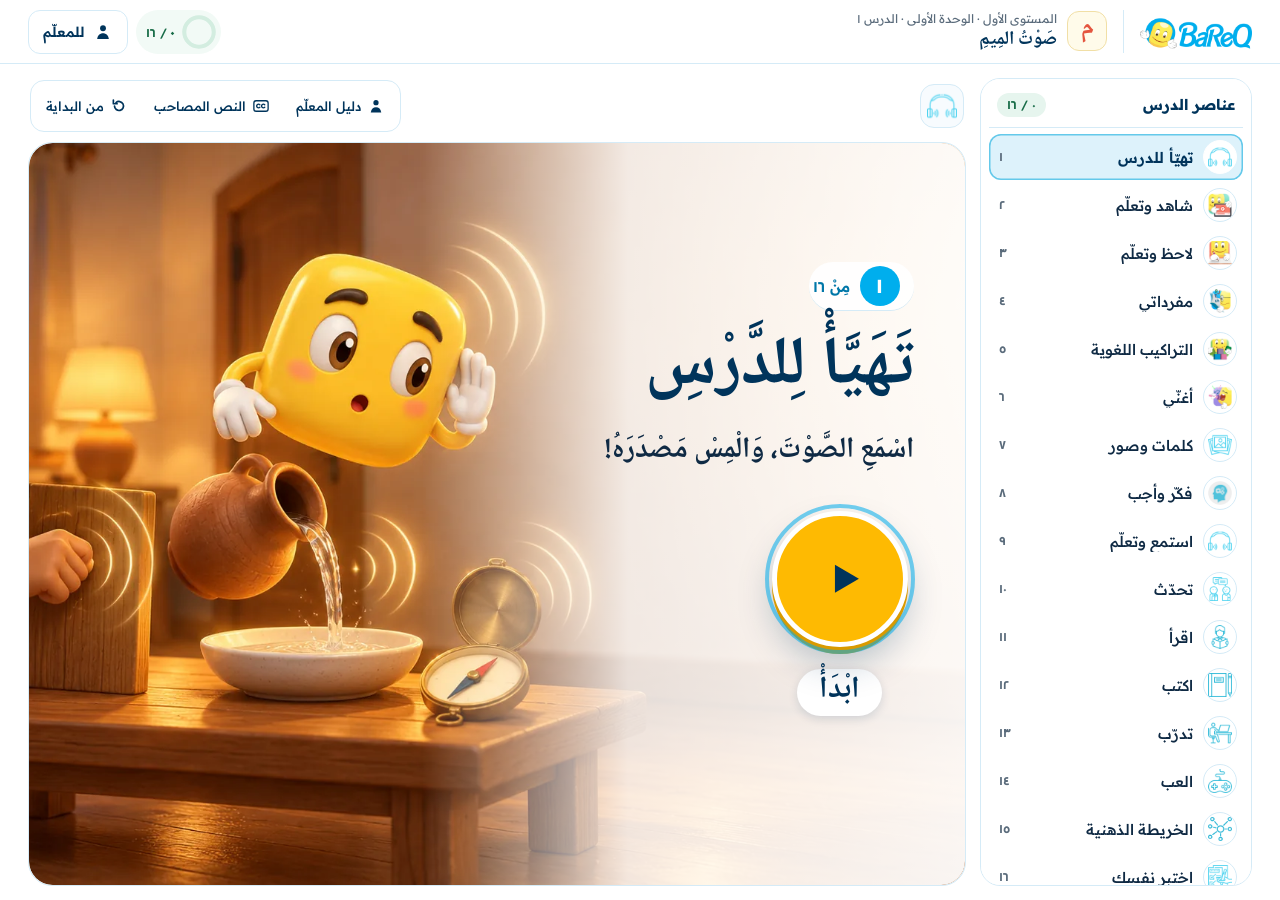
<file: index.html>
<!doctype html>
<html lang="ar" dir="rtl">
<head>
<meta charset="utf-8">
<meta name="viewport" content="width=device-width, initial-scale=1, viewport-fit=cover">
<meta name="theme-color" content="#FFFFFF">
<title>بارق · صوت الميم</title>
<link rel="preload" href="assets/fonts/web/ReadexPro-300-700-arabic.woff2" as="font" type="font/woff2" crossorigin>
<link rel="preload" href="assets/fonts/web/NotoNaskhArabic-500-arabic.woff2" as="font" type="font/woff2" crossorigin>
<meta name="description" content="عيّنة الدرس الأول L1-01-d1 كاملة على هيئة منصّة بارق — 16 عنصراً وخطة الدرس">
<link rel="stylesheet" href="css/fonts.css">
<link rel="stylesheet" href="css/tokens.css">
<link rel="stylesheet" href="css/shell.css">
<link rel="stylesheet" href="css/app.css">
<link rel="stylesheet" href="css/plan.css">
</head>
<body>
<div dir="rtl" lang="ar" class="page-root">
<a class="skip" href="#content">تخطَّ إلى النشاط</a>

<header class="hdr" role="banner">
  <div class="hdr-in">
    <a class="hdr-logo" href="#" id="homeLink" aria-label="بارق — الدرس"><img src="assets/logo/bareq-logo-owner.png" alt="شعار بارق" width="150" height="48"></a>
    <div class="hdr-lesson">
      <span class="hdr-badge" aria-hidden="true">م</span>
      <div class="hdr-lt">
        <p class="hdr-crumb">المستوى الأول · الوحدة الأولى · الدرس ١</p>
        <h1 id="lesson-title" class="hdr-title">صَوْتُ المِيمِ</h1>
      </div>
    </div>
    <div class="hdr-tools">
      <div class="hdr-progress" id="progress" role="img" aria-label="العناصر المنجزة">
        <svg viewBox="0 0 44 44" aria-hidden="true"><circle class="trk" cx="22" cy="22" r="18"/><circle class="val" cx="22" cy="22" r="18"/></svg>
        <span class="hdr-progress-t"><b>٠</b><small>/ ١٦</small></span>
      </div>
      <button type="button" class="hdr-btn hdr-menu-btn" id="menuBtn" aria-expanded="false" aria-controls="lessonMenu"><svg viewBox="0 0 48 48" aria-hidden="true"><rect x="7" y="8" width="13" height="13" rx="3.5"/><rect x="28" y="8" width="13" height="13" rx="3.5"/><rect x="7" y="27" width="13" height="13" rx="3.5"/><rect x="28" y="27" width="13" height="13" rx="3.5"/></svg><span>العناصر</span></button>
      <div class="hdr-adult">
        <button type="button" class="hdr-btn" id="adultBtn" aria-expanded="false" aria-controls="adultMenu" aria-haspopup="true"><svg viewBox="0 0 48 48" aria-hidden="true"><circle cx="24" cy="15" r="7"/><path d="M10 41c1-9 7-14 14-14s13 5 14 14z"/></svg><span>للمعلّم</span></button>
        <div class="hdr-pop" id="adultMenu" hidden role="group" aria-label="أدوات المعلّم">
          <fieldset class="seg" id="ageSeg">
            <legend>عمر الطفل</legend>
            <label><input type="radio" name="age" value="4-6"><span>٤–٦</span></label>
            <label><input type="radio" name="age" value="7-9"><span>٧–٩</span></label>
            <label><input type="radio" name="age" value="10-12"><span>١٠–١٢</span></label>
          </fieldset>
          <a class="hdr-pop-link" id="planBtn" href="#plan"><svg viewBox="0 0 24 24" aria-hidden="true"><path d="M6 3h9l4 4v14H6z M14 3v5h5 M9 12h7 M9 16h7"/></svg><span>خطة الدرس<small>صفحة مستقلّة للمعلّم</small></span></a>
          <button type="button" class="hdr-pop-link is-quiet" id="resetBtn"><svg viewBox="0 0 48 48" aria-hidden="true"><path d="M12 24a12 12 0 1 0 4-9"/><path d="M9 8v10h10"/></svg><span>بدء من جديد<small>يمسح تقدّم الدرس على هذا الجهاز</small></span></button>
          <p class="hdr-pop-note"><b>عيّنة للمراجعة</b> · L1-01-d1 · v0-12 · الصور والمقاطع مولَّدة آلياً، والأصوات مؤقّتة.</p>
        </div>
      </div>
    </div>
  </div>
</header>

<main class="lesson" id="lessonView">
  <div class="lesson-grid">
    <div class="menu-scrim" id="menuScrim" hidden></div>
    <nav class="menu" id="lessonMenu" aria-label="عناصر الدرس">
      <div class="menu-head"><span>عناصر الدرس</span><span class="menu-count" id="menuCount">٠ / ١٦</span><button type="button" class="menu-x" id="menuClose" aria-label="إغلاق"><svg viewBox="0 0 48 48" aria-hidden="true"><path d="M14 14l20 20M34 14 14 34"/></svg></button></div>
      <ul id="menu" class="menu-list"></ul>
    </nav>
    <section id="content" class="content" aria-label="النشاط المفتوح" tabindex="-1"></section>
  </div>
</main>

<article id="plan" class="lp plan-view" aria-label="خطة الدرس" hidden></article>

<footer class="footer">
  <div class="ft-in">
    <span class="ft-logo"><img src="assets/logo/bareq-logo-owner.png" alt="بارق" width="96" height="31"></span>
    <p>منصّة بارق لتعليم القراءة والكتابة بالعربية للأطفال · الحقوق محفوظة © ٢٠٢٦</p>
    <p class="status">عيّنة L1-01-d1 · v0-12 · <b>draft_unapproved</b> · نسخة مراجعة وليست المنصّة الحيّة</p>
  </div>
</footer>
</div>
<script src="js/data.js"></script>
<script src="js/core.js"></script>
<script src="js/godot.js"></script>
<script src="js/video.js"></script>
<script src="js/plan.js"></script>
<script src="js/kit.js"></script>
<script src="js/el/EL01.js"></script>
<script src="js/el/EL02.js"></script>
<script src="js/el/EL03.js"></script>
<script src="js/el/EL04.js"></script>
<script src="js/el/EL05.js"></script>
<script src="js/el/EL06.js"></script>
<script src="js/el/EL07.js"></script>
<script src="js/el/EL08.js"></script>
<script src="js/el/EL09.js"></script>
<script src="js/el/EL10.js"></script>
<script src="js/el/EL11.js"></script>
<script src="js/el/EL12.js"></script>
<script src="js/el/EL13.js"></script>
<script src="js/el/EL14.js"></script>
<script src="js/el/EL15.js"></script>
<script src="js/el/EL16.js"></script>
</body>
</html>
</file>
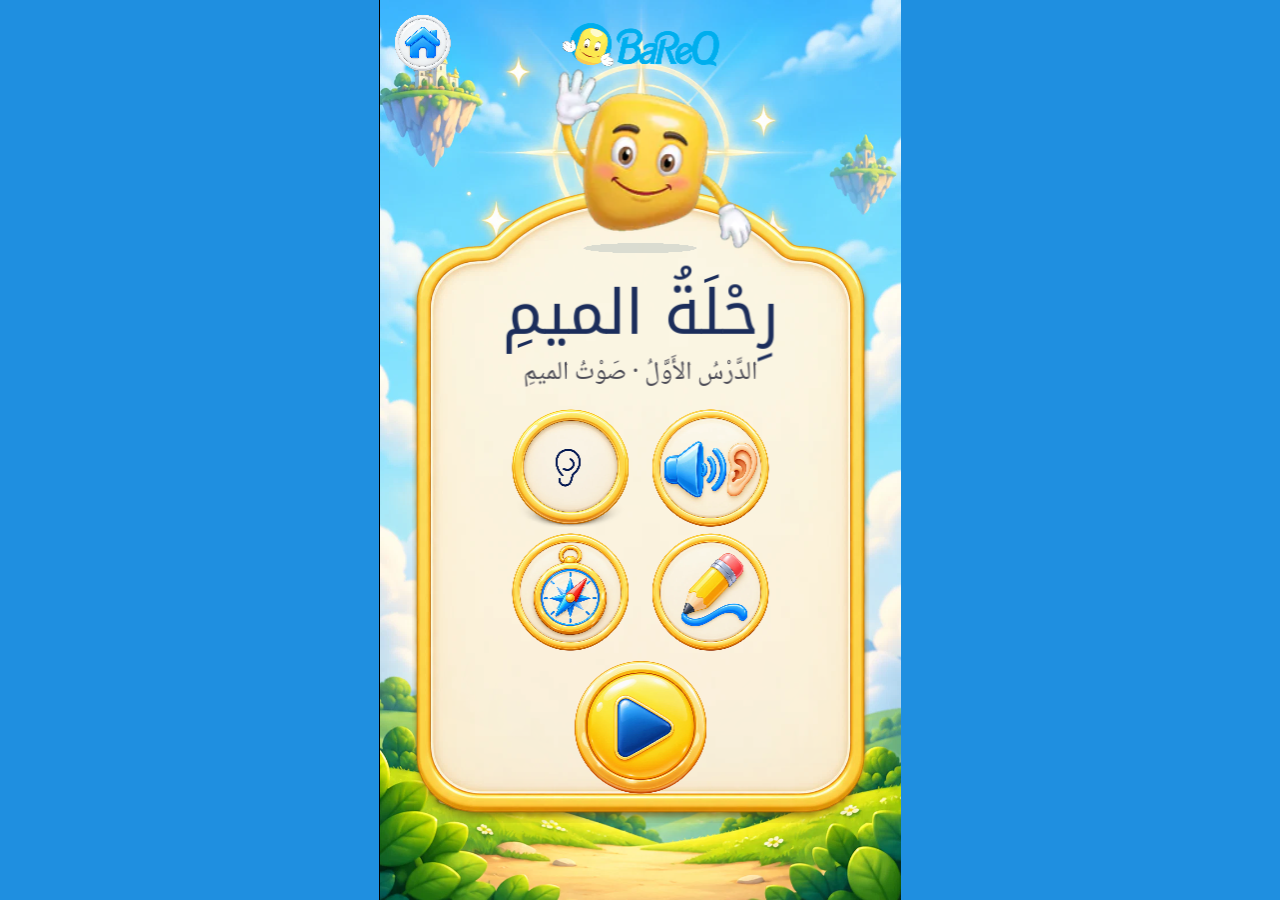
<file: games/meem/index.html>
<!DOCTYPE html>
<html lang="ar" dir="rtl">
<head>
<meta charset="utf-8">
<meta name="viewport" content="width=device-width, initial-scale=1, maximum-scale=1, user-scalable=no">
<title>بارق · رحلة الميم</title>
<style>
html, body, #canvas { margin:0; padding:0; border:0; }
html, body { width:100%; height:100%; overflow:hidden; background:#1f8fe0; touch-action:none; }
body { display:flex; align-items:center; justify-content:center; }
/* the game fills the whole screen (the design frame is centred inside by the engine; the rest is the scene's own
   background continued) — so no black bars; the loader covers the same full screen from the first paint */
/* mobile portrait frame: always the PSD ratio 927:1596, as big as the screen allows, centred */
#canvas, #loader { width:min(100vw, calc(100vh * 927 / 1596)); height:min(100vh, calc(100vw * 1596 / 927)); }
@supports (height: 100dvh) { #canvas, #loader { width:min(100vw, calc(100dvh * 927 / 1596)); height:min(100dvh, calc(100vw * 1596 / 927)); } }
#canvas { display:block; }
#canvas:focus { outline:none; }
#loader { position:fixed; left:50%; top:50%; transform:translate(-50%,-50%); display:flex; flex-direction:column; align-items:center; justify-content:center;
  background:radial-gradient(circle at 50% 40%, #3aa6f2 0%, #1f8fe0 55%, #1576c4 100%); z-index:10; font-family:Tahoma, Arial, sans-serif; }
#loader .logo { display:flex; align-items:center; gap:12px; direction:ltr; }
#loader .bq { width:min(34vw,170px); animation:hop 1.1s ease-in-out infinite; transform-origin:50% 100%; }
#loader .tx { width:min(26vw,130px); }
#loader .bar { margin-top:28px; width:min(62vw,320px); height:18px; border-radius:12px; background:rgba(255,255,255,.28);
  box-shadow:inset 0 2px 4px rgba(0,0,0,.15); overflow:hidden; }
#loader .fill { height:100%; width:6%; border-radius:12px; background:linear-gradient(#ffd452,#f7a21b); transition:width .2s; }
#loader .msg { margin-top:14px; color:#fff; font-size:18px; text-shadow:0 1px 2px rgba(0,0,0,.25); }
#loader .err { display:none; margin-top:16px; width:min(84vw,360px); background:#fff7e6; color:#5a2a00; border-radius:18px; padding:16px 16px 12px; text-align:center;
  box-shadow:0 8px 24px rgba(0,30,60,.25); font-family:Tahoma, Arial, sans-serif; }
#loader .err p { margin:0 0 12px; font-size:17px; line-height:1.5; }
#loader .err button { display:block; width:100%; min-height:56px; border:0; border-radius:999px; background:#ffd452; color:#00345b; font:700 20px/1.2 Tahoma, Arial, sans-serif;
  box-shadow:0 4px 0 #e0a100; cursor:pointer; touch-action:manipulation; }
#loader .err button:focus-visible { outline:3px solid #00345b; outline-offset:3px; }
#loader .err code { display:block; margin-top:10px; direction:ltr; text-align:left; font:11px/1.35 ui-monospace, Menlo, Consolas, monospace; color:#7a5a3a;
  word-break:break-word; max-height:6.8em; overflow:hidden; opacity:.85; }
#loader.is-err .bq { animation:none; } #loader.is-err .bar { display:none; }
@keyframes hop { 0%,100%{transform:translateY(0) scale(1,1)} 40%{transform:translateY(-16px) scale(.97,1.04)} 55%{transform:translateY(0) scale(1.05,.95)} }
</style>
<link id="-gd-engine-icon" rel="icon" type="image/png" href="index.icon.png" />
<link rel="apple-touch-icon" href="index.apple-touch-icon.png"/>

</head>
<body>
<canvas id="canvas">HTML5 canvas appears to be unsupported in the current browser.</canvas>
<div id="loader">
  <div class="logo"><img class="bq" src="[data-uri]" alt=""><img class="tx" src="[data-uri]" alt=""></div>
  <div class="bar"><div class="fill" id="fill"></div></div>
  <div class="msg" id="msg">جارٍ التحميل…</div>
  <div class="err" id="err"></div>
</div>
<script>
/* بارق: معاملات المحطّة تصل بعد # (أثبت في بيئة النشر) فتُنقل إلى ?station=… قبل بدء المحرّك */
(function () { try { var h = location.hash.slice(1); if (h && /station=/.test(h) && !location.search) history.replaceState(null, '', location.pathname + '?' + h); } catch (e) {} })();
</script>
<script>
/* بارق: ملفّا البيانات يُنشران بامتداد .wasm (index.pck.wasm · index.gz.wasm) لأن منصّة النشر لا تقبل .pck/.gz — إعادة توجيه الأسماء */
(function () {
  if (!window.fetch) return;
  var f0 = window.fetch.bind(window);
  var map = { 'index.pck': 'index.pck.wasm', 'index.wasm.gz': 'index.gz.wasm' };
  window.fetch = function (input, init) {
    var url = typeof input === 'string' ? input : (input && input.url) || String(input);
    var clean = url.split('?')[0].split('#')[0], name = clean.split('/').pop();
    if (map[name]) return f0(clean.slice(0, clean.length - name.length) + map[name], init);
    return f0(input, init);
  };
})();
</script>
<script>
/* the activity keeps the exact PSD frame (927x1596): canvas box = CSS above, backing store = box x devicePixelRatio,
   capped at 2 (phones report 3: a 3x backing store costs ~2.3x the GPU memory for no visible gain at this art size — iOS) */
(function () {
  var cv = document.getElementById('canvas');
  function fit() {
    var r = cv.getBoundingClientRect(), dpr = Math.min(window.devicePixelRatio || 1, 2);
    cv.width = Math.round(r.width * dpr); cv.height = Math.round(r.height * dpr);
  }
  fit(); window.addEventListener('resize', fit);
})();
</script>
<script>
/* ---- one failure path for everything (v0-12, iOS/iPadOS) ----
   bareqFail(err) shows a short message + a big «العودة إلى الدرس» button + a small LTR technical line, tells the lesson
   page {bq:'error', fatal:true} (it switches to the HTML version by itself) and remembers the failure for this browser
   session (sessionStorage «bq-godot-fail», read by the page's BQ.ui.godotOK()) so the other elements go straight to HTML.
   Sources: Engine.getMissingFeatures · startGame rejection · uncaught errors / rejections before start (e.g. a failed
   WebAssembly.instantiateStreaming, which Godot's loader does not catch) · a wasm trap/abort after start (OOM …) ·
   WebGL context loss (Godot only alert()s) · a non-zero engine exit. */
(function () {
  var started = false, failed = false;
  window.bareqStarted = function () { started = true; };
  function q(k) { try { return new URLSearchParams(location.search || location.hash.slice(1)).get(k) || ''; } catch (e) { return ''; } }
  var EL = { recall: 'EL01', listen: 'EL13', write: 'EL12', compass: 'EL15', play: 'EL14', journey: 'EL14' };
  function detail(err) {
    var m = !err ? 'unknown' : (err.name && err.message ? err.name + ': ' + err.message : String(err.message || err));
    m = String(m).split('\n')[0].slice(0, 160);
    var ua = navigator.userAgent, os = (ua.match(/(iPad|iPhone|Android|Mac OS X|Windows NT|Linux)[^;)]*/) || [''])[0];
    var v = (ua.match(/(Version|CriOS|Chrome|Firefox|FxiOS|EdgiOS)\/[\d.]+/) || [''])[0];
    var mem = '';
    try { if (window.__bqMem) mem = ' · heap ' + Math.round(window.__bqMem.buffer.byteLength / 1048576) + 'MB'; } catch (e) {}
    return m + ' · ' + os.replace(/(\d)_(\d)/g, '$1.$2') + ' ' + v + mem + (navigator.maxTouchPoints > 1 ? ' · touch' : '');
  }
  window.bareqFail = function (err, why) {
    if (failed) return; failed = true;
    try { console.error('[bq] game failed:', why || '', err); } catch (e) {}
    var d = detail(err);
    var embedded = window.parent && window.parent !== window;
    try { sessionStorage.setItem('bq-godot-fail', JSON.stringify({ t: Date.now(), why: why || 'error', d: d })); } catch (e) {}
    try { if (embedded) window.parent.postMessage({ bq: 'error', fatal: true, why: why || 'error', message: d, station: q('station') }, '*'); } catch (e) {}
    var loader = document.getElementById('loader');
    if (!loader) {        // the loader is gone (the game had started): bring it back as the error screen
      loader = document.createElement('div'); loader.id = 'loader';
      loader.innerHTML = '<div class="msg" id="msg"></div><div class="err" id="err"></div>'; document.body.appendChild(loader);
    }
    loader.style.opacity = '1'; loader.classList.add('is-err');
    var msg = document.getElementById('msg'); if (msg) msg.style.display = 'none';
    var box = document.getElementById('err');
    box.innerHTML = '';
    var p = document.createElement('p'); p.textContent = 'تعذّر تشغيل اللعبة على هذا الجهاز. النسخة الخفيفة من النشاط تعمل في الدرس.';
    var b = document.createElement('button'); b.type = 'button'; b.textContent = 'العودة إلى الدرس';
    b.onclick = function () {
      if (embedded) { try { window.parent.postMessage({ bq: 'error', fatal: true, why: 'back', station: q('station') }, '*'); } catch (e) {} return; }
      location.href = '../../index.html' + (EL[q('station')] ? '#' + EL[q('station')] : '');
    };
    var c = document.createElement('code'); c.textContent = d;
    box.appendChild(p); box.appendChild(b); box.appendChild(c); box.style.display = 'block';
    try { b.focus(); } catch (e) {}
  };
  function fatal(e) {
    var m = String(e && (e.message || e) || '');
    return !started || /RuntimeError|Aborted|out of memory|Out of bounds|unreachable|memory access/i.test(m) || (e && e.name === 'RuntimeError');
  }
  window.addEventListener('error', function (ev) { var e = ev.error || ev.message; if (fatal(e)) window.bareqFail(e, 'error'); });
  window.addEventListener('unhandledrejection', function (ev) { if (fatal(ev.reason)) window.bareqFail(ev.reason, 'rejection'); });
  var al = window.alert;   // Godot reports a lost WebGL context with alert() — on iOS that is memory pressure: no dead modal, the error screen
  window.alert = function (m) { if (/WebGL context lost/i.test(String(m))) { window.bareqFail(new Error('WebGL context lost'), 'webgl-lost'); return; } return al.apply(window, arguments); };
  /* the engine memory, for the technical line (and the tests) */
  ['instantiateStreaming', 'instantiate'].forEach(function (k) {
    var f = window.WebAssembly && WebAssembly[k]; if (!f) return;
    WebAssembly[k] = function () {
      return f.apply(this, arguments).then(function (r) {
        try { var x = (r.instance || r).exports; for (var n in x) if (x[n] instanceof WebAssembly.Memory) window.__bqMem = x[n]; } catch (e) {}
        return r;
      });
    };
  });
})();
</script>
<script>
/* ---- faster ONLINE loading (v0-12: streaming, WebKit-safe) ----
   1) the Godot engine (index.wasm, ~40 MB) is published compressed (index.gz.wasm, ~10 MB) and unpacked in the browser
      with DecompressionStream as a STREAM — no 40 MB ArrayBuffer copies in JS (v0-11 held 2–3 copies at once: iOS memory).
   2) the unpacked stream is written straight into the Cache API under ONE shared key and the engine is then served from
      that cache entry, so every other Bareq activity on the same site starts without downloading the engine again.
   No DecompressionStream / no streams / no Cache → the plain gz-less path (index.wasm) or a stream without cache.
   GitHub Pages also gzips *.wasm on the wire by itself (Content-Encoding: gzip), so index.gz.wasm costs ~10 MB once. */
window.bareqOnline = function () {
  window.BAREQ_ONLINE = true;   // the plain gz shim further down stands aside: this wrapper handles index.wasm itself (gz + cache)
  var WASM_SIZE = 39514754;
  var KEY = location.origin + '/__bareq_engine__/godot-4.7.2-' + WASM_SIZE + '.wasm';
  var nativeFetch = window.fetch.bind(window);
  var canStream = typeof DecompressionStream === 'function' && typeof ReadableStream === 'function' && !!ReadableStream.prototype.pipeThrough;
  function nameOf(u) { return String(u).split('/').pop().split('?')[0].split('#')[0]; }
  function headers() { return { 'Content-Type': 'application/wasm', 'Content-Length': String(WASM_SIZE) }; }
  window.bareqProgress = window.bareqProgress || function () {};
  function gz(url) {
    // compressed engine → decompressed stream Response (download progress = compressed bytes)
    return nativeFetch(url + '.gz').then(function (r) {
      if (!r.ok || !r.body) throw new Error('gz ' + r.status);
      var total = +r.headers.get('Content-Length') || 10100000, got = 0, rd = r.body.getReader();
      var counted = new ReadableStream({ pull: function (ctl) {
        return rd.read().then(function (x) {
          if (x.done) { ctl.close(); return; }
          got += x.value.length; window.bareqProgress('dl', Math.min(1, got / total));
          ctl.enqueue(x.value);
        });
      } });
      return new Response(counted.pipeThrough(new DecompressionStream('gzip')), { status: 200, headers: headers() });
    });
  }
  function plain(url) { return nativeFetch(url); }
  function engine(url) {
    if (!canStream) return plain(url);
    var open = window.caches && window.isSecureContext !== false ? caches.open('bareq-engine').catch(function () { return null; }) : Promise.resolve(null);
    return open.then(function (c) {
      if (!c) return gz(url).catch(function () { return plain(url); });
      return c.match(KEY).catch(function () { return null; }).then(function (hit) {
        if (hit) { window.bareqProgress('dl', 1); return hit; }
        return gz(url).then(function (resp) {
          // stream → cache (no JS copy), then serve the cached entry; a cache failure (quota, private mode) → stream again
          return c.put(KEY, resp).then(function () { return c.match(KEY); }).then(function (r) {
            if (!r) throw new Error('cache miss after put');
            return r;
          }).catch(function () { try { c.delete(KEY); } catch (e) {} return gz(url); });
        }, function () { return plain(url); });
      });
    });
  }
  window.fetch = function (input, init) {
    var url = typeof input === 'string' ? input : (input && input.url) || String(input);
    if (nameOf(url) === 'index.wasm') return engine(url);
    return nativeFetch(input, init);
  };
};
</script>
<script>
/* ---- works when opened directly from disk (file://) or from a local app asset folder:
   the engine files are embedded in index.embed.js and served to the engine from memory ---- */
window.BAREQ_EMBED = window.BAREQ_EMBED || {};
window.BAREQ_EMBED_TXT = window.BAREQ_EMBED_TXT || {};
(function () {
  var local = location.protocol === 'file:' || location.protocol === 'content:';
  window.BAREQ_LOCAL = local;
  if (!local) { if (window.fetch && window.bareqOnline) window.bareqOnline(); return; }
  document.write('<script src="index.embed.js"><\/script>');
  var nativeFetch = window.fetch ? window.fetch.bind(window) : null;
  function b64(s) { var bin = atob(s), n = bin.length, u = new Uint8Array(n); for (var i = 0; i < n; i++) u[i] = bin.charCodeAt(i); return u; }
  function nameOf(u) { return String(u).split('/').pop().split('?')[0].split('#')[0]; }
  window.fetch = function (input, init) {
    var url = typeof input === 'string' ? input : (input && input.url) || String(input);
    var n = nameOf(url), e = window.BAREQ_EMBED[n];
    if (e !== undefined) {
      if (typeof e === 'string') { e = b64(e); window.BAREQ_EMBED[n] = e; }
      var type = n.slice(-5) === '.wasm' ? 'application/wasm' : 'application/octet-stream';
      return Promise.resolve(new Response(e, { status: 200, headers: { 'Content-Type': type, 'Content-Length': String(e.length) } }));
    }
    return nativeFetch(input, init);
  };
  if (window.AudioWorklet && AudioWorklet.prototype.addModule) {
    var add = AudioWorklet.prototype.addModule;
    AudioWorklet.prototype.addModule = function (url, opts) {
      var src = window.BAREQ_EMBED_TXT[nameOf(url)];
      if (src) url = 'data:text/javascript;base64,' + btoa(unescape(encodeURIComponent(src)));
      return add.call(this, url, opts);
    };
  }
})();
</script>
<script>
/* بارق: احتياط فقط حين لا يعمل bareqOnline (أعلاه) — يفكّ index.wasm.gz دفقاً بلا ذاكرة مؤقّتة. */
(function () {
  if (window.BAREQ_LOCAL || window.BAREQ_ONLINE || !window.fetch || typeof DecompressionStream !== 'function') return;
  var f = window.fetch.bind(window);
  window.fetch = function (input, init) {
    var url = typeof input === 'string' ? input : (input && input.url) || String(input);
    if (/index\.wasm(\?|#|$)/.test(url)) {
      return f(url.replace('index.wasm', 'index.wasm.gz'), init).then(function (r) {
        if (!r.ok || !r.body) return f(input, init);
        return new Response(r.body.pipeThrough(new DecompressionStream('gzip')), { status: 200, headers: { 'Content-Type': 'application/wasm' } });
      });
    }
    return f(input, init);
  };
})();
</script>
<script src="index.js"></script>
<script>
const GODOT_CONFIG = {"args":[],"canvasResizePolicy":0,"emscriptenPoolSize":8,"ensureCrossOriginIsolationHeaders":false,"executable":"index","experimentalVK":false,"fileSizes":{"index.pck":8614372,"index.wasm":39514754},"focusCanvas":true,"gdextensionLibs":[],"godotPoolSize":4};
const GODOT_THREADS_ENABLED = false;
(function () {
  var fill = document.getElementById('fill'), shown = 0.04, dl = 0, gd = 0, sent = 0;
  var embedded = window.parent && window.parent !== window;
  function paint() {
    var f = Math.max(shown, 0.55 * dl + 0.45 * gd);   // one monotonic bar: engine download, then what Godot reads
    if (f <= shown && shown > 0.04) return; shown = f;
    if (fill) fill.style.width = Math.max(6, Math.round(f * 100)) + '%';
    if (embedded && f - sent >= 0.05) { sent = f; try { window.parent.postMessage({ bq: 'progress', p: Math.round(f * 100) / 100 }, '*'); } catch (e) {} }
  }
  window.bareqProgress = function (k, f) { if (k === 'dl') dl = f; paint(); };
  // can this frame play sound before a touch inside it? (iOS: no — the game then repeats a missed line at the first touch)
  try { var AC = window.AudioContext || window.webkitAudioContext; if (AC) { var ac = new AC(); window.__bqAudio = ac.state; if (ac.close) ac.close(); } } catch (e) { window.__bqAudio = 'error'; }
  var missing = Engine.getMissingFeatures({ threads: GODOT_THREADS_ENABLED });
  if (missing.length !== 0) { window.bareqFail(new Error('missing: ' + missing.join(' / ')), 'features'); return; }
  var cfg = {}; for (var k in GODOT_CONFIG) cfg[k] = GODOT_CONFIG[k];
  cfg.onExit = function (code) { if (code) window.bareqFail(new Error('engine exit ' + code), 'exit'); };
  var engine = new Engine(cfg);
  engine.startGame({
    onProgress: function (cur, total) { if (cur > 0 && total > 0) { gd = cur / total; paint(); } }
  }).then(function () {
    window.bareqStarted();
    if (fill) fill.style.width = '100%';
    var loader = document.getElementById('loader');
    if (!loader || loader.classList.contains('is-err')) return;
    loader.style.transition = 'opacity .35s'; loader.style.opacity = '0';
    setTimeout(function () { if (!loader.classList.contains('is-err')) loader.remove(); }, 380);
  }, function (err) { window.bareqFail(err, 'start'); });
})();
</script>
</body>
</html>
</file>
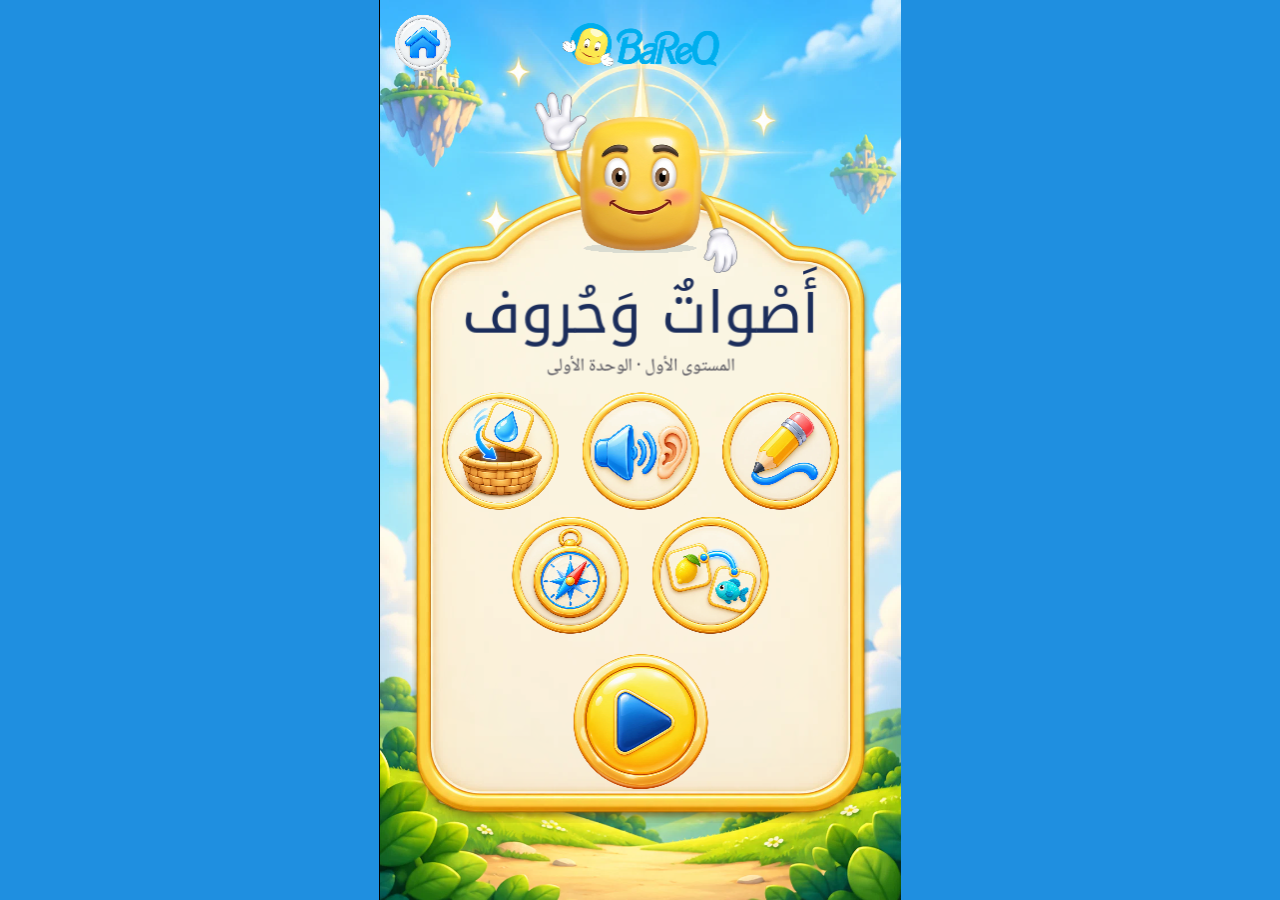
<file: games/rehla/index.html>
<!DOCTYPE html>
<html lang="ar" dir="rtl">
<head>
<meta charset="utf-8">
<meta name="viewport" content="width=device-width, initial-scale=1, maximum-scale=1, user-scalable=no">
<title>بارق · رحلة الميم</title>
<style>
html, body, #canvas { margin:0; padding:0; border:0; }
html, body { width:100%; height:100%; overflow:hidden; background:#1f8fe0; touch-action:none; }
body { display:flex; align-items:center; justify-content:center; }
/* the game fills the whole screen (the design frame is centred inside by the engine; the rest is the scene's own
   background continued) — so no black bars; the loader covers the same full screen from the first paint */
/* mobile portrait frame: always the PSD ratio 927:1596, as big as the screen allows, centred */
#canvas, #loader { width:min(100vw, calc(100vh * 927 / 1596)); height:min(100vh, calc(100vw * 1596 / 927)); }
@supports (height: 100dvh) { #canvas, #loader { width:min(100vw, calc(100dvh * 927 / 1596)); height:min(100dvh, calc(100vw * 1596 / 927)); } }
#canvas { display:block; }
#canvas:focus { outline:none; }
#loader { position:fixed; left:50%; top:50%; transform:translate(-50%,-50%); display:flex; flex-direction:column; align-items:center; justify-content:center;
  background:radial-gradient(circle at 50% 40%, #3aa6f2 0%, #1f8fe0 55%, #1576c4 100%); z-index:10; font-family:Tahoma, Arial, sans-serif; }
#loader .logo { display:flex; align-items:center; gap:12px; direction:ltr; }
#loader .bq { width:min(34vw,170px); animation:hop 1.1s ease-in-out infinite; transform-origin:50% 100%; }
#loader .tx { width:min(26vw,130px); }
#loader .bar { margin-top:28px; width:min(62vw,320px); height:18px; border-radius:12px; background:rgba(255,255,255,.28);
  box-shadow:inset 0 2px 4px rgba(0,0,0,.15); overflow:hidden; }
#loader .fill { height:100%; width:6%; border-radius:12px; background:linear-gradient(#ffd452,#f7a21b); transition:width .2s; }
#loader .msg { margin-top:14px; color:#fff; font-size:18px; text-shadow:0 1px 2px rgba(0,0,0,.25); }
#loader .err { display:none; margin-top:16px; width:min(84vw,360px); background:#fff7e6; color:#5a2a00; border-radius:18px; padding:16px 16px 12px; text-align:center;
  box-shadow:0 8px 24px rgba(0,30,60,.25); font-family:Tahoma, Arial, sans-serif; }
#loader .err p { margin:0 0 12px; font-size:17px; line-height:1.5; }
#loader .err button { display:block; width:100%; min-height:56px; border:0; border-radius:999px; background:#ffd452; color:#00345b; font:700 20px/1.2 Tahoma, Arial, sans-serif;
  box-shadow:0 4px 0 #e0a100; cursor:pointer; touch-action:manipulation; }
#loader .err button:focus-visible { outline:3px solid #00345b; outline-offset:3px; }
#loader .err code { display:block; margin-top:10px; direction:ltr; text-align:left; font:11px/1.35 ui-monospace, Menlo, Consolas, monospace; color:#7a5a3a;
  word-break:break-word; max-height:6.8em; overflow:hidden; opacity:.85; }
#loader.is-err .bq { animation:none; } #loader.is-err .bar { display:none; }
@keyframes hop { 0%,100%{transform:translateY(0) scale(1,1)} 40%{transform:translateY(-16px) scale(.97,1.04)} 55%{transform:translateY(0) scale(1.05,.95)} }
</style>
<link id="-gd-engine-icon" rel="icon" type="image/png" href="index.icon.png" />
<link rel="apple-touch-icon" href="index.apple-touch-icon.png"/>

</head>
<body>
<canvas id="canvas">HTML5 canvas appears to be unsupported in the current browser.</canvas>
<div id="loader">
  <div class="logo"><img class="bq" src="[data-uri]" alt=""><img class="tx" src="[data-uri]" alt=""></div>
  <div class="bar"><div class="fill" id="fill"></div></div>
  <div class="msg" id="msg">جارٍ التحميل…</div>
  <div class="err" id="err"></div>
</div>
<script>
/* بارق: معاملات المحطّة تصل بعد # (أثبت في بيئة النشر) فتُنقل إلى ?station=… قبل بدء المحرّك */
(function () { try { var h = location.hash.slice(1); if (h && /station=/.test(h) && !location.search) history.replaceState(null, '', location.pathname + '?' + h); } catch (e) {} })();
</script>
<script>
/* بارق: ملفّا البيانات يُنشران بامتداد .wasm (index.pck.wasm · index.gz.wasm) لأن منصّة النشر لا تقبل .pck/.gz — إعادة توجيه الأسماء */
(function () {
  if (!window.fetch) return;
  var f0 = window.fetch.bind(window);
  var map = { 'index.pck': 'index.pck.wasm', 'index.wasm.gz': 'index.gz.wasm' };
  window.fetch = function (input, init) {
    var url = typeof input === 'string' ? input : (input && input.url) || String(input);
    var clean = url.split('?')[0].split('#')[0], name = clean.split('/').pop();
    if (map[name]) return f0(clean.slice(0, clean.length - name.length) + map[name], init);
    return f0(input, init);
  };
})();
</script>
<script>
/* the activity keeps the exact PSD frame (927x1596): canvas box = CSS above, backing store = box x devicePixelRatio,
   capped at 2 (phones report 3: a 3x backing store costs ~2.3x the GPU memory for no visible gain at this art size — iOS) */
(function () {
  var cv = document.getElementById('canvas');
  function fit() {
    var r = cv.getBoundingClientRect(), dpr = Math.min(window.devicePixelRatio || 1, 2);
    cv.width = Math.round(r.width * dpr); cv.height = Math.round(r.height * dpr);
  }
  fit(); window.addEventListener('resize', fit);
})();
</script>
<script>
/* ---- one failure path for everything (v0-12, iOS/iPadOS) ----
   bareqFail(err) shows a short message + a big «العودة إلى الدرس» button + a small LTR technical line, tells the lesson
   page {bq:'error', fatal:true} (it switches to the HTML version by itself) and remembers the failure for this browser
   session (sessionStorage «bq-godot-fail», read by the page's BQ.ui.godotOK()) so the other elements go straight to HTML.
   Sources: Engine.getMissingFeatures · startGame rejection · uncaught errors / rejections before start (e.g. a failed
   WebAssembly.instantiateStreaming, which Godot's loader does not catch) · a wasm trap/abort after start (OOM …) ·
   WebGL context loss (Godot only alert()s) · a non-zero engine exit. */
(function () {
  var started = false, failed = false;
  window.bareqStarted = function () { started = true; };
  function q(k) { try { return new URLSearchParams(location.search || location.hash.slice(1)).get(k) || ''; } catch (e) { return ''; } }
  var EL = { recall: 'EL01', listen: 'EL13', write: 'EL12', compass: 'EL15', play: 'EL14', journey: 'EL14' };
  function detail(err) {
    var m = !err ? 'unknown' : (err.name && err.message ? err.name + ': ' + err.message : String(err.message || err));
    m = String(m).split('\n')[0].slice(0, 160);
    var ua = navigator.userAgent, os = (ua.match(/(iPad|iPhone|Android|Mac OS X|Windows NT|Linux)[^;)]*/) || [''])[0];
    var v = (ua.match(/(Version|CriOS|Chrome|Firefox|FxiOS|EdgiOS)\/[\d.]+/) || [''])[0];
    var mem = '';
    try { if (window.__bqMem) mem = ' · heap ' + Math.round(window.__bqMem.buffer.byteLength / 1048576) + 'MB'; } catch (e) {}
    return m + ' · ' + os.replace(/(\d)_(\d)/g, '$1.$2') + ' ' + v + mem + (navigator.maxTouchPoints > 1 ? ' · touch' : '');
  }
  window.bareqFail = function (err, why) {
    if (failed) return; failed = true;
    try { console.error('[bq] game failed:', why || '', err); } catch (e) {}
    var d = detail(err);
    var embedded = window.parent && window.parent !== window;
    try { sessionStorage.setItem('bq-godot-fail', JSON.stringify({ t: Date.now(), why: why || 'error', d: d })); } catch (e) {}
    try { if (embedded) window.parent.postMessage({ bq: 'error', fatal: true, why: why || 'error', message: d, station: q('station') }, '*'); } catch (e) {}
    var loader = document.getElementById('loader');
    if (!loader) {        // the loader is gone (the game had started): bring it back as the error screen
      loader = document.createElement('div'); loader.id = 'loader';
      loader.innerHTML = '<div class="msg" id="msg"></div><div class="err" id="err"></div>'; document.body.appendChild(loader);
    }
    loader.style.opacity = '1'; loader.classList.add('is-err');
    var msg = document.getElementById('msg'); if (msg) msg.style.display = 'none';
    var box = document.getElementById('err');
    box.innerHTML = '';
    var p = document.createElement('p'); p.textContent = 'تعذّر تشغيل اللعبة على هذا الجهاز. النسخة الخفيفة من النشاط تعمل في الدرس.';
    var b = document.createElement('button'); b.type = 'button'; b.textContent = 'العودة إلى الدرس';
    b.onclick = function () {
      if (embedded) { try { window.parent.postMessage({ bq: 'error', fatal: true, why: 'back', station: q('station') }, '*'); } catch (e) {} return; }
      location.href = '../../index.html' + (EL[q('station')] ? '#' + EL[q('station')] : '');
    };
    var c = document.createElement('code'); c.textContent = d;
    box.appendChild(p); box.appendChild(b); box.appendChild(c); box.style.display = 'block';
    try { b.focus(); } catch (e) {}
  };
  function fatal(e) {
    var m = String(e && (e.message || e) || '');
    return !started || /RuntimeError|Aborted|out of memory|Out of bounds|unreachable|memory access/i.test(m) || (e && e.name === 'RuntimeError');
  }
  window.addEventListener('error', function (ev) { var e = ev.error || ev.message; if (fatal(e)) window.bareqFail(e, 'error'); });
  window.addEventListener('unhandledrejection', function (ev) { if (fatal(ev.reason)) window.bareqFail(ev.reason, 'rejection'); });
  var al = window.alert;   // Godot reports a lost WebGL context with alert() — on iOS that is memory pressure: no dead modal, the error screen
  window.alert = function (m) { if (/WebGL context lost/i.test(String(m))) { window.bareqFail(new Error('WebGL context lost'), 'webgl-lost'); return; } return al.apply(window, arguments); };
  /* the engine memory, for the technical line (and the tests) */
  ['instantiateStreaming', 'instantiate'].forEach(function (k) {
    var f = window.WebAssembly && WebAssembly[k]; if (!f) return;
    WebAssembly[k] = function () {
      return f.apply(this, arguments).then(function (r) {
        try { var x = (r.instance || r).exports; for (var n in x) if (x[n] instanceof WebAssembly.Memory) window.__bqMem = x[n]; } catch (e) {}
        return r;
      });
    };
  });
})();
</script>
<script>
/* ---- faster ONLINE loading (v0-12: streaming, WebKit-safe) ----
   1) the Godot engine (index.wasm, ~40 MB) is published compressed (index.gz.wasm, ~10 MB) and unpacked in the browser
      with DecompressionStream as a STREAM — no 40 MB ArrayBuffer copies in JS (v0-11 held 2–3 copies at once: iOS memory).
   2) the unpacked stream is written straight into the Cache API under ONE shared key and the engine is then served from
      that cache entry, so every other Bareq activity on the same site starts without downloading the engine again.
   No DecompressionStream / no streams / no Cache → the plain gz-less path (index.wasm) or a stream without cache.
   GitHub Pages also gzips *.wasm on the wire by itself (Content-Encoding: gzip), so index.gz.wasm costs ~10 MB once. */
window.bareqOnline = function () {
  window.BAREQ_ONLINE = true;   // the plain gz shim further down stands aside: this wrapper handles index.wasm itself (gz + cache)
  var WASM_SIZE = 39514754;
  var KEY = location.origin + '/__bareq_engine__/godot-4.7.2-' + WASM_SIZE + '.wasm';
  var nativeFetch = window.fetch.bind(window);
  var canStream = typeof DecompressionStream === 'function' && typeof ReadableStream === 'function' && !!ReadableStream.prototype.pipeThrough;
  function nameOf(u) { return String(u).split('/').pop().split('?')[0].split('#')[0]; }
  function headers() { return { 'Content-Type': 'application/wasm', 'Content-Length': String(WASM_SIZE) }; }
  window.bareqProgress = window.bareqProgress || function () {};
  function gz(url) {
    // compressed engine → decompressed stream Response (download progress = compressed bytes)
    return nativeFetch(url + '.gz').then(function (r) {
      if (!r.ok || !r.body) throw new Error('gz ' + r.status);
      var total = +r.headers.get('Content-Length') || 10100000, got = 0, rd = r.body.getReader();
      var counted = new ReadableStream({ pull: function (ctl) {
        return rd.read().then(function (x) {
          if (x.done) { ctl.close(); return; }
          got += x.value.length; window.bareqProgress('dl', Math.min(1, got / total));
          ctl.enqueue(x.value);
        });
      } });
      return new Response(counted.pipeThrough(new DecompressionStream('gzip')), { status: 200, headers: headers() });
    });
  }
  function plain(url) { return nativeFetch(url); }
  function engine(url) {
    if (!canStream) return plain(url);
    var open = window.caches && window.isSecureContext !== false ? caches.open('bareq-engine').catch(function () { return null; }) : Promise.resolve(null);
    return open.then(function (c) {
      if (!c) return gz(url).catch(function () { return plain(url); });
      return c.match(KEY).catch(function () { return null; }).then(function (hit) {
        if (hit) { window.bareqProgress('dl', 1); return hit; }
        return gz(url).then(function (resp) {
          // stream → cache (no JS copy), then serve the cached entry; a cache failure (quota, private mode) → stream again
          return c.put(KEY, resp).then(function () { return c.match(KEY); }).then(function (r) {
            if (!r) throw new Error('cache miss after put');
            return r;
          }).catch(function () { try { c.delete(KEY); } catch (e) {} return gz(url); });
        }, function () { return plain(url); });
      });
    });
  }
  window.fetch = function (input, init) {
    var url = typeof input === 'string' ? input : (input && input.url) || String(input);
    if (nameOf(url) === 'index.wasm') return engine(url);
    return nativeFetch(input, init);
  };
};
</script>
<script>
/* ---- works when opened directly from disk (file://) or from a local app asset folder:
   the engine files are embedded in index.embed.js and served to the engine from memory ---- */
window.BAREQ_EMBED = window.BAREQ_EMBED || {};
window.BAREQ_EMBED_TXT = window.BAREQ_EMBED_TXT || {};
(function () {
  var local = location.protocol === 'file:' || location.protocol === 'content:';
  window.BAREQ_LOCAL = local;
  if (!local) { if (window.fetch && window.bareqOnline) window.bareqOnline(); return; }
  document.write('<script src="index.embed.js"><\/script>');
  var nativeFetch = window.fetch ? window.fetch.bind(window) : null;
  function b64(s) { var bin = atob(s), n = bin.length, u = new Uint8Array(n); for (var i = 0; i < n; i++) u[i] = bin.charCodeAt(i); return u; }
  function nameOf(u) { return String(u).split('/').pop().split('?')[0].split('#')[0]; }
  window.fetch = function (input, init) {
    var url = typeof input === 'string' ? input : (input && input.url) || String(input);
    var n = nameOf(url), e = window.BAREQ_EMBED[n];
    if (e !== undefined) {
      if (typeof e === 'string') { e = b64(e); window.BAREQ_EMBED[n] = e; }
      var type = n.slice(-5) === '.wasm' ? 'application/wasm' : 'application/octet-stream';
      return Promise.resolve(new Response(e, { status: 200, headers: { 'Content-Type': type, 'Content-Length': String(e.length) } }));
    }
    return nativeFetch(input, init);
  };
  if (window.AudioWorklet && AudioWorklet.prototype.addModule) {
    var add = AudioWorklet.prototype.addModule;
    AudioWorklet.prototype.addModule = function (url, opts) {
      var src = window.BAREQ_EMBED_TXT[nameOf(url)];
      if (src) url = 'data:text/javascript;base64,' + btoa(unescape(encodeURIComponent(src)));
      return add.call(this, url, opts);
    };
  }
})();
</script>
<script>
/* بارق: احتياط فقط حين لا يعمل bareqOnline (أعلاه) — يفكّ index.wasm.gz دفقاً بلا ذاكرة مؤقّتة. */
(function () {
  if (window.BAREQ_LOCAL || window.BAREQ_ONLINE || !window.fetch || typeof DecompressionStream !== 'function') return;
  var f = window.fetch.bind(window);
  window.fetch = function (input, init) {
    var url = typeof input === 'string' ? input : (input && input.url) || String(input);
    if (/index\.wasm(\?|#|$)/.test(url)) {
      return f(url.replace('index.wasm', 'index.wasm.gz'), init).then(function (r) {
        if (!r.ok || !r.body) return f(input, init);
        return new Response(r.body.pipeThrough(new DecompressionStream('gzip')), { status: 200, headers: { 'Content-Type': 'application/wasm' } });
      });
    }
    return f(input, init);
  };
})();
</script>
<script src="index.js"></script>
<script>
const GODOT_CONFIG = {"args":[],"canvasResizePolicy":0,"emscriptenPoolSize":8,"ensureCrossOriginIsolationHeaders":false,"executable":"index","experimentalVK":false,"fileSizes":{"index.pck":5695288,"index.wasm":39514754},"focusCanvas":true,"gdextensionLibs":[],"godotPoolSize":4};
const GODOT_THREADS_ENABLED = false;
(function () {
  var fill = document.getElementById('fill'), shown = 0.04, dl = 0, gd = 0, sent = 0;
  var embedded = window.parent && window.parent !== window;
  function paint() {
    var f = Math.max(shown, 0.55 * dl + 0.45 * gd);   // one monotonic bar: engine download, then what Godot reads
    if (f <= shown && shown > 0.04) return; shown = f;
    if (fill) fill.style.width = Math.max(6, Math.round(f * 100)) + '%';
    if (embedded && f - sent >= 0.05) { sent = f; try { window.parent.postMessage({ bq: 'progress', p: Math.round(f * 100) / 100 }, '*'); } catch (e) {} }
  }
  window.bareqProgress = function (k, f) { if (k === 'dl') dl = f; paint(); };
  // can this frame play sound before a touch inside it? (iOS: no — the game then repeats a missed line at the first touch)
  try { var AC = window.AudioContext || window.webkitAudioContext; if (AC) { var ac = new AC(); window.__bqAudio = ac.state; if (ac.close) ac.close(); } } catch (e) { window.__bqAudio = 'error'; }
  var missing = Engine.getMissingFeatures({ threads: GODOT_THREADS_ENABLED });
  if (missing.length !== 0) { window.bareqFail(new Error('missing: ' + missing.join(' / ')), 'features'); return; }
  var cfg = {}; for (var k in GODOT_CONFIG) cfg[k] = GODOT_CONFIG[k];
  cfg.onExit = function (code) { if (code) window.bareqFail(new Error('engine exit ' + code), 'exit'); };
  var engine = new Engine(cfg);
  engine.startGame({
    onProgress: function (cur, total) { if (cur > 0 && total > 0) { gd = cur / total; paint(); } }
  }).then(function () {
    window.bareqStarted();
    if (fill) fill.style.width = '100%';
    var loader = document.getElementById('loader');
    if (!loader || loader.classList.contains('is-err')) return;
    loader.style.transition = 'opacity .35s'; loader.style.opacity = '0';
    setTimeout(function () { if (!loader.classList.contains('is-err')) loader.remove(); }, 380);
  }, function (err) { window.bareqFail(err, 'start'); });
})();
</script>
</body>
</html>
</file>
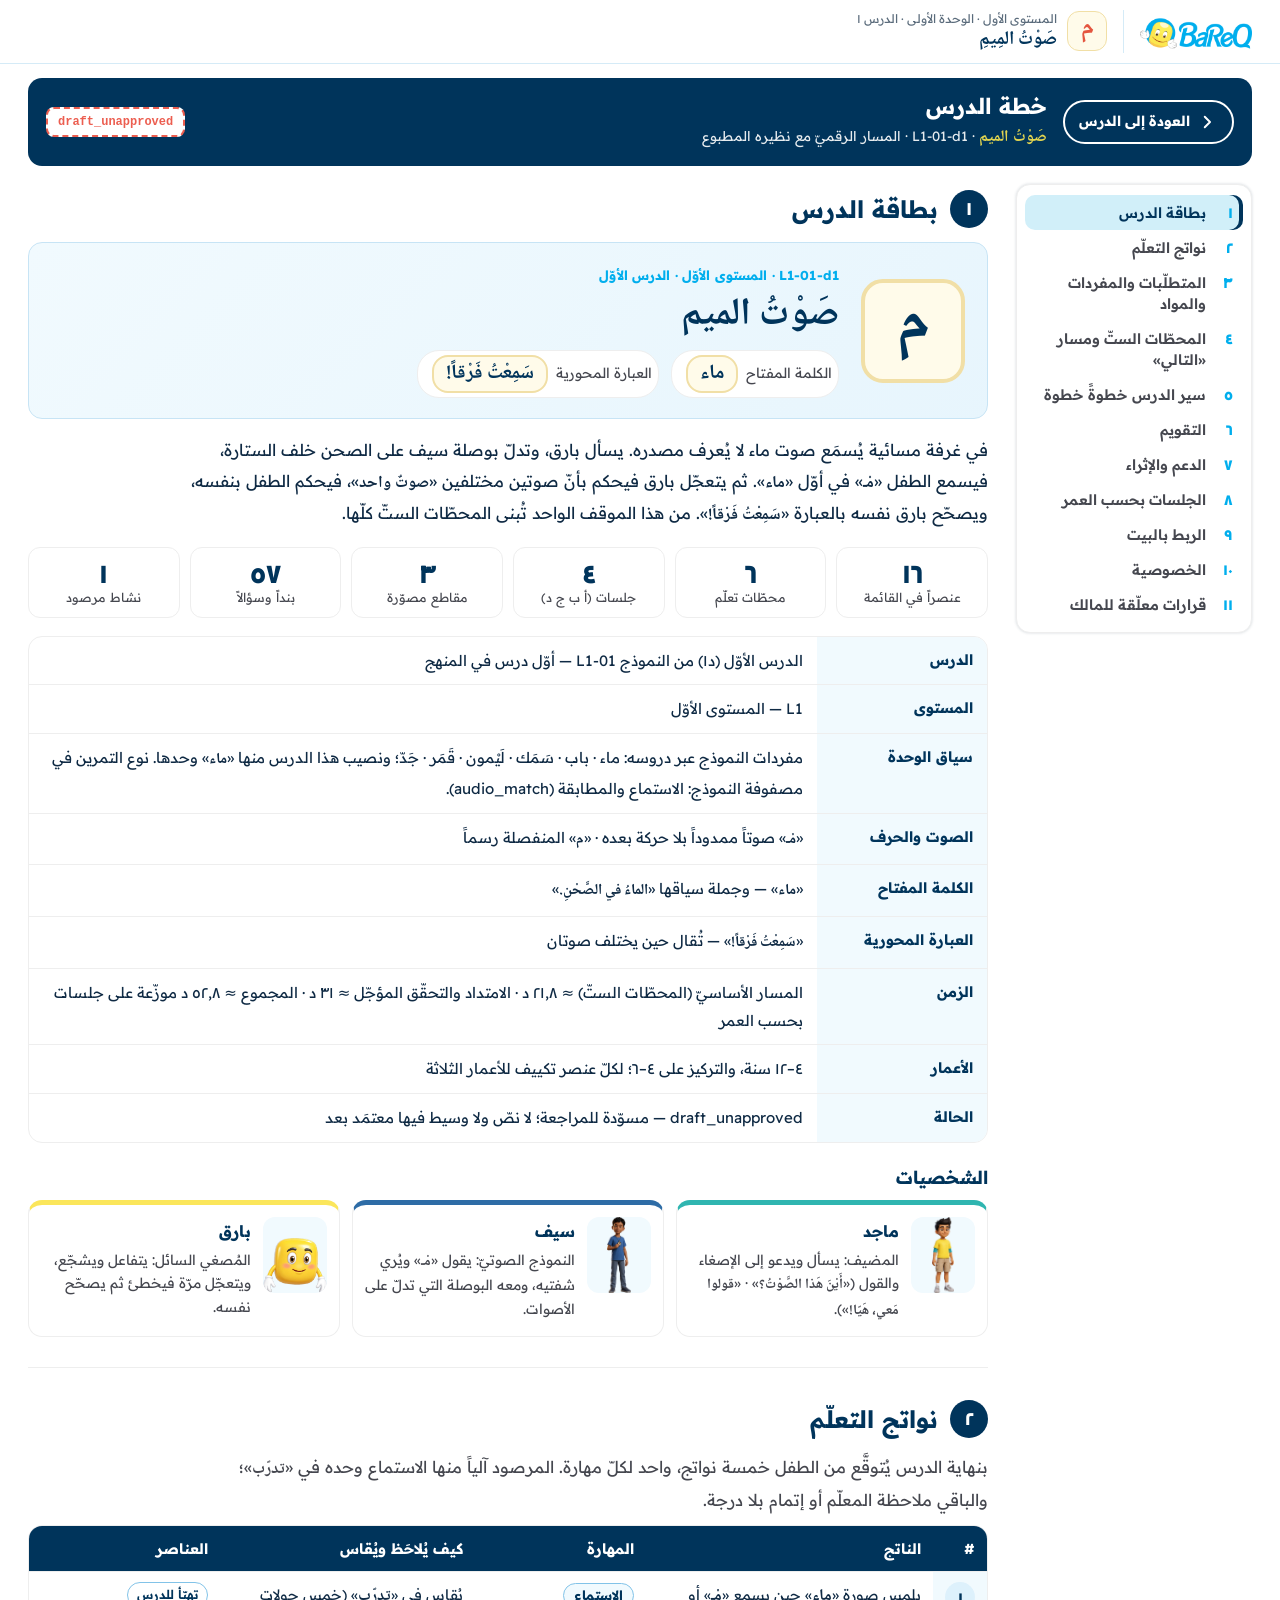
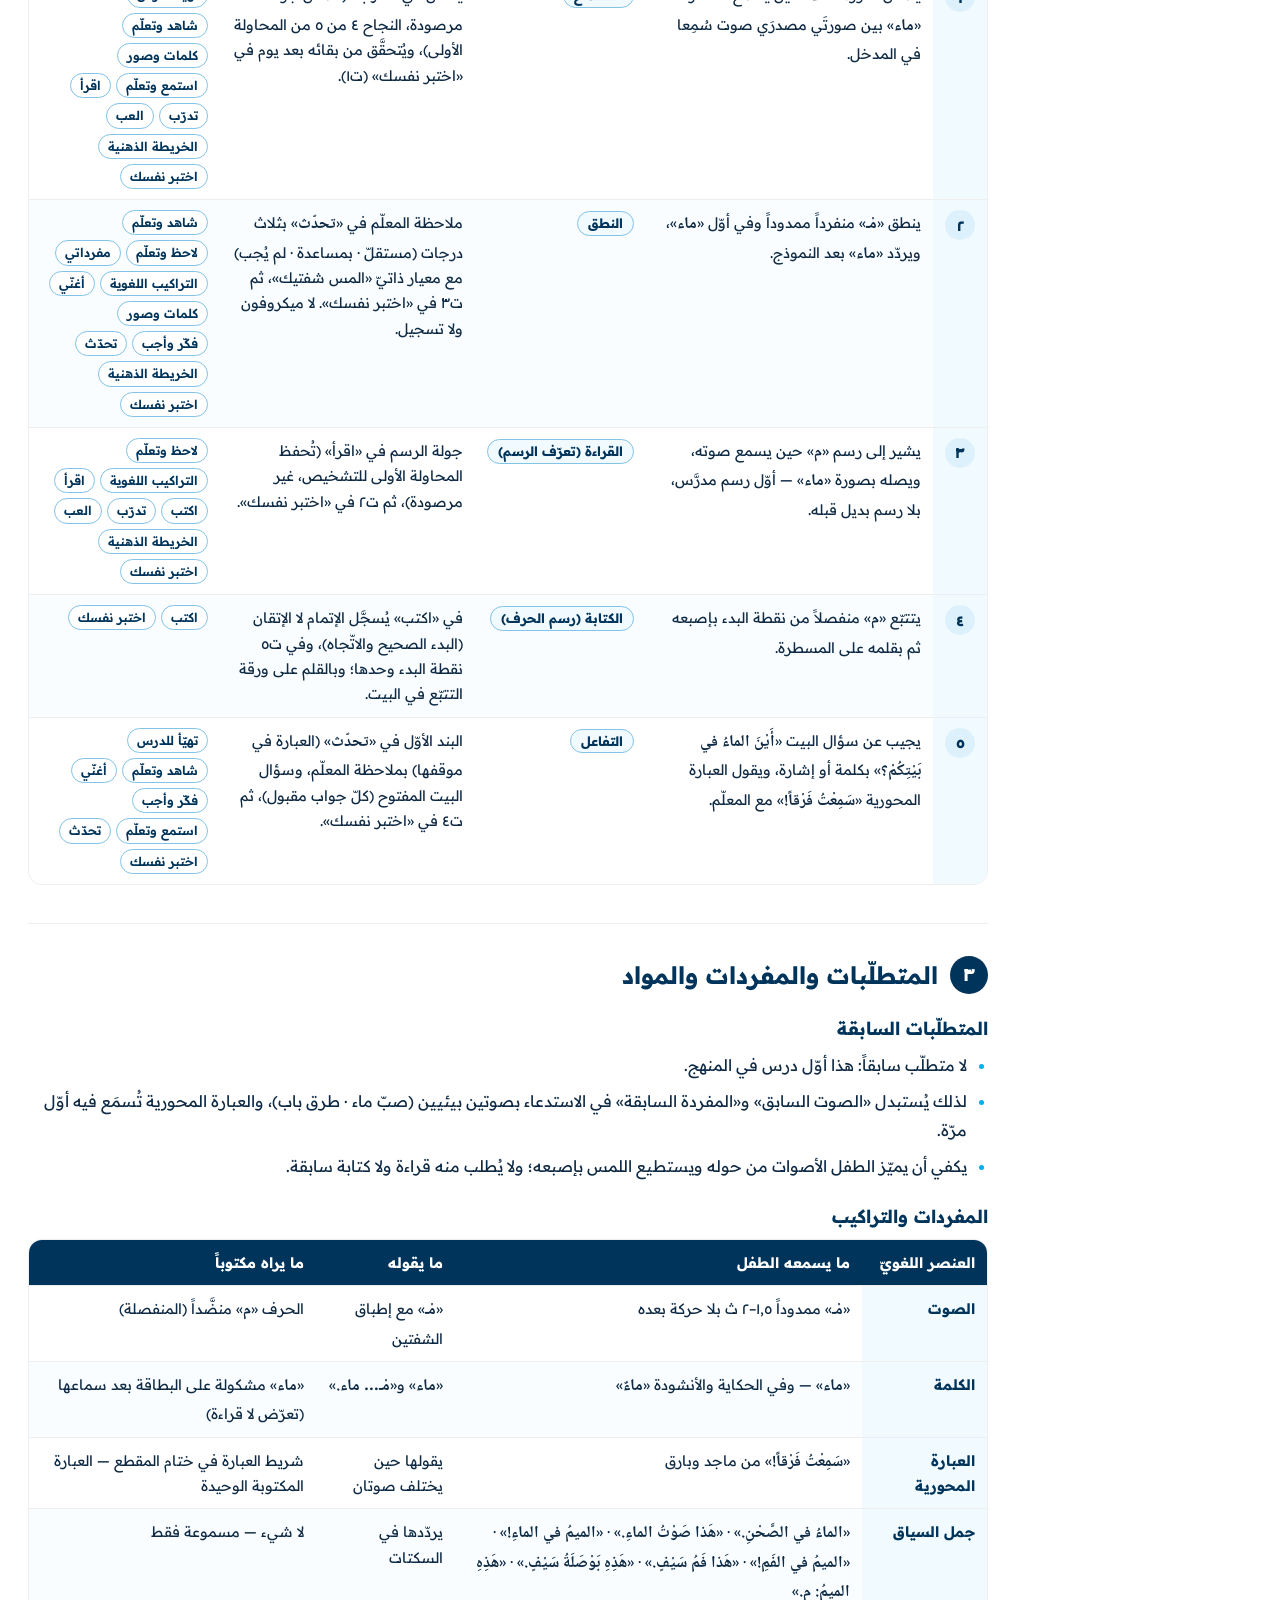
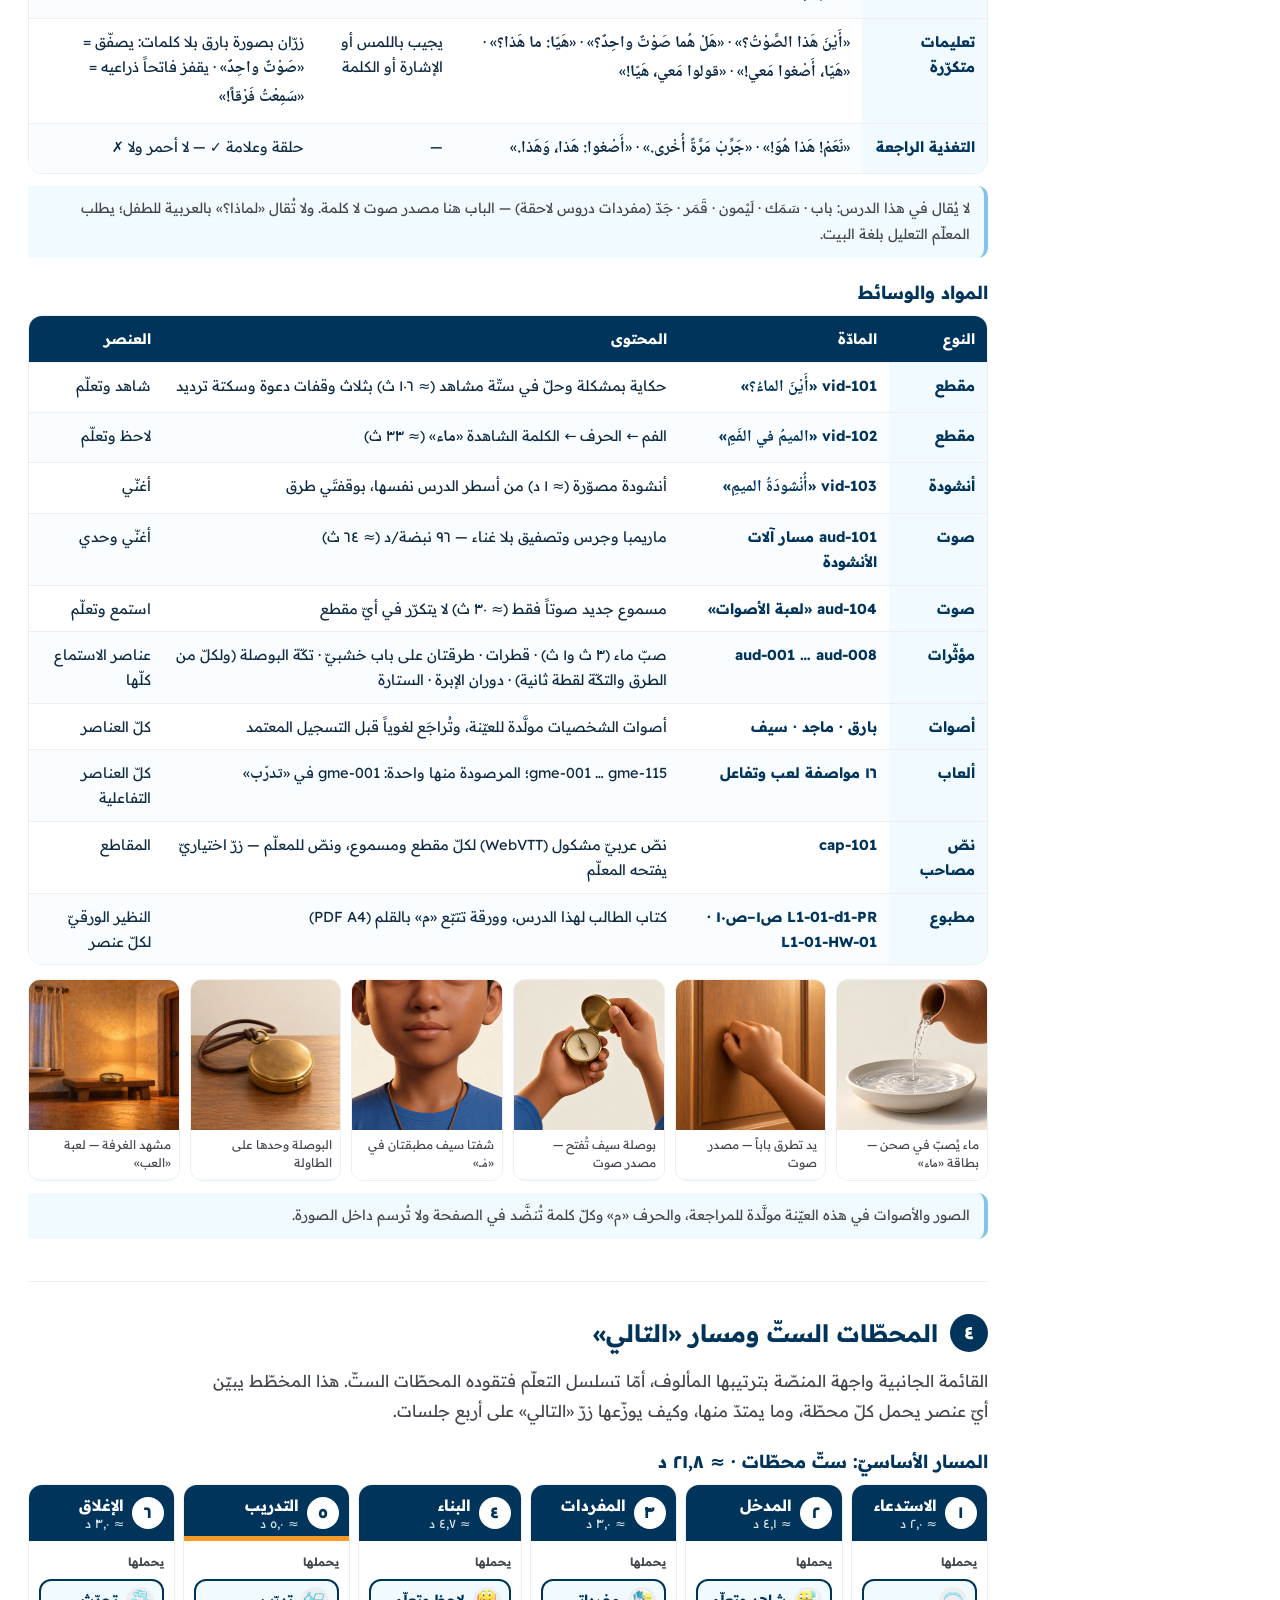
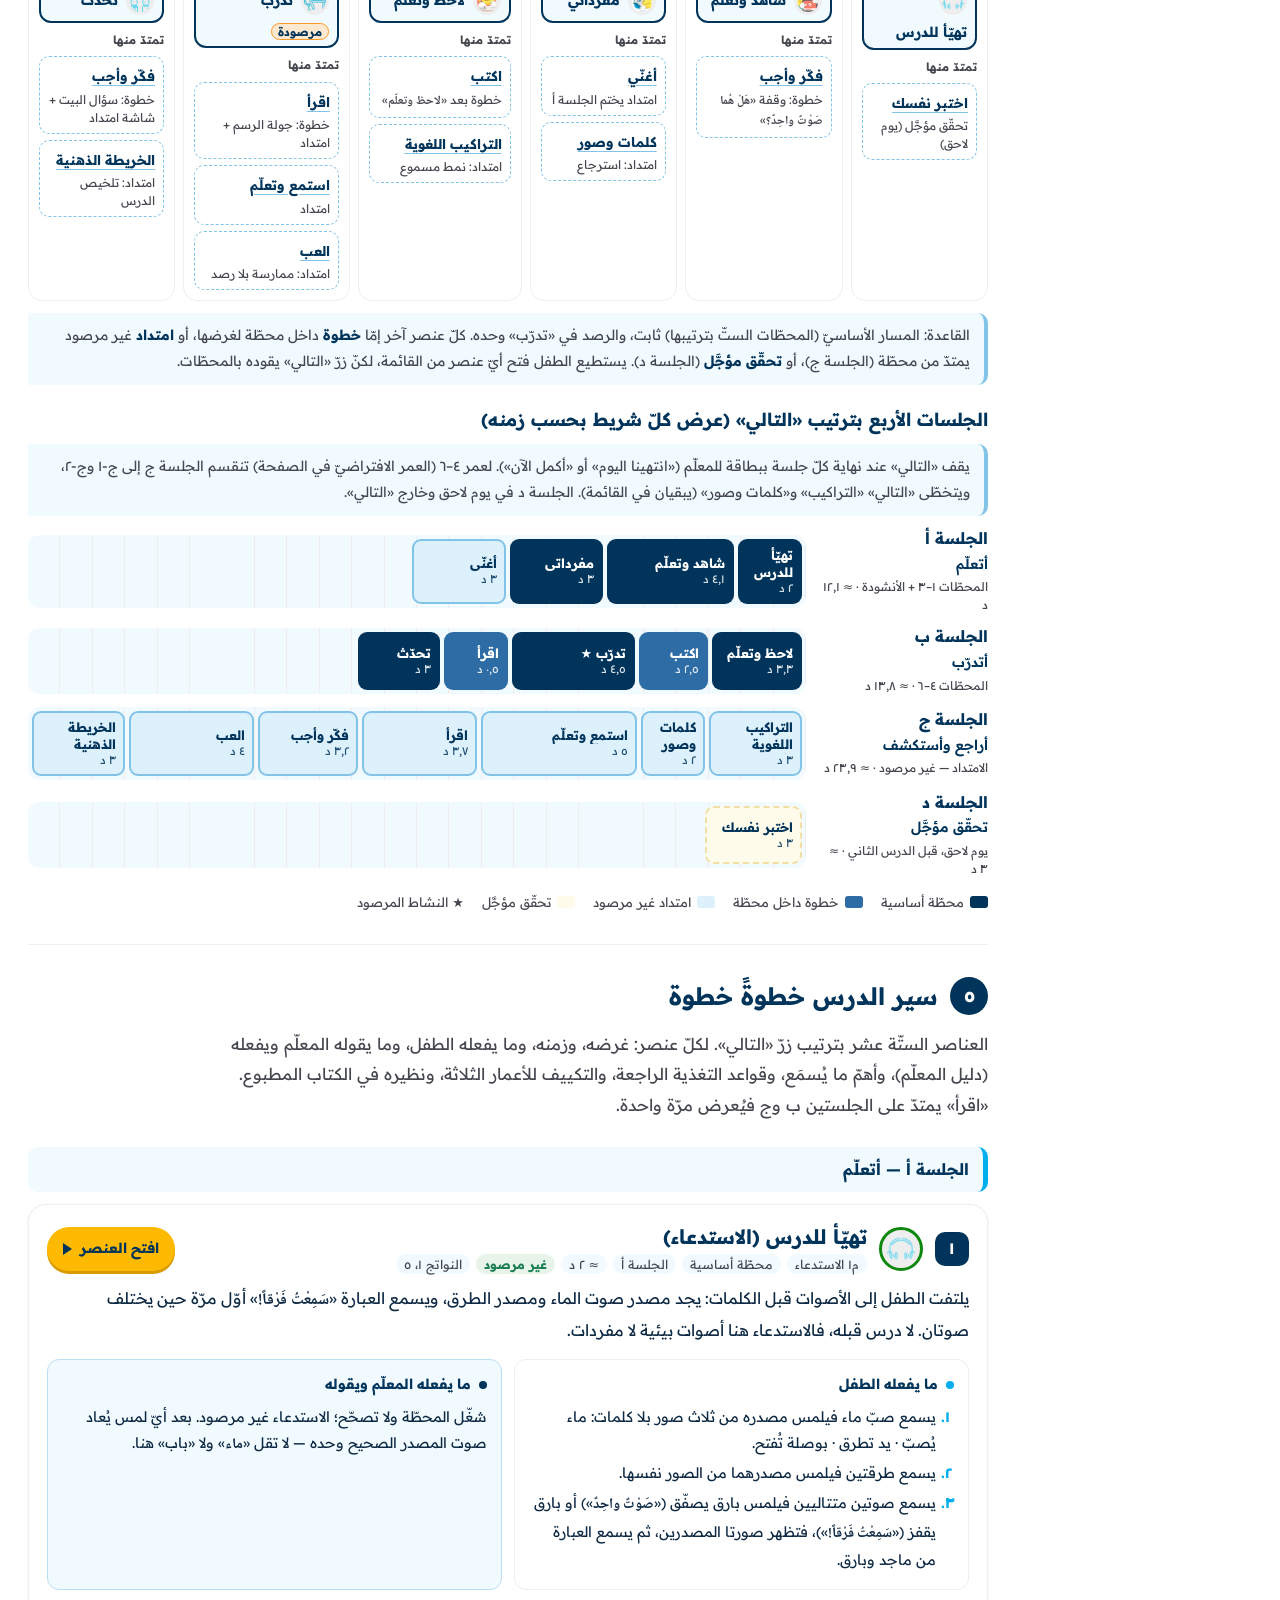
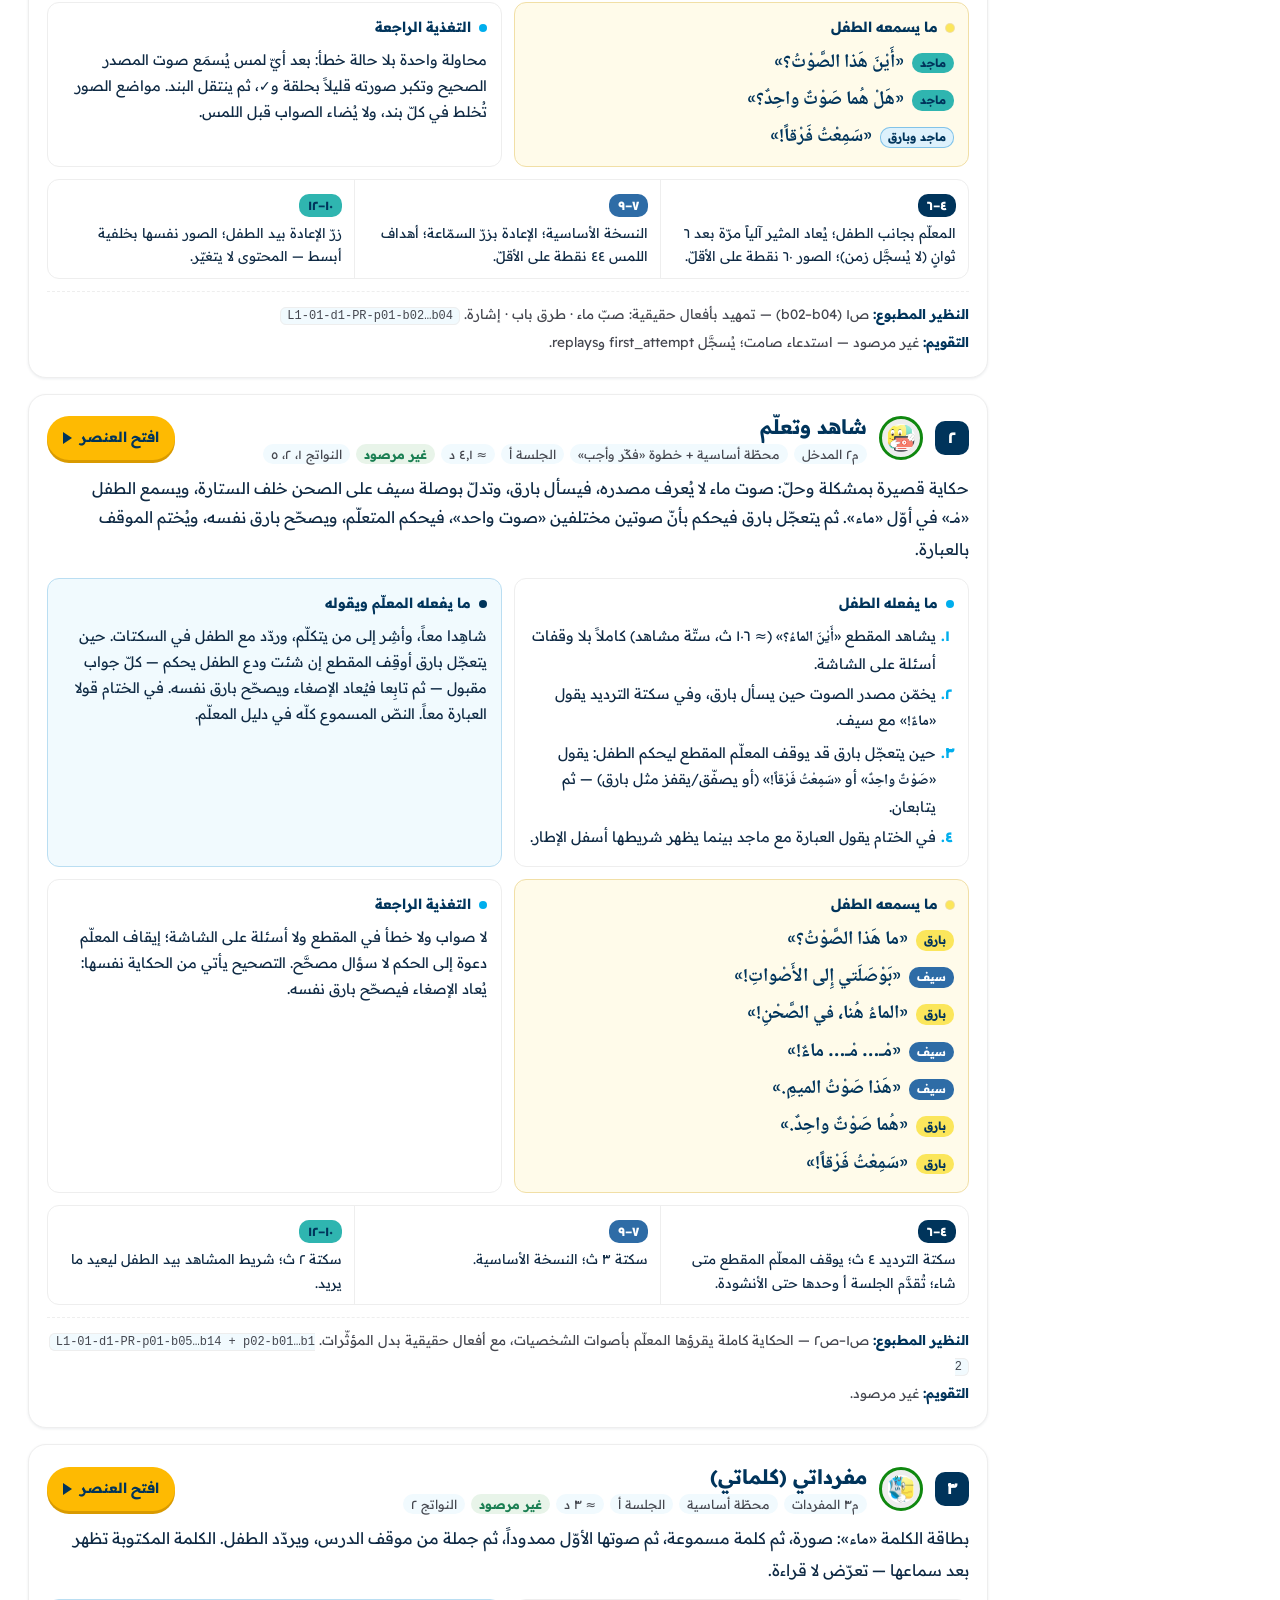
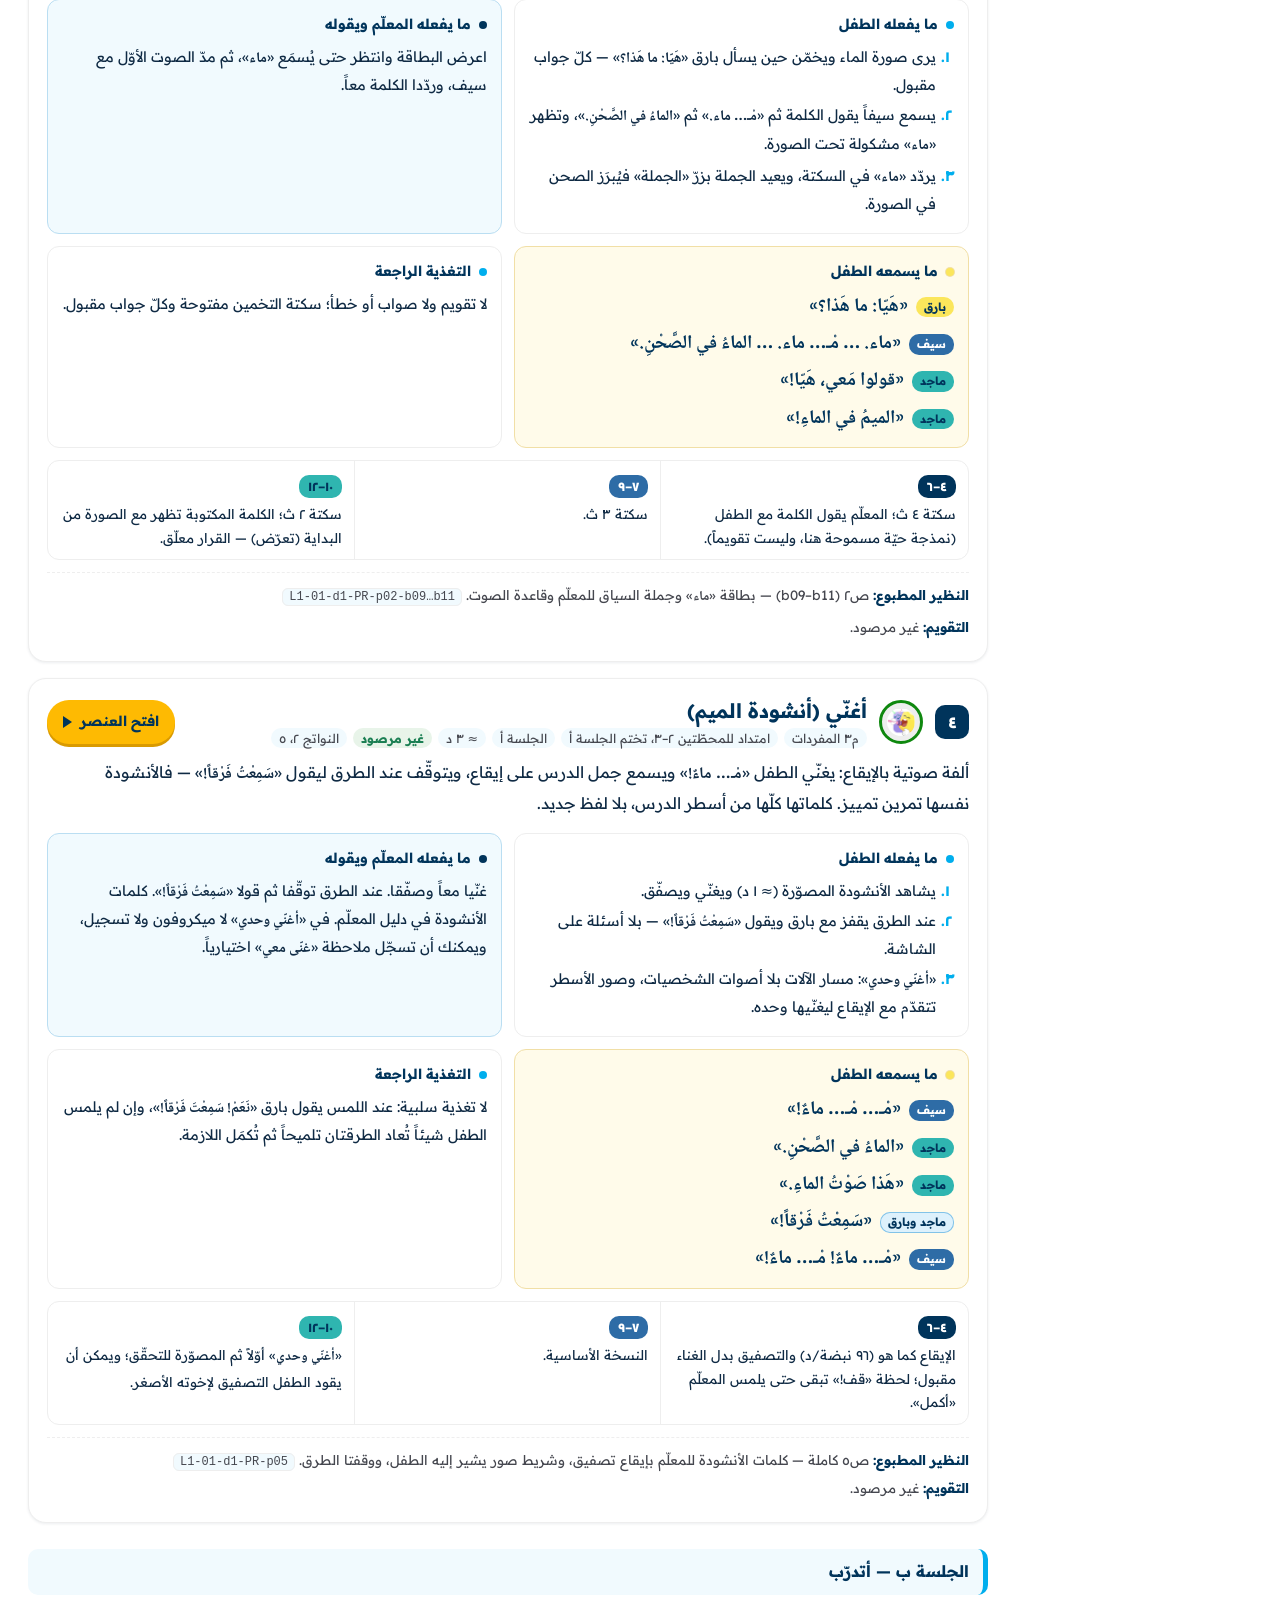
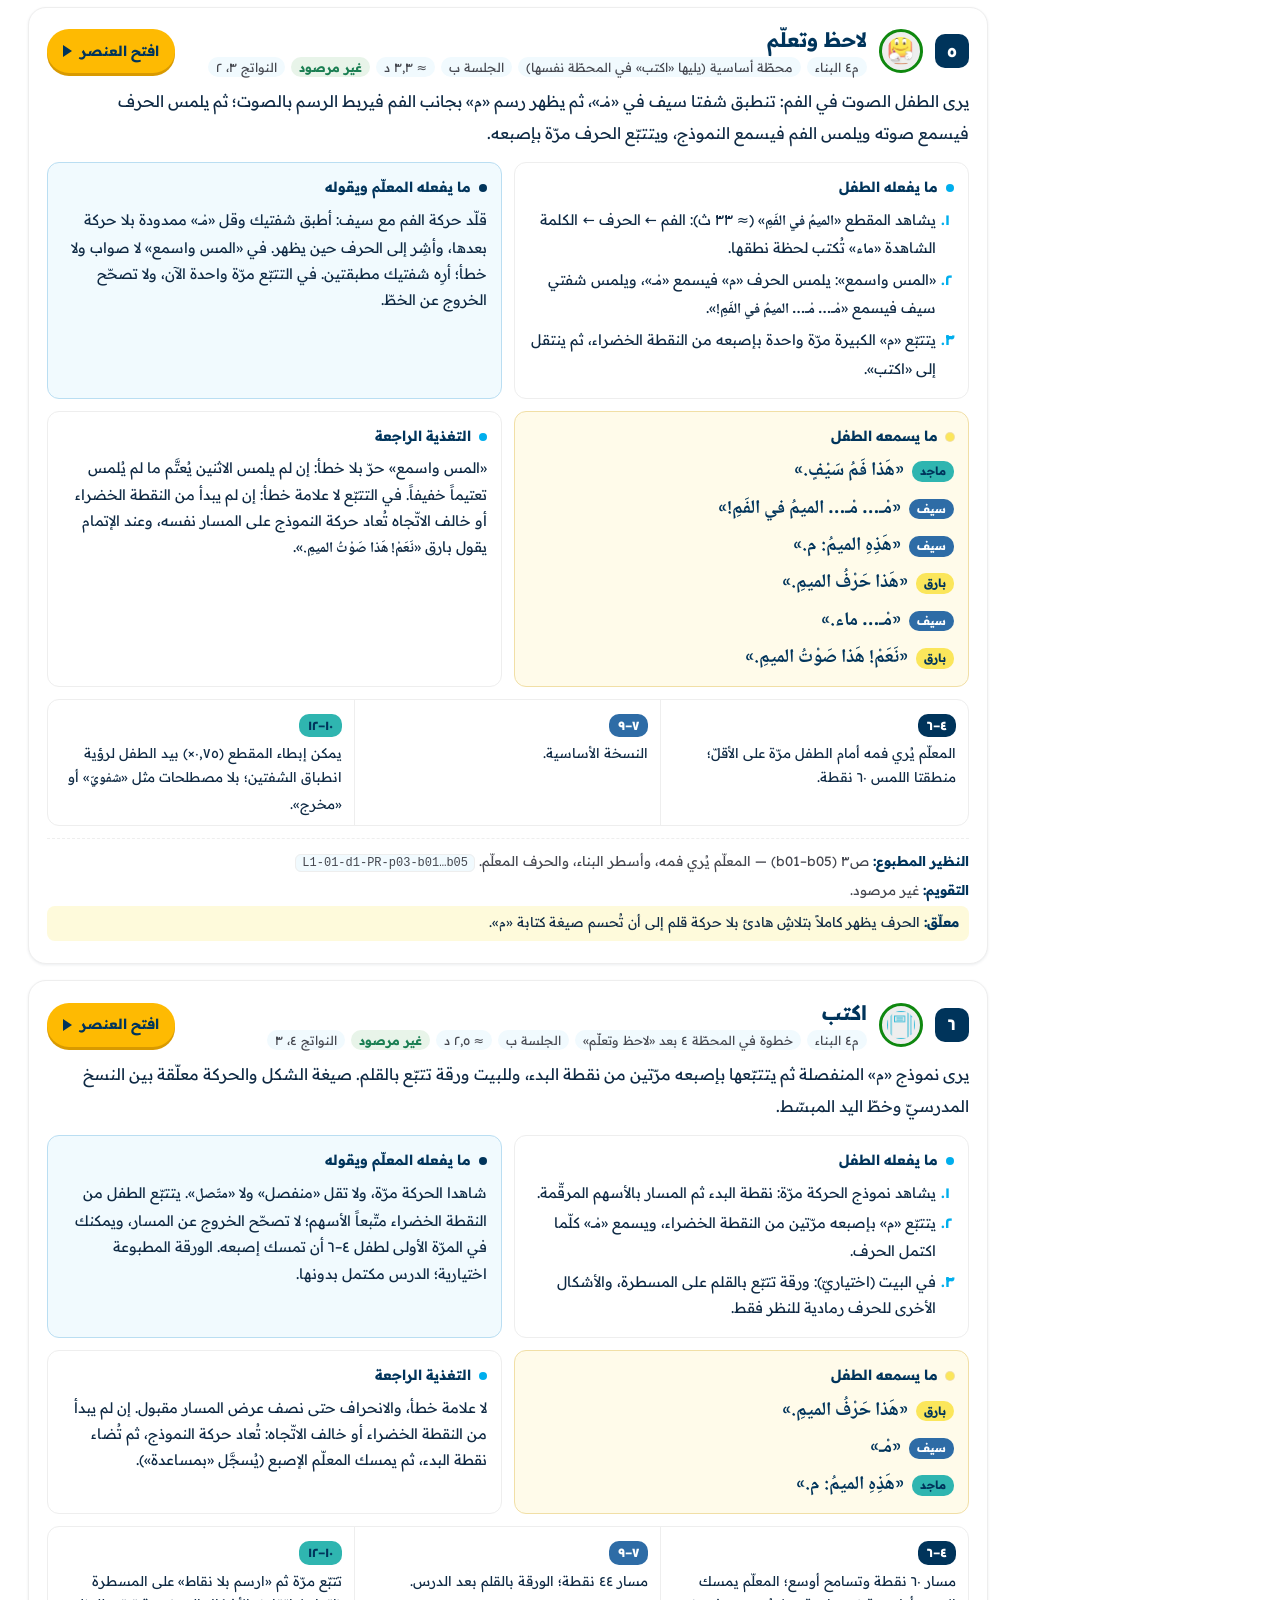
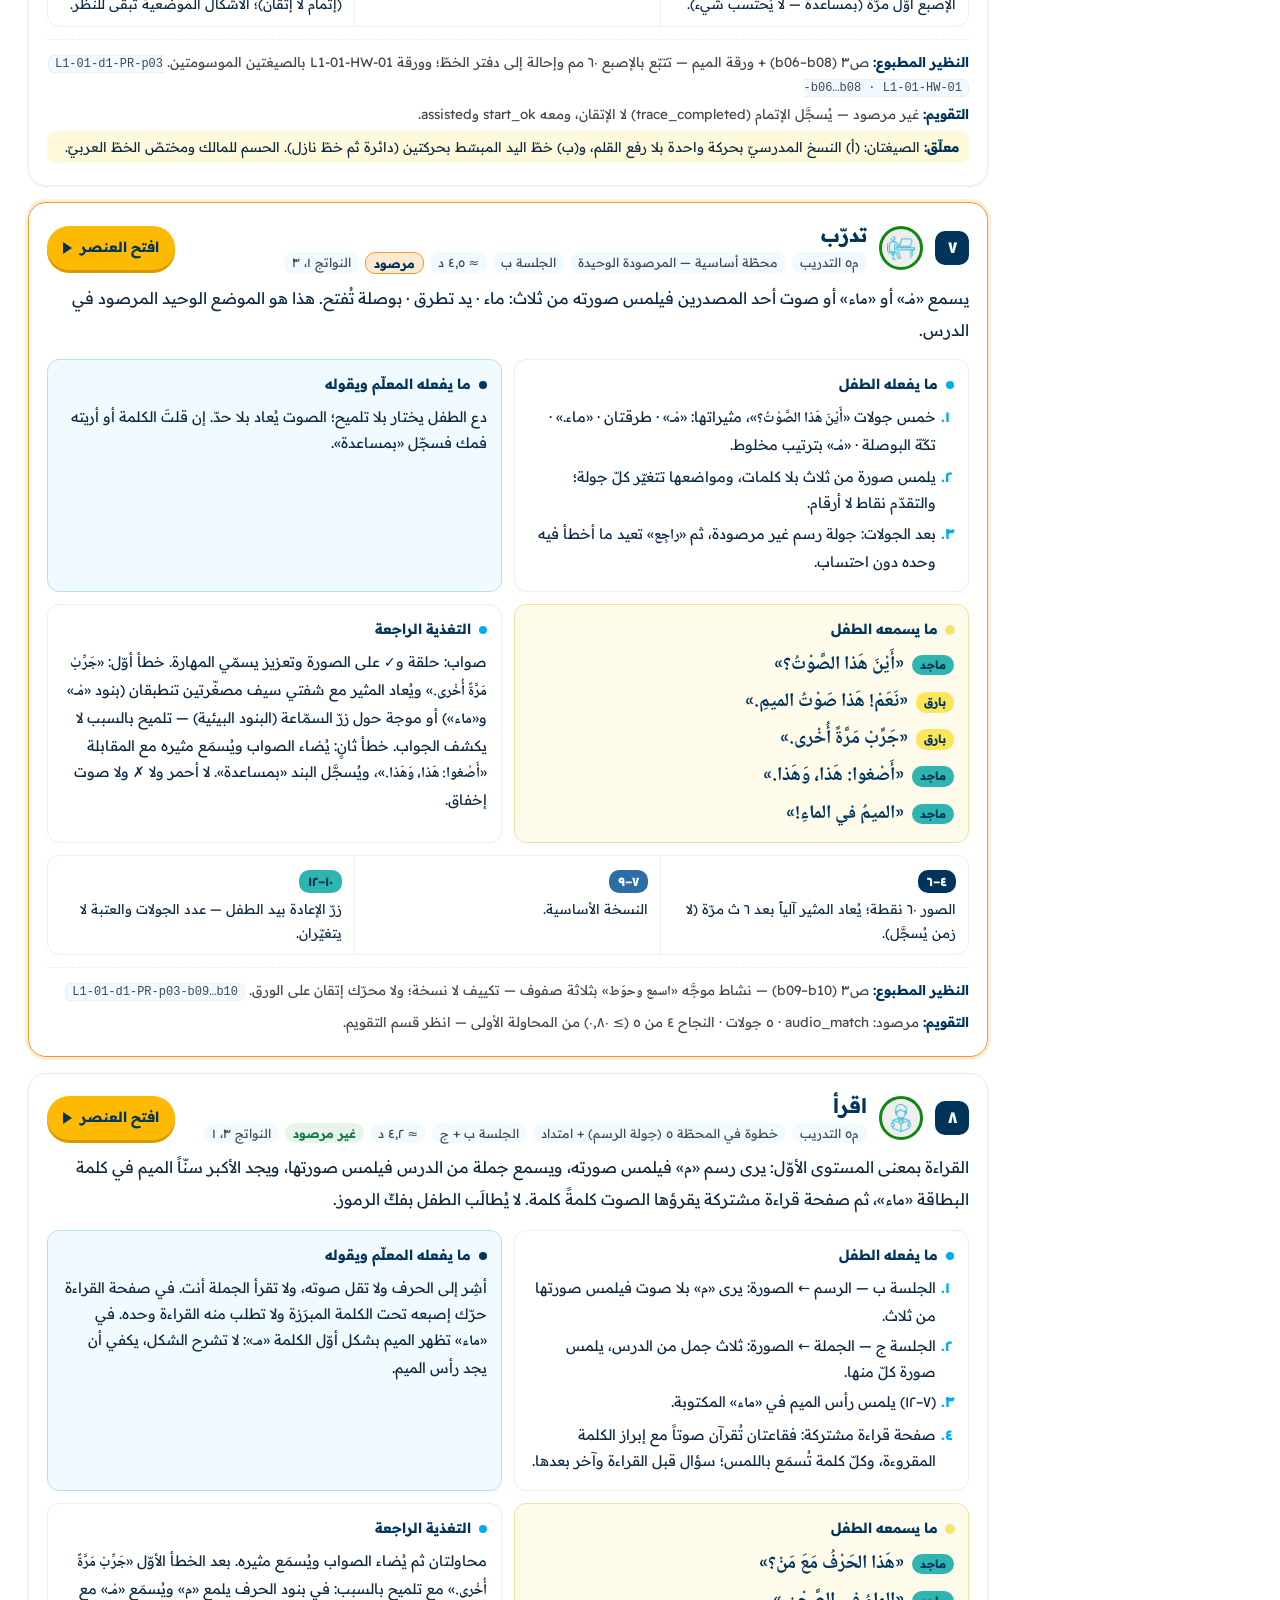
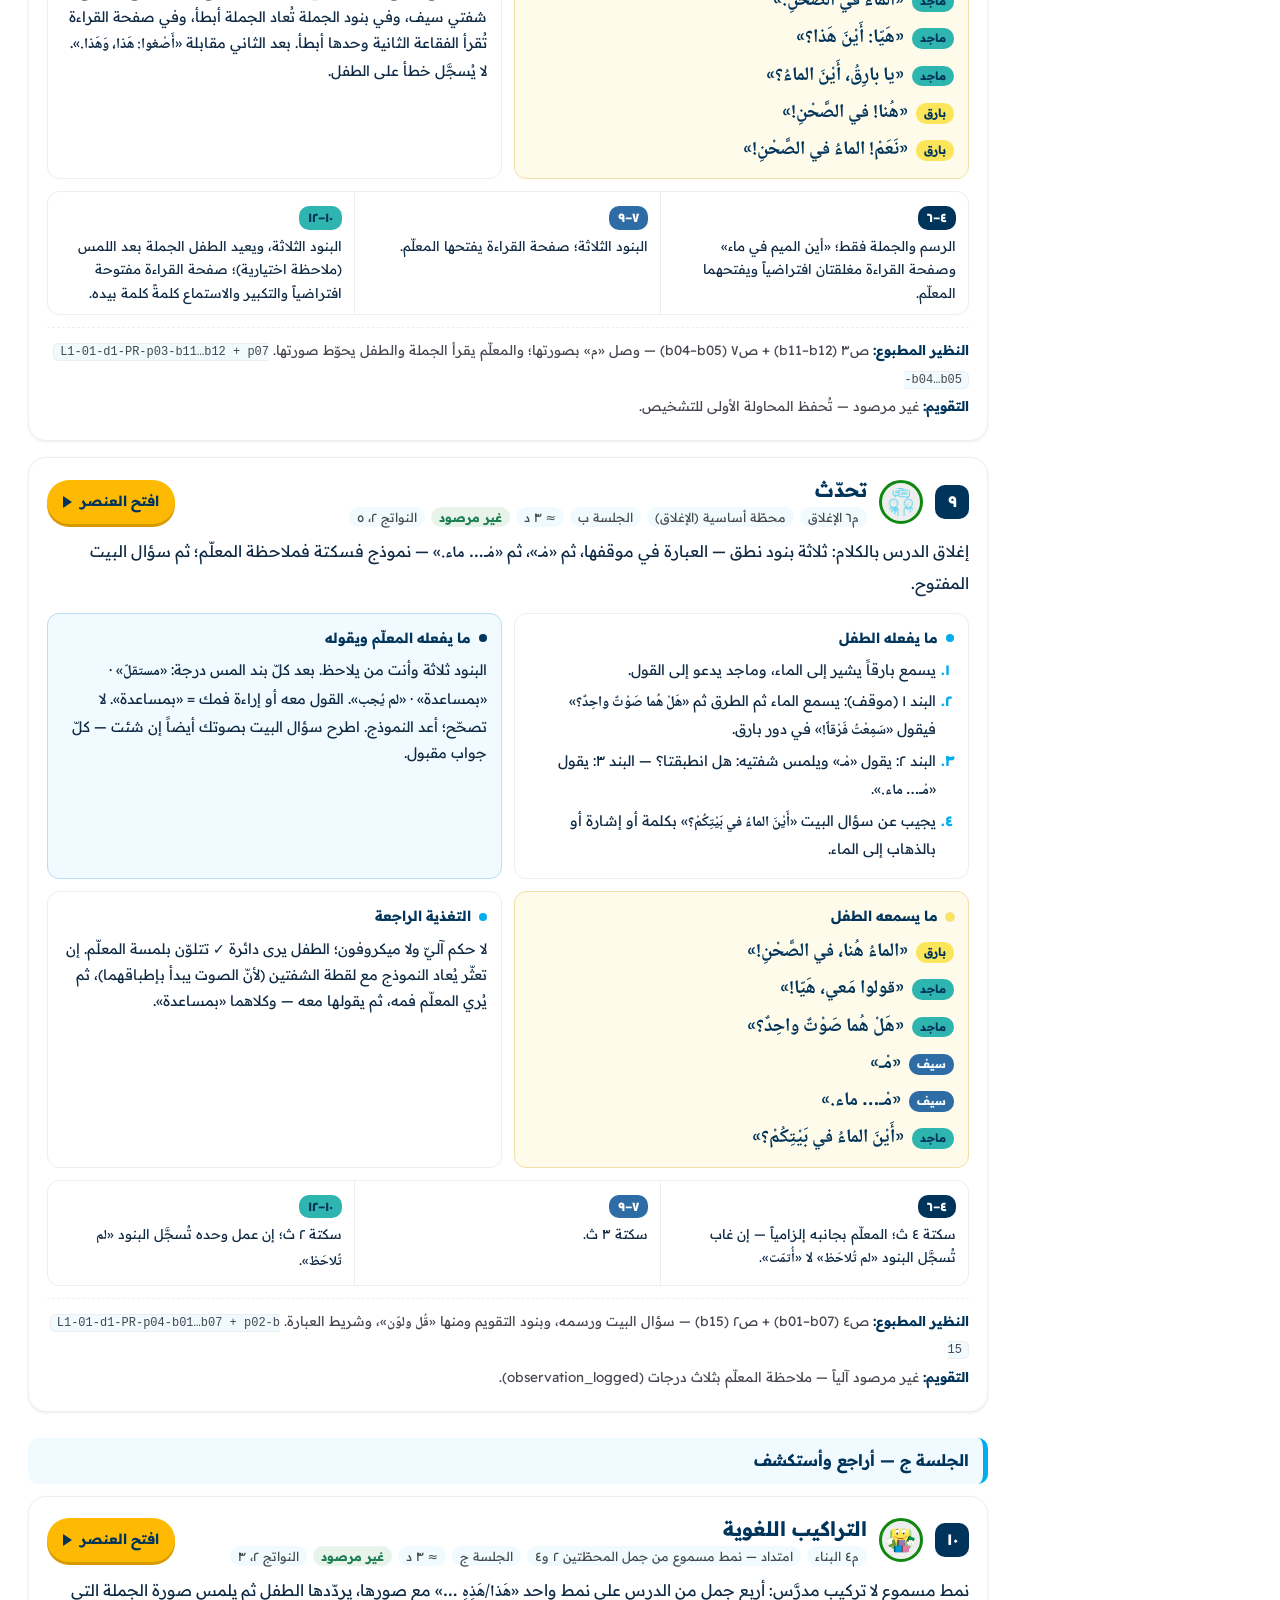
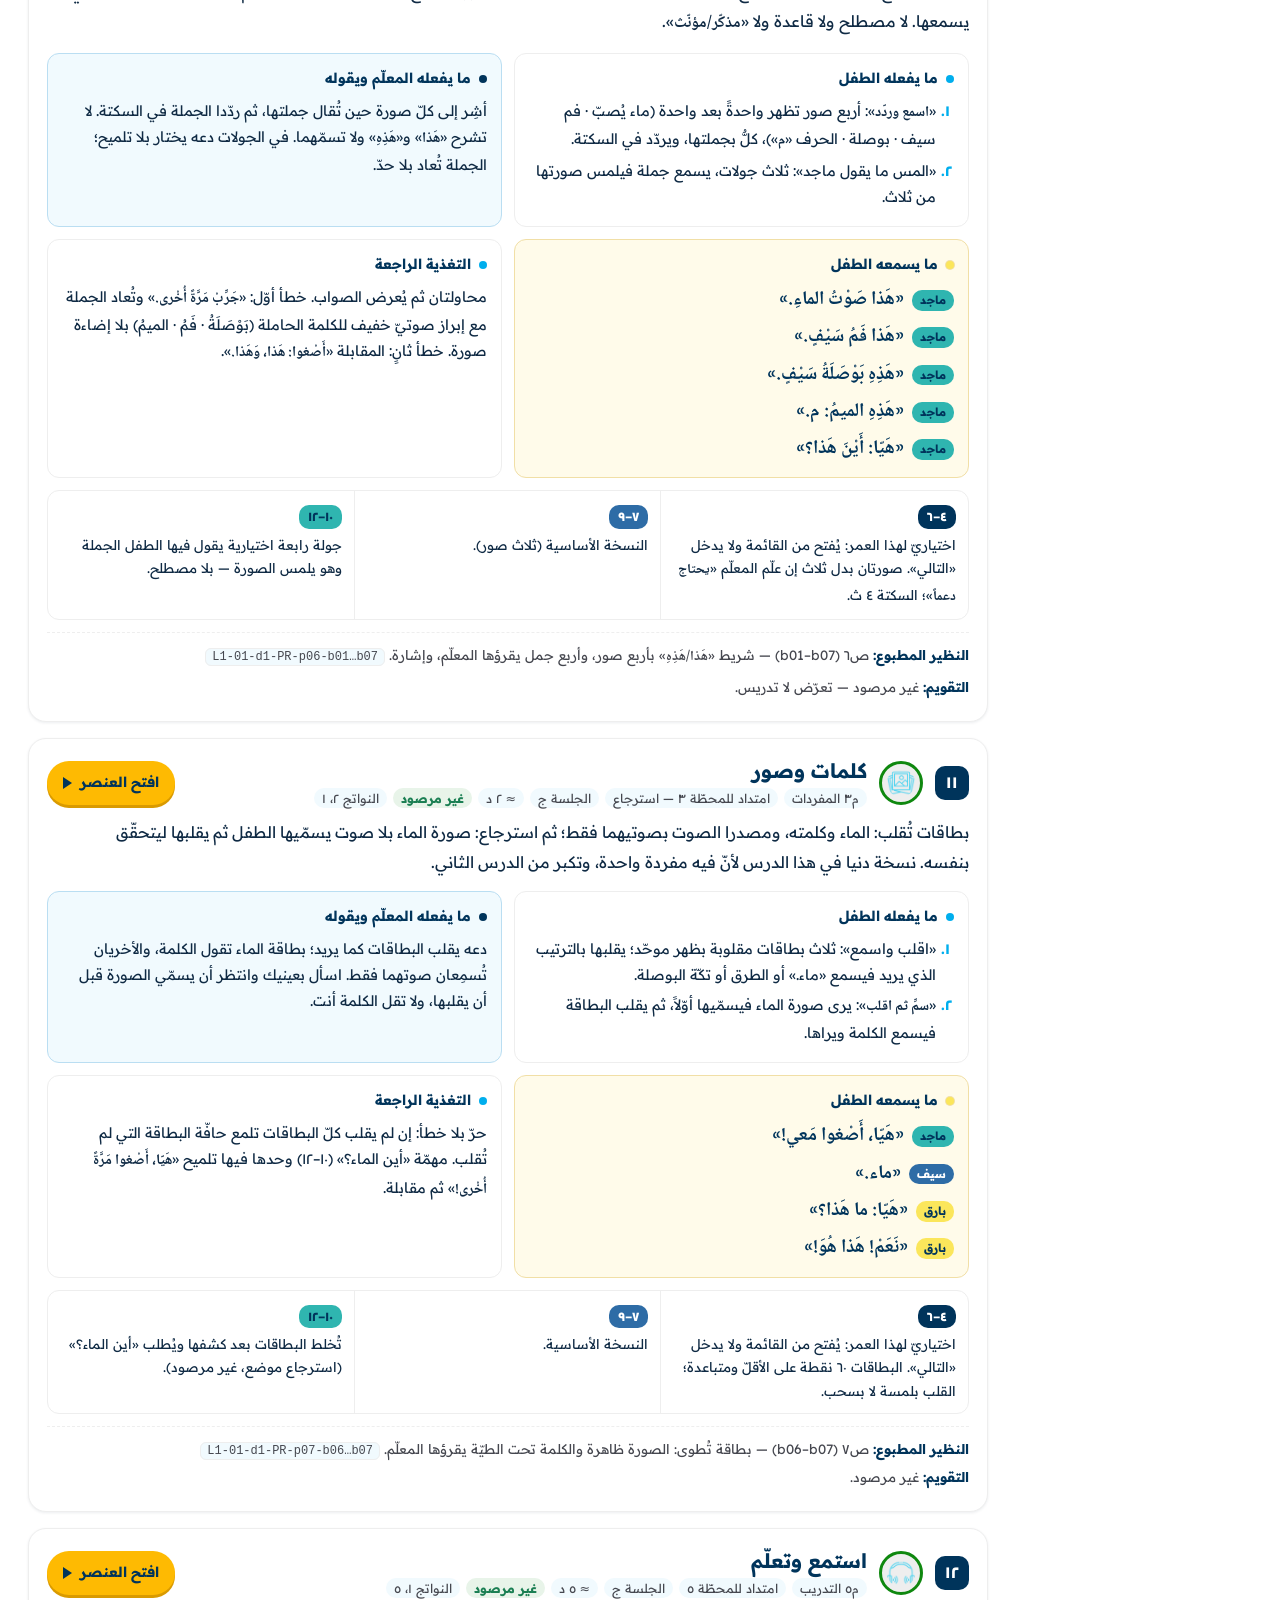
<file: plan.html>
<!doctype html>
<html lang="ar" dir="rtl">
<head>
<meta charset="utf-8">
<meta name="viewport" content="width=device-width, initial-scale=1">
<title>خطة الدرس · صوت الميم · بارق</title>
<meta http-equiv="refresh" content="0; url=index.html#plan">
<script>location.replace('index.html#plan');</script>
</head>
<body><p><a href="index.html#plan">خطة الدرس</a></p></body>
</html>
</file>
<file: css/fonts.css>
/* fonts.css — Readex Pro (الواجهة والعناوين) + Noto Naskh Arabic (نصّ الطفل المشكول) — مستضافة محلياً */
@font-face {
  font-family: 'Noto Naskh Arabic';
  font-style: normal;
  font-weight: 500;
  font-display: swap;
  src: url(../assets/fonts/web/NotoNaskhArabic-500-arabic.woff2) format('woff2');
  unicode-range: U+0600-06FF, U+0750-077F, U+0870-088E, U+0890-0891, U+0897-08E1, U+08E3-08FF, U+200C-200E, U+2010-2011, U+204F, U+2E41, U+FB50-FDFF, U+FE70-FE74, U+FE76-FEFC, U+102E0-102FB, U+10E60-10E7E, U+10EC2-10EC4, U+10EFC-10EFF, U+1EE00-1EE03, U+1EE05-1EE1F, U+1EE21-1EE22, U+1EE24, U+1EE27, U+1EE29-1EE32, U+1EE34-1EE37, U+1EE39, U+1EE3B, U+1EE42, U+1EE47, U+1EE49, U+1EE4B, U+1EE4D-1EE4F, U+1EE51-1EE52, U+1EE54, U+1EE57, U+1EE59, U+1EE5B, U+1EE5D, U+1EE5F, U+1EE61-1EE62, U+1EE64, U+1EE67-1EE6A, U+1EE6C-1EE72, U+1EE74-1EE77, U+1EE79-1EE7C, U+1EE7E, U+1EE80-1EE89, U+1EE8B-1EE9B, U+1EEA1-1EEA3, U+1EEA5-1EEA9, U+1EEAB-1EEBB, U+1EEF0-1EEF1;
}
@font-face {
  font-family: 'Noto Naskh Arabic';
  font-style: normal;
  font-weight: 500;
  font-display: swap;
  src: url(../assets/fonts/web/NotoNaskhArabic-500-latin.woff2) format('woff2');
  unicode-range: U+0000-00FF, U+0131, U+0152-0153, U+02BB-02BC, U+02C6, U+02DA, U+02DC, U+0304, U+0308, U+0329, U+2000-206F, U+20AC, U+2122, U+2191, U+2193, U+2212, U+2215, U+FEFF, U+FFFD;
}
@font-face {
  font-family: 'Noto Naskh Arabic';
  font-style: normal;
  font-weight: 600;
  font-display: swap;
  src: url(../assets/fonts/web/NotoNaskhArabic-500-arabic.woff2) format('woff2');
  unicode-range: U+0600-06FF, U+0750-077F, U+0870-088E, U+0890-0891, U+0897-08E1, U+08E3-08FF, U+200C-200E, U+2010-2011, U+204F, U+2E41, U+FB50-FDFF, U+FE70-FE74, U+FE76-FEFC, U+102E0-102FB, U+10E60-10E7E, U+10EC2-10EC4, U+10EFC-10EFF, U+1EE00-1EE03, U+1EE05-1EE1F, U+1EE21-1EE22, U+1EE24, U+1EE27, U+1EE29-1EE32, U+1EE34-1EE37, U+1EE39, U+1EE3B, U+1EE42, U+1EE47, U+1EE49, U+1EE4B, U+1EE4D-1EE4F, U+1EE51-1EE52, U+1EE54, U+1EE57, U+1EE59, U+1EE5B, U+1EE5D, U+1EE5F, U+1EE61-1EE62, U+1EE64, U+1EE67-1EE6A, U+1EE6C-1EE72, U+1EE74-1EE77, U+1EE79-1EE7C, U+1EE7E, U+1EE80-1EE89, U+1EE8B-1EE9B, U+1EEA1-1EEA3, U+1EEA5-1EEA9, U+1EEAB-1EEBB, U+1EEF0-1EEF1;
}
@font-face {
  font-family: 'Noto Naskh Arabic';
  font-style: normal;
  font-weight: 600;
  font-display: swap;
  src: url(../assets/fonts/web/NotoNaskhArabic-500-latin.woff2) format('woff2');
  unicode-range: U+0000-00FF, U+0131, U+0152-0153, U+02BB-02BC, U+02C6, U+02DA, U+02DC, U+0304, U+0308, U+0329, U+2000-206F, U+20AC, U+2122, U+2191, U+2193, U+2212, U+2215, U+FEFF, U+FFFD;
}
@font-face {
  font-family: 'Noto Naskh Arabic';
  font-style: normal;
  font-weight: 700;
  font-display: swap;
  src: url(../assets/fonts/web/NotoNaskhArabic-500-arabic.woff2) format('woff2');
  unicode-range: U+0600-06FF, U+0750-077F, U+0870-088E, U+0890-0891, U+0897-08E1, U+08E3-08FF, U+200C-200E, U+2010-2011, U+204F, U+2E41, U+FB50-FDFF, U+FE70-FE74, U+FE76-FEFC, U+102E0-102FB, U+10E60-10E7E, U+10EC2-10EC4, U+10EFC-10EFF, U+1EE00-1EE03, U+1EE05-1EE1F, U+1EE21-1EE22, U+1EE24, U+1EE27, U+1EE29-1EE32, U+1EE34-1EE37, U+1EE39, U+1EE3B, U+1EE42, U+1EE47, U+1EE49, U+1EE4B, U+1EE4D-1EE4F, U+1EE51-1EE52, U+1EE54, U+1EE57, U+1EE59, U+1EE5B, U+1EE5D, U+1EE5F, U+1EE61-1EE62, U+1EE64, U+1EE67-1EE6A, U+1EE6C-1EE72, U+1EE74-1EE77, U+1EE79-1EE7C, U+1EE7E, U+1EE80-1EE89, U+1EE8B-1EE9B, U+1EEA1-1EEA3, U+1EEA5-1EEA9, U+1EEAB-1EEBB, U+1EEF0-1EEF1;
}
@font-face {
  font-family: 'Noto Naskh Arabic';
  font-style: normal;
  font-weight: 700;
  font-display: swap;
  src: url(../assets/fonts/web/NotoNaskhArabic-500-latin.woff2) format('woff2');
  unicode-range: U+0000-00FF, U+0131, U+0152-0153, U+02BB-02BC, U+02C6, U+02DA, U+02DC, U+0304, U+0308, U+0329, U+2000-206F, U+20AC, U+2122, U+2191, U+2193, U+2212, U+2215, U+FEFF, U+FFFD;
}
@font-face {
  font-family: 'Readex Pro';
  font-style: normal;
  font-weight: 300 700;
  font-display: swap;
  src: url(../assets/fonts/web/ReadexPro-300-700-arabic.woff2) format('woff2');
  unicode-range: U+0600-06FF, U+0750-077F, U+0870-088E, U+0890-0891, U+0897-08E1, U+08E3-08FF, U+200C-200E, U+2010-2011, U+204F, U+2E41, U+FB50-FDFF, U+FE70-FE74, U+FE76-FEFC, U+102E0-102FB, U+10E60-10E7E, U+10EC2-10EC4, U+10EFC-10EFF, U+1EE00-1EE03, U+1EE05-1EE1F, U+1EE21-1EE22, U+1EE24, U+1EE27, U+1EE29-1EE32, U+1EE34-1EE37, U+1EE39, U+1EE3B, U+1EE42, U+1EE47, U+1EE49, U+1EE4B, U+1EE4D-1EE4F, U+1EE51-1EE52, U+1EE54, U+1EE57, U+1EE59, U+1EE5B, U+1EE5D, U+1EE5F, U+1EE61-1EE62, U+1EE64, U+1EE67-1EE6A, U+1EE6C-1EE72, U+1EE74-1EE77, U+1EE79-1EE7C, U+1EE7E, U+1EE80-1EE89, U+1EE8B-1EE9B, U+1EEA1-1EEA3, U+1EEA5-1EEA9, U+1EEAB-1EEBB, U+1EEF0-1EEF1;
}
@font-face {
  font-family: 'Readex Pro';
  font-style: normal;
  font-weight: 300 700;
  font-display: swap;
  src: url(../assets/fonts/web/ReadexPro-300-700-latin.woff2) format('woff2');
  unicode-range: U+0000-00FF, U+0131, U+0152-0153, U+02BB-02BC, U+02C6, U+02DA, U+02DC, U+0304, U+0308, U+0329, U+2000-206F, U+20AC, U+2122, U+2191, U+2193, U+2212, U+2215, U+FEFF, U+FFFD;
}
</file>
<file: css/tokens.css>
/* tokens.css — مولَّد من tools/build_tokens.py · لا يُحرَّر يدوياً */
:root {
  --c-page-bg: #FFFFFF; /* colors_semantic.page.bg */
  --c-topbar-bg: #00345B; /* colors_semantic.topbar.bg */
  --c-topbar-fg: #FFFFFF; /* colors_semantic.topbar.fg */
  --c-brand-blue: #00AEED; /* colors_semantic.brand.blue */
  --c-menu-bg: #FFFFFF; /* colors_semantic.menu.bg */
  --c-menu-divider: #EEEEEE; /* colors_semantic.menu.divider */
  --c-menu-text: #45474F; /* colors_semantic.menu.text */
  --c-menu-selected-bg: #64C9EA; /* colors_semantic.menu.selected.bg */
  --c-menu-selected-text: #00345B; /* contrast_checks …recommended (Q-UI1 ب) */
  --c-menu-selected-text-platform: #FFFFFF; /* colors_semantic.menu.selected.text (Q-UI1 أ) */
  --c-menu-icon-ring: #0F880F; /* colors_semantic.menu.icon.ring */
  --c-menu-icon-ring-light: #6EB36E; /* colors_semantic.menu.icon.ring.light */
  --c-menu-icon-bg: #EEEEEE; /* g1_ar_live colors_confirmed_ar.color.menu.icon.bg */
  --c-status-done: #43A047; /* colors_semantic.status.done */
  --c-title-text: #212529; /* colors_semantic.title.text */
  --c-nav-text: #323232; /* colors_semantic.nav.text */
  --c-footer-bg: #088BBC; /* colors_semantic.footer.strip */
  --c-video-bg: #000000; /* colors_semantic.content.video.bg */
  --c-modal-bg: #00335A; /* colors_semantic.element.modal.bg */
  --c-modal-text: #FCE74F; /* colors_semantic.element.modal.text */
  --c-close-btn: #EC5E50; /* colors_measured.color.activity.close.btn */
  --c-start-btn: #F89928; /* colors_semantic.element.start.btn */
  --c-shell-bg: #1E96E2; /* colors_semantic.element.godot.shell.bg */
  --c-godot-btn: #FEBA02; /* colors_semantic.element.godot.btn */
  --c-card-fill: #FEFEDE; /* colors_semantic.element.instruction.card */
  --c-card-border: #DEC68E; /* colors_semantic.element.instruction.card.border */
  --c-answer-tile: #FAD27E; /* colors_semantic.element.answer.tile */
  --c-word-card: #D6EEFE; /* colors_measured.color.godot.word.card */
  --c-cover-bg: #F1FAFE; /* colors_measured.color.activity.cover.bg */
  --c-header-light: #82C3E8; /* colors_measured.color.activity.header.light */
  --c-focus-ring: #00345B; /* colors_semantic.focus.ring */
  --c-brq: #FBE65B; /* colors_characters.BRQ */
  --c-say: #2E6CA6; /* colors_characters.SAY */
  --c-maj-sleeve: #2FB5B0; /* colors_characters.MAJ-SLEEVE */
  --c-success-ring: #2E6B5E; /* colors_retired.ACCENT2 — «يبقى وظيفياً … لحلقة النجاح داخل مشهد اللعب» */
  --d-topbar-h: 47px; /* g1 topbar.height */
  --d-logo-w: 170px; /* g1 logo.bbox */
  --d-logo-h: 55px; /* 02 header.logo.bbox (owner logo 170×55) */
  --d-title-icon: 60px; /* g1 lesson.title.icon */
  --d-menu-w: 309px; /* g1 menu.box.x */
  --d-menu-item-h: 56px; /* 02 menu.item.height */
  --d-menu-divider: 2px; /* 02 menu.item.divider */
  --d-menu-icon: 40px; /* 02 menu.icon.diameter */
  --d-menu-icon-inset: 16px; /* g1 menu.icon.inset_end_px */
  --d-menu-text-inset: 64px; /* g1 menu.text.end_x (1367−1303) */
  --d-gap: 13px; /* g1 gap.content_menu */
  --d-content-w: 909px; /* 02 content.width = g1 content */
  --d-container-w: 1231px; /* g1 container.x */
  --d-menu-top: 241px; /* g1 menu.top */
  --d-fs-menu: 19px; /* g1 typography menu.item */
  --d-fs-title: 18px; /* g1 typography lesson.title */
  --d-fs-nav: 16px; /* g1 typography nav */
  --d-fw-ui: 700; /* g1 weight_fallback (Noto لـHacen) */
  --touch-4-6: 60px; --touch-7-12: 44px; --touch-gap: 16px;
  --shadow-menu: 0 0 3px 0 color-mix(in srgb, var(--c-title-text) 18%, transparent); /* 02 menu.width «ظلّ ناعم ≈3px» */
  --overlay-dim: color-mix(in srgb, var(--c-topbar-bg) 55%, transparent); /* طبقة الوقفات: تجميد بتلاشٍ (T-VIDEO) */
  --tag-bg: color-mix(in srgb, var(--c-topbar-bg) 80%, transparent); /* وسوم PLACEHOLDER/POC للمراجِع */
  --ff-ui: 'Noto Sans Arabic', 'Hacen Algeria', sans-serif; /* g1 typography: المنصّة Hacen Algeria */
  --ff-child: 'Noto Naskh Arabic', serif; /* 02 typography child.glyph_and_word.family */
}
</file>
<file: css/shell.css>
/* page.css — قالب صفحة الدرس بهوية منصّة بارق الحالية (التكليف §ج).
   كل لون من var(--c-*) المولَّد في tokens.css من 02_ui-tokens.json و g1_ar_live.json — لا HEX هنا (فحص grep).
   الأبعاد من القياس على الصفحة العربية الحية bareq.me/elements/128 بعرض 1494 (tokens/g1_ar_live.json). */

@font-face { font-family: 'Noto Sans Arabic'; src: url(../assets/fonts/NotoSansArabic-Regular.ttf) format('truetype'); font-weight: 400; font-display: swap; }
@font-face { font-family: 'Noto Sans Arabic'; src: url(../assets/fonts/NotoSansArabic-Bold.ttf) format('truetype'); font-weight: 700; font-display: swap; }

* { box-sizing: border-box; }
html, body { margin: 0; padding: 0; }
body {
  background: var(--c-page-bg);
  color: var(--c-title-text);
  font-family: var(--ff-ui);
  font-size: 16px;
  line-height: 1.5;
  min-height: 100vh;
  display: flex;
  flex-direction: column;
  overflow-x: hidden;
}
.wrap { width: 1220px; max-width: calc(100% - 32px); margin: 0 auto; }
.skip { position: absolute; inset-inline-start: -999px; top: 4px; background: var(--c-page-bg); color: var(--c-topbar-bg); padding: 6px 12px; z-index: 50; }
.skip:focus { inset-inline-start: 8px; }
:focus-visible { outline: 3px solid var(--c-focus-ring); outline-offset: 2px; }

/* ---------------------------------------------------------------- الشريط العلويّ (47px) */
.topbar { background: var(--c-topbar-bg); color: var(--c-topbar-fg); height: var(--d-topbar-h); }
.topbar .wrap { height: 100%; display: flex; align-items: center; justify-content: space-between; }
.social { list-style: none; display: flex; gap: 38px; margin: 0; padding: 0 3px 0 0; }
.soc svg { width: 19px; height: 19px; fill: var(--c-topbar-fg); display: block; }
.login { display: flex; align-items: center; gap: 8px; font-size: 13px; font-weight: 700; margin-inline-end: 50px; }
.login .lock svg { width: 16px; height: 16px; fill: var(--c-topbar-fg); display: block; }
.login .sep { opacity: .9; margin: 0 6px; }
.login .caret { font-size: 10px; }

/* ---------------------------------------------------------------- الرأس */
.header .wrap { display: flex; align-items: center; justify-content: space-between; height: 62px; margin-top: 8px; }
.logo { display: block; width: var(--d-logo-w); height: 62px; }
.logo img { width: var(--d-logo-w); height: auto; display: block; margin-top: 4px; }
.nav { display: flex; gap: 42px; margin-inline-end: 18px; }
.nav .links { color: var(--c-nav-text); text-decoration: none; font-size: var(--d-fs-nav); font-weight: var(--d-fw-ui); }

/* ---------------------------------------------------------------- سطر عنوان الدرس */
.title-row { display: flex; align-items: center; gap: 23px; height: var(--d-title-icon); margin-top: 32px; }
.title-wrap { position: relative; flex: none; }
.title-wrap .tag { bottom: -13px; left: 50%; transform: translateX(-50%) scale(.85); }
.title-icon {
  position: relative; width: var(--d-title-icon); height: var(--d-title-icon); flex: none; border-radius: 50%;
  border: 4px solid var(--c-menu-selected-bg); background: var(--c-card-fill);
  display: grid; place-items: center; overflow: hidden;
}
.title-icon .ph-glyph { font-family: var(--ff-child); font-weight: 700; font-size: 30px; color: var(--c-title-text); line-height: 1; margin-top: -4px; }
.lesson-title { font-size: var(--d-fs-title); font-weight: var(--d-fw-ui); margin: 0; color: var(--c-title-text); }

/* وسوم المراجعة (PLACEHOLDER / POC) */
.tag {
  position: absolute; font: 700 9px/1.2 system-ui, sans-serif; letter-spacing: .02em; direction: ltr;
  background: var(--tag-bg); color: var(--c-modal-text); padding: 1px 4px; border-radius: 3px; white-space: nowrap;
}

/* ---------------------------------------------------------------- الشبكة: القائمة يميناً + المحتوى */
.lesson { flex: 1 0 auto; }
.lesson-grid {
  display: grid;
  grid-template-columns: var(--d-menu-w) var(--d-content-w);   /* RTL: العمود الأوّل يميناً */
  column-gap: var(--d-gap);
  margin-top: 32px;
  width: var(--d-container-w);
  margin-inline-start: -10px;                                   /* القائمة تتجاوز حافّة الحاوية 10px كما في الصفحة الحية */
  align-items: start;
}

/* القائمة */
.menu { background: var(--c-menu-bg); border: 1px solid var(--c-menu-divider); border-top-width: 2px; box-shadow: var(--shadow-menu); border-radius: 4px 4px 0 0; }
.menu ul { list-style: none; margin: 0; padding: 0; }
.menu li { border-bottom: var(--d-menu-divider) solid var(--c-menu-divider); }
.menu li:last-child { border-bottom: 0; }
.item {
  all: unset; box-sizing: border-box; cursor: pointer; width: 100%; height: var(--d-menu-item-h);
  display: flex; align-items: center; gap: 0; position: relative;
  padding-inline-start: calc(var(--d-menu-icon-inset) - 1px);
  color: var(--c-menu-text); font-size: var(--d-fs-menu); font-weight: var(--d-fw-ui);
}
.item .ic {
  width: var(--d-menu-icon); height: var(--d-menu-icon); flex: none; border-radius: 50%;
  background: var(--c-menu-icon-bg); border: 1.5px solid var(--c-menu-icon-ring);
  box-shadow: inset 0 0 0 1.5px var(--c-menu-icon-ring-light);
  display: grid; place-items: center; overflow: hidden; position: relative;
}
.item .ic img { width: 30px; height: 30px; object-fit: contain; display: block; }
.item .ic .phn { font: 700 16px/1 var(--ff-ui); color: var(--c-menu-icon-ring); }
.item .ic .tag { bottom: -1px; left: 50%; transform: translateX(-50%) scale(.62); }
.item .name { margin-inline-start: calc(var(--d-menu-text-inset) - var(--d-menu-icon-inset) - var(--d-menu-icon) + 1px); white-space: nowrap; }
.item .done { position: absolute; inset-inline-end: 17px; width: 15px; height: 11px; display: none; }
.item .done path { fill: none; stroke: var(--c-status-done); stroke-width: 2.2; stroke-linecap: round; stroke-linejoin: round; }
.item .wip { position: absolute; inset-inline-end: 16px; width: 15px; height: 15px; fill: var(--c-menu-text); opacity: .45; }
.item[aria-selected="true"] { background: var(--c-menu-selected-bg); color: var(--c-menu-selected-text); }
.item[aria-selected="true"] .done path { stroke: var(--c-menu-selected-text); }
.item[aria-selected="true"] .wip { fill: var(--c-menu-selected-text); opacity: .75; }
.item.is-done .done { display: block; }
.item:focus-visible { outline: 3px solid var(--c-focus-ring); outline-offset: -3px; }
.item:hover:not([aria-selected="true"]) { background: color-mix(in srgb, var(--c-menu-selected-bg) 12%, var(--c-menu-bg)); }
body.icons-platform-white .item[aria-selected="true"] { color: var(--c-menu-selected-text-platform); }

/* ---------------------------------------------------------------- مساحة المحتوى */
.content { position: relative; width: 100%; aspect-ratio: 16 / 9; background: var(--c-shell-bg); overflow: hidden; outline: none; }
.content iframe, .content video { position: absolute; inset: 0; width: 100%; height: 100%; border: 0; display: block; background: var(--c-shell-bg); }
.content video { background: var(--c-video-bg); }
.loading { position: absolute; inset: 0; display: grid; place-items: center; background: var(--c-shell-bg); transition: opacity .3s; z-index: 2; }
.loading.gone { opacity: 0; pointer-events: none; }
.spinner { width: 54px; height: 54px; border-radius: 50%; border: 6px solid color-mix(in srgb, var(--c-page-bg) 35%, transparent); border-top-color: var(--c-godot-btn); animation: spin 0.9s linear infinite; }
@keyframes spin { to { transform: rotate(360deg); } }
@media (prefers-reduced-motion: reduce) { .spinner { animation-duration: 3s; } }

/* بطاقة «قيد البناء» (للمراجِع/الكبير) — ج-٥ */
.wip-panel { position: absolute; inset: 0; background: var(--c-cover-bg); display: grid; place-items: center; padding: 20px; }
.wip-card {
  background: var(--c-card-fill); border: 6px solid var(--c-card-border); border-radius: 26px; width: min(560px, 94%);
  padding: 26px 30px 22px; text-align: center; box-shadow: 0 10px 26px color-mix(in srgb, var(--c-topbar-bg) 18%, transparent);
}
.wip-card .wic { width: 84px; height: 84px; margin: 0 auto 10px; border-radius: 50%; background: var(--c-menu-icon-bg); border: 2px solid var(--c-menu-icon-ring); display: grid; place-items: center; }
.wip-card .wic img { width: 60px; height: 60px; object-fit: contain; }
.wip-card h2 { margin: 0 0 4px; font-size: 24px; color: var(--c-title-text); }
.wip-card .badge { display: inline-block; background: var(--c-topbar-bg); color: var(--c-modal-text); font-weight: 700; font-size: 15px; padding: 4px 14px; border-radius: 20px; margin: 6px 0 10px; }
.wip-card p { margin: 6px 0; color: var(--c-menu-text); font-size: 15px; line-height: 1.7; }
.wip-card .meta { font-size: 13px; opacity: .8; }

/* وسم «للاختبار التقنيّ» فوق فيديو الإثبات */
.poc-label { position: absolute; top: 10px; inset-inline-start: 10px; z-index: 5; background: var(--c-close-btn); color: var(--c-topbar-fg); font-weight: 700; font-size: 14px; padding: 5px 12px; border-radius: 6px; }

/* ---------------------------------------------------------------- طبقة الوقفات (pause_layer.js) — §د-٧ */
.pl { position: absolute; inset: 0; z-index: 4; pointer-events: none; display: grid; place-items: center; opacity: 0; transition: opacity .2s ease; }
.pl.on { opacity: 1; pointer-events: auto; background: var(--overlay-dim); }
.pl .pl-icon { width: 11%; aspect-ratio: 1; position: absolute; top: 7%; left: 5%; background: var(--c-page-bg); border-radius: 50%; display: grid; place-items: center; box-shadow: 0 6px 18px color-mix(in srgb, var(--c-topbar-bg) 30%, transparent); }
.pl .pl-icon svg { width: 70%; height: 70%; }
.pl .pl-choices { position: absolute; bottom: 8%; display: flex; gap: 6%; width: 60%; justify-content: center; }
.pl button { font: inherit; cursor: pointer; }
.pl .pl-choice { width: clamp(88px, 16%, 160px); aspect-ratio: 4 / 3; border-radius: 22px; border: 5px solid var(--c-page-bg); background: var(--c-card-fill); display: grid; place-items: center; min-width: 88px; }
.pl .pl-choice svg { width: 70%; height: 70%; }
.pl .pl-choice[aria-pressed="true"] { border-color: var(--c-status-done); }
.pl .pl-continue { position: absolute; bottom: 8%; inset-inline-start: 4%; width: clamp(64px, 11%, 120px); aspect-ratio: 1; border-radius: 50%; border: 0; background: var(--c-godot-btn); display: grid; place-items: center; box-shadow: 0 6px 0 color-mix(in srgb, var(--c-godot-btn) 70%, var(--c-title-text)); }
.pl .pl-continue svg { width: 44%; fill: var(--c-topbar-fg); }
.pl .pl-banner { position: absolute; bottom: 9%; background: var(--c-card-fill); color: var(--c-title-text); font-family: var(--ff-child); font-weight: 700; font-size: clamp(22px, 4.2vw, 46px); padding: .15em .9em; border-radius: 18px; border: 5px solid var(--c-card-border); }
.pl .pl-hold { position: absolute; bottom: 20%; left: 3%; color: var(--c-topbar-fg); font-size: 13px; background: var(--tag-bg); padding: 3px 8px; border-radius: 6px; }

/* ---------------------------------------------------------------- التذييل */
.footer { background: var(--c-footer-bg); color: var(--c-topbar-fg); margin-top: 8px; padding: 40px 0 34px; text-align: center; min-height: 150px; }
.flinks { list-style: none; margin: 0 0 8px; padding: 0; display: flex; gap: 28px; justify-content: center; font-weight: 700; font-size: 15px; }
.copy { margin: 4px 0; font-size: 14px; }
.status { margin: 10px 0 0; font-size: 12px; opacity: .85; }

/* ---------------------------------------------------------------- التجاوب — ج-٨ (المعيار ٥٢) */
@media (max-width: 1260px) {
  .lesson-grid { width: 100%; margin-inline-start: 0; grid-template-columns: var(--d-menu-w) minmax(0, 1fr); }
}
@media (max-width: 1024px) {
  .lesson-grid { grid-template-columns: 260px minmax(0, 1fr); }
  .item { font-size: 16px; }
  .nav { gap: 22px; }
}
/* الهاتف، واللوح الطوليّ: القائمة شريط أفقيّ فوق المحتوى، والعنصر بعرض الشاشة (تخطيطه الطوليّ Q-G1) */
@media (max-width: 767.98px), (max-width: 1100px) and (orientation: portrait) {
  .wrap { max-width: calc(100% - 32px); }
  .social { gap: 20px; }
  .login { margin-inline-end: 0; font-size: 12px; }
  .nav { display: none; }
  .header .wrap { height: 56px; }
  .logo, .logo img { width: 140px; }
  .title-row { margin-top: 12px; gap: 12px; height: 48px; }
  .title-icon { width: 48px; height: 48px; }
  .lesson-grid { display: block; margin-top: 12px; }
  /* القائمة تنطوي إلى شريط أفقيّ قابل للتمرير فوق المحتوى (بالأيقونات والأسماء) */
  .menu { border: 0; box-shadow: none; background: transparent; margin: 0 -16px 10px; }
  .menu ul { display: flex; gap: 8px; overflow-x: auto; padding: 4px 16px 8px; scroll-snap-type: x proximity; scrollbar-width: thin; }
  .menu li { border: 0; flex: none; scroll-snap-align: start; }
  .item { height: 50px; width: auto; border-radius: 26px; border: 1px solid var(--c-menu-divider); padding: 0 6px 0 14px; background: var(--c-menu-bg); font-size: 15px; }
  .item .ic { width: 38px; height: 38px; }
  .item .name { margin-inline-start: 8px; }
  .item .done { position: static; margin-inline-start: 8px; }
  .item .wip { display: none; }
  .content { aspect-ratio: auto; width: calc(100% + 32px); margin: 0 -16px; height: min(calc(100dvh - 190px), 160vw); min-height: 420px; }
}
</file>
<file: css/app.css>
/* app.css v0-12 — صفحة الدرس بهوية بارق كتطبيق هادئ بارتفاع الشاشة.
   التخطيط: رأس نحيف ← قائمة العناصر يميناً (درج على الهاتف) · إطار العنصر: رأس مضغوط ← [تعليمة + نصّ مصاحب] ← مسرح ← شريط فعل.
   المسرح حاوية inline-size: المقاسات الداخلية بـ cqi أو clamp(px). مظهر فاتح واحد عن قصد (مظهر المنصّة). */
:root {
  color-scheme: light;
  /* الألوان — من هوية بارق */
  --navy: #00345B;          /* الشريط العلويّ والعناوين */
  --sky: #00AEED;           /* أزرق الشعار */
  --sky-2: #64C9EA;         /* تحديد القائمة */
  --sky-wash: #EEF8FD;      /* أرضية المسرح */
  --sky-line: #D5EBF7;      /* حدود ناعمة */
  --sun: #FEBA02;           /* أزرار الفعل (أصفر بارق الداكن) */
  --sun-soft: #FBE65B;      /* بارق */
  --sun-edge: #D99A00;
  --paper: #FFFBEA;         /* بطاقات نصّ الطفل */
  --paper-edge: #F1DFA6;
  --coral: #E4553F;         /* تمييز «م» (للحرف الكبير فقط) */
  --coral-ink: #C23A26;     /* نصّ مرجانيّ صغير (٥٫٢:١) */
  --ok: #1B7F53;            /* حلقة الصواب (أبيض عليه ٥:١) */
  --sky-ink: #0077A8;       /* نصّ أزرق صغير (٤٫٩:١ على الأبيض) */
  --canvas: #F5F9FC;
  --ink: #0F2A44;           /* نصّ أساسيّ */
  --muted: #5A6B7B;         /* نصّ ثانويّ */
  --white: #FFFFFF;
  --shade: rgba(0, 52, 91, .10);
  /* الخطوط */
  --ff-display: 'Readex Pro', system-ui, sans-serif;
  --ff-ui: 'Readex Pro', system-ui, sans-serif;
  --ff-child: 'Noto Naskh Arabic', 'Amiri', serif;
  /* توافق مع ملفات العناصر السابقة */
  --shell: var(--sky-wash);
  --shell-deep: var(--sky-line);
  --btn: var(--sun);
  --btn-edge: var(--sun-edge);
  --tile: #FAD27E;
  --trace-ink: var(--navy);
  --c-title-text: var(--ink);
  --c-card-fill: var(--paper);
  --c-card-border: var(--paper-edge);
  --c-success-ring: var(--ok);
  --c-word-card: #DDF1FC;
  --r-lg: 26px; --r-md: 18px; --r-sm: 12px;
}
[hidden] { display: none !important; }
html, body { background: var(--white); color: var(--ink); }
body { font-family: var(--ff-ui); }
body { font-family: var(--ff-ui); font-weight: 400; -webkit-font-smoothing: antialiased; text-rendering: optimizeLegibility; }
body { overflow-x: clip; }
.sr-only { position: absolute !important; width: 1px; height: 1px; padding: 0; margin: -1px; overflow: hidden; clip: rect(0 0 0 0); white-space: nowrap; border: 0; }

/* ---------- دليل الكبير (درج) ---------- */
.elp-scrim { position: fixed; inset: 0; background: rgba(0, 35, 61, .35); z-index: 40; }
.elp-adult { position: fixed; top: 0; bottom: 0; inset-inline-start: 0; width: min(420px, 92vw); z-index: 41; background: var(--white); box-shadow: 0 0 40px rgba(0, 35, 61, .3); padding: 18px 22px 24px; overflow: auto; font: 400 15px/1.8 var(--ff-ui); color: var(--ink); }
.elp-adult-top { display: flex; align-items: center; justify-content: space-between; border-bottom: 1.5px solid var(--sky-line); padding-bottom: 10px; margin-bottom: 12px; }
.elp-adult h3 { margin: 0; font: 700 22px/1.5 var(--ff-display); color: var(--navy); }
.elp-adult p { margin: 0 0 10px; }
.elp-adult .goal { background: var(--paper); border-radius: var(--r-sm); padding: 8px 12px; }
.elp-adult .age { background: var(--sky-wash); border-radius: var(--r-sm); padding: 8px 12px; }
.elp-adult .meta { font-size: 12.5px; color: var(--muted); border-top: 1px solid var(--sky-line); padding-top: 8px; }
.bq-adult-x { width: 36px; height: 36px; border-radius: 50%; border: 0; background: var(--sky-wash); color: var(--navy); cursor: pointer; padding: 8px; }
.bq-missing { color: var(--navy); font-size: 18px; }
/* دليل الكبير */
.elp-adult:focus { outline: none; }
.bq-adult-x { width: 44px; height: 44px; padding: 10px; }
.bq-adult-x:focus-visible { outline: 3px solid var(--navy); outline-offset: 2px; }
.elp-pin { display: flex; gap: 10px; align-items: flex-start; margin: 0 0 12px !important; padding: 10px 12px; border-radius: var(--r-sm); background: #FFF1D6; border: 1.5px solid var(--sun-edge); font: 600 15px/1.8 var(--ff-ui); color: var(--ink); }
.elp-pin .bq-ic { width: 26px; height: 26px; flex: none; color: var(--coral-ink); margin-top: 3px; --c-card-fill: #FFF1D6; }
.elp-adult .lbl { margin: 4px 0 4px; font: 700 14px/1.5 var(--ff-ui); color: var(--navy); }
.elp-adult ul.do { margin: 0 0 12px; padding-inline-start: 1.2em; display: grid; gap: 4px; }
.elp-adult-meta { margin-top: 14px; border-top: 1px solid var(--sky-line); padding-top: 8px; font-size: 13px; line-height: 1.8; color: var(--muted); }
.elp-adult-meta summary { cursor: pointer; font: 600 13.5px/1.5 var(--ff-ui); color: var(--navy); min-height: 44px; display: flex; align-items: center; }
.elp-adult-meta summary:focus-visible { outline: 3px solid var(--navy); outline-offset: 2px; border-radius: 6px; }
.elp-adult-meta ul { margin: 0 0 8px; padding-inline-start: 1.2em; }
.elp-adult-meta p { margin: 0 0 6px; }
.elp-meta-el:not(:empty) { margin-bottom: 10px; }
.bq-godot-res { margin-bottom: 10px; }
/* ---------- مكوّنات مشتركة ---------- */
.bq-ic { display: inline-grid; place-items: center; }
.bq-ic svg { width: 100%; height: 100%; display: block; }
.bq-choices { display: flex; gap: clamp(12px, 3cqi, 28px); justify-content: center; align-items: stretch; flex-wrap: wrap; }
.bq-choice { position: relative; width: clamp(110px, 24cqi, 220px); aspect-ratio: 1; border-radius: 22px; border: 4px solid var(--white); background: var(--white); padding: 0; cursor: pointer; overflow: hidden; display: grid; place-items: center; box-shadow: 0 6px 0 var(--sky-line), 0 12px 24px var(--shade); transition: transform .15s ease, opacity .3s, box-shadow .2s; }
.bq-choice img { width: 100%; height: 100%; object-fit: cover; display: block; pointer-events: none; }
.bq-choice .bq-ic.big { width: 64%; height: 64%; color: var(--navy); }
.bq-choice .bq-glyph { font: 700 clamp(56px, 13cqi, 130px)/1 var(--ff-child); color: var(--navy); margin-top: -.12em; }
.bq-choice .bq-lbl { position: absolute; inset-inline: 0; bottom: 0; background: rgba(255, 255, 255, .92); font: 700 clamp(16px, 2.8cqi, 24px)/1.4 var(--ff-child); padding: .2em 0 .3em; color: var(--ink); }
.bq-choice:hover { transform: translateY(-4px); }
.bq-choice:focus-visible { outline: 4px solid var(--navy); outline-offset: 3px; }
.bq-choice .bq-tick { position: absolute; top: 6%; inset-inline-end: 6%; width: 24%; aspect-ratio: 1; border-radius: 50%; background: var(--ok); color: var(--white); display: none; place-items: center; padding: 4%; }
.bq-choice .bq-tick svg { width: 100%; }
.bq-choice.is-ok { border-color: var(--ok); box-shadow: 0 0 0 4px var(--ok), 0 12px 24px var(--shade); }
.bq-choice.is-ok .bq-tick { display: grid; }
.bq-choice.is-dim { opacity: .6; }
.bq-choice.is-glow { box-shadow: 0 0 0 5px var(--sun-soft), 0 0 28px var(--sun); }
.bq-choice.is-hidden { opacity: 0; pointer-events: none; transition: opacity .3s; }
.bq-choice.is-picked { border-color: var(--navy); }
.bq-choices.is-locked .bq-choice { cursor: default; }
.bq-choices.is-locked .bq-choice:hover { transform: none; }
.bq-choices.icons .bq-choice { background: var(--paper); border-color: var(--paper-edge); aspect-ratio: 4 / 3; }
.fx-shake { animation: bqShake .45s ease; }
.fx-pop { animation: bqPop .35s ease-out; }
.fx-pulse { animation: bqPulse .65s ease-in-out 2; }
@keyframes bqShake { 0%, 100% { transform: translateX(0); } 20%, 60% { transform: translateX(-6px); } 40%, 80% { transform: translateX(6px); } }
@keyframes bqPop { 0% { transform: scale(1); } 50% { transform: scale(1.08); } 100% { transform: scale(1); } }
@keyframes bqPulse { 50% { transform: scale(1.06); box-shadow: 0 0 0 10px var(--sun-soft); } }

.bq-listen { width: clamp(72px, 12cqi, 112px); aspect-ratio: 1; border-radius: 50%; border: 5px solid var(--white); background: var(--sun); color: var(--navy); display: grid; place-items: center; cursor: pointer; box-shadow: 0 6px 0 var(--sun-edge), 0 12px 24px var(--shade); padding: 0; position: relative; }
.bq-listen .bq-ic { width: 54%; height: 54%; }
.bq-listen.is-playing::after { content: ""; position: absolute; inset: -12px; border-radius: 50%; border: 4px solid var(--sun); animation: bqRing 1s ease-out infinite; }
@keyframes bqRing { from { transform: scale(.85); opacity: 1; } to { transform: scale(1.25); opacity: 0; } }

.bq-beads { display: flex; gap: 10px; justify-content: center; }
.bq-bead { width: 18px; height: 18px; border-radius: 50%; background: var(--white); border: 2.5px solid var(--sky-line); transition: background .3s, transform .3s; }
.bq-bead.is-cur { transform: scale(1.25); border-color: var(--sun); }
.bq-bead.is-on { background: var(--sun-soft); border-color: var(--sun); }
.bq-bead.is-help { background: #FFF1B8; border-color: var(--sun); }

.bq-word { display: inline-block; background: var(--white); color: var(--ink); font: 700 clamp(40px, 9cqi, 88px)/1.35 var(--ff-child); padding: .02em .55em .14em; border-radius: 22px; border: 3px solid var(--sky-line); box-shadow: 0 6px 0 var(--sky-line); }
.bq-word .m, .bq-glyph .m { color: var(--coral); }

/* v0-12: الظهور بالشفافية والتكبير من القاعدة (لا إزاحة خارج المسرح ⇒ لا تمرير داخليّ زائف) */
.bq-bariq { position: absolute; bottom: 18px; inset-inline-end: 18px; width: clamp(90px, 16cqi, 150px); z-index: 7; opacity: 0; transform: scale(.55) rotate(-8deg); transform-origin: 50% 100%;
  transition: transform .45s cubic-bezier(.2, 1.4, .4, 1), opacity .25s; pointer-events: none; }
.bq-bariq.left { inset-inline-end: auto; inset-inline-start: 14px; }
.bq-bariq.in { opacity: 1; transform: scale(1) rotate(-8deg); }
.bq-bariq img { width: 100%; display: block; filter: drop-shadow(0 8px 12px rgba(0, 52, 91, .25)); }

.bq-end { position: absolute; inset: 0; z-index: 9; background: rgba(238, 248, 253, .88); backdrop-filter: blur(2px); display: grid; place-items: center; padding: 16px; }
.bq-end-card { background: var(--white); border-radius: var(--r-lg); padding: 70px 36px 28px; text-align: center; display: grid; justify-items: center; gap: 12px; width: min(480px, 100%); position: relative; box-shadow: 0 18px 40px var(--shade); }
.bq-end-brq { width: 120px; position: absolute; top: -56px; }
.bq-end-t { margin: 0; font: 700 clamp(26px, 5cqi, 40px)/1.2 var(--ff-display); color: var(--navy); }
.bq-end-n { margin: 0; font: 400 15px/1.7 var(--ff-ui); color: var(--muted); max-width: 44ch; }
.bq-end-row { display: flex; gap: 10px; flex-wrap: wrap; justify-content: center; margin-top: 6px; }
.bq-btn { font: 700 17px/1 var(--ff-display); background: var(--sun); color: var(--navy); border: 0; border-radius: 999px; padding: .75em 1.3em; display: inline-flex; align-items: center; gap: .45em; cursor: pointer; box-shadow: 0 4px 0 var(--sun-edge); }
.bq-btn .bq-ic { width: 1.1em; height: 1.1em; }
.bq-btn.ghost { background: var(--white); color: var(--navy); box-shadow: 0 0 0 1.5px var(--sky-line) inset; }
.bq-btn.blue { background: var(--navy); color: var(--white); box-shadow: 0 4px 0 #00223D; }

.bq-trace { position: relative; width: min(100%, 420px); aspect-ratio: 1; background: var(--white); border-radius: var(--r-lg); border: 3px solid var(--sky-line); touch-action: none; box-shadow: 0 10px 24px var(--shade); }
.bq-trace canvas { position: absolute; inset: 0; width: 100%; height: 100%; cursor: crosshair; }
.bq-trace-glyph { position: absolute; inset: 0; display: grid; place-items: center; font: 700 min(260px, 60cqi)/1 var(--ff-child); color: #DCEAF3; padding-bottom: 6%; user-select: none; }
.bq-trace-start { position: absolute; width: 7%; aspect-ratio: 1; margin: -3.5% 0 0 -3.5%; border-radius: 50%; background: var(--ok); box-shadow: 0 0 0 4px var(--white), 0 0 0 7px var(--ok); animation: bqPulse 1.4s ease-in-out infinite; pointer-events: none; }
.bq-trace.is-done { border-color: var(--ok); }
.bq-row { display: flex; gap: clamp(12px, 3cqi, 28px); align-items: center; justify-content: center; flex-wrap: wrap; }
.bq-scene-img { max-width: 100%; border-radius: var(--r-lg); border: 4px solid var(--white); box-shadow: 0 10px 24px var(--shade); display: block; object-fit: cover; }

@media (prefers-reduced-motion: reduce) {
  .fx-shake, .fx-pop, .fx-pulse, .bq-trace-start, .bq-listen.is-playing::after { animation: none !important; }
  .bq-bariq { transition: opacity .2s; }
}
.elp-fn { flex: none; width: 52px; height: 52px; border-radius: 16px; background: var(--paper); border: 2px solid var(--paper-edge); color: var(--navy); display: grid; place-items: center; padding: 10px; }
.elp-fn svg { width: 100%; height: 100%; display: block; }
.bq-unlock { position: absolute; z-index: 12; top: 10px; inset-inline-end: 12px; display: inline-flex; align-items: center; gap: 8px; min-height: 60px; padding: 8px 18px; border: 0; border-radius: 999px;
  background: var(--navy); color: var(--white); font: 700 18px/1.4 var(--ff-child); box-shadow: 0 4px 0 #00223D; cursor: pointer; }
.bq-unlock .bq-ic { width: 26px; height: 26px; color: var(--sun-soft); }
/* الأزرار المشتركة (قرار ٧، D06): ≥٤٤، و≥٦٠ لـ٤–٦ */
.bq-btn { min-height: 48px; padding: .55em 1.35em; font: 600 17px/1.4 var(--ff-ui); justify-content: center; }
.page-root[data-age="4-6"] .bq-btn { min-height: 60px; font-size: 18px; }
.bq-btn:focus-visible { outline: 3px solid var(--navy); outline-offset: 3px; }
.bq-btn[disabled] { opacity: .55; cursor: default; }
.bq-btn .bq-ic { width: 1.2em; height: 1.2em; }

/* زرّ المثير «اسمع» — مختلف عن سمّاعة التعليمة (D12) */
.bq-listen { width: clamp(88px, 14cqi, 124px); background: var(--sky); color: var(--navy); box-shadow: 0 6px 0 var(--sky-ink), 0 0 0 10px rgba(0, 174, 237, .16), 0 12px 24px var(--shade); }
.bq-listen .bq-ic { width: 52%; height: 52%; }
.bq-listen:focus-visible { outline: 4px solid var(--navy); outline-offset: 6px; }
.bq-listen.is-playing::after { border-color: var(--sky); }

/* الاختيار: حلقة الصواب ٦ ومعتم .٥ (المقترح ١٫٤) */
.bq-choice.is-ok { box-shadow: 0 0 0 6px var(--ok), 0 12px 24px var(--shade); }
.bq-choice.is-dim { opacity: .5; transform: scale(.97); }
.bq-choice.is-dim.is-ok { opacity: 1; transform: none; }
.fx-mark { outline: 3px solid var(--sun) !important; outline-offset: 3px; }

/* مؤشّر الخطوات الموحّد */
.bq-steps { display: inline-flex; align-items: center; gap: 8px; min-height: 32px; padding: 6px 14px; border-radius: 999px; background: var(--white); border: 1px solid var(--sky-line); box-shadow: 0 2px 8px rgba(0, 52, 91, .06); align-self: center; }
.bq-step { width: 10px; height: 10px; border-radius: 50%; background: var(--sky-line); transition: width .2s, background .2s; }
.bq-step.is-done { background: var(--sun); }
.bq-step.is-cur { width: 24px; border-radius: 6px; background: var(--sky); }
.bq-steps-t { font: 600 13px/1 var(--ff-ui); color: var(--navy); margin-inline-start: 4px; }

/* التتبّع: وميض نقطة البدء + إتمام الكبير */
.bq-trace-start.is-flash { animation: bqFlash .3s ease-in-out 3 !important; }
@keyframes bqFlash { 50% { transform: scale(1.5); box-shadow: 0 0 0 6px var(--white), 0 0 0 12px var(--sun); } }
.bq-trace-adult { position: absolute; inset-inline-start: 6px; bottom: 6px; min-height: 44px; padding: 6px 10px; border: 0; border-radius: 10px; background: rgba(255, 255, 255, .9); color: var(--muted);
  font: 500 12px/1.3 var(--ff-ui); cursor: pointer; z-index: 2; }
.bq-trace-adult.is-hold { color: var(--white); background: var(--navy); transition: background .9s; }

/* إشعار */
.bq-toast { position: fixed; z-index: 60; inset-inline: 16px; bottom: 18px; margin: 0 auto; width: fit-content; max-width: calc(100% - 32px); background: var(--navy); color: var(--white);
  font: 500 15px/1.6 var(--ff-ui); padding: 12px 18px; border-radius: 14px; box-shadow: 0 12px 32px rgba(0, 35, 61, .3); opacity: 0; transform: translateY(12px); pointer-events: none; transition: opacity .2s, transform .2s; }
.bq-toast.in { opacity: 1; transform: none; }

@media (prefers-reduced-motion: reduce) { .bq-toast, .lh-resume, .bq-step { transition: none; } .bq-trace-start.is-flash { animation: none !important; outline: 3px solid var(--sun); } }
/* محطّات اللعبة */
.elp-play:has(.bq-godot) .elp-instr.is-empty { display: none; }
.elp-play:has(.bq-godot) > .bq-stage.elp-stage { padding-top: 4px; padding-bottom: 14px; }
/* Godot: الصندوق يملأ ارتفاع الإطار المتاح بنسبته */
/* v0-12: اللعبة (عموديّة 927×1596) تأخذ ارتفاع منطقة اللعب كلّه؛ في الأفقيّ ينتقل سطر الروابط إلى جانبها */
.elp-play .bq-godot-box { width: min(100%, calc((var(--play-h) - 86px) * 927 / 1596)) !important; }
@container stage (min-width: 640px) {
  .elp-play .bq-godot { flex-direction: row; justify-content: center; align-items: center; gap: 16px; height: 100%; }
  .elp-play .bq-godot-box { width: min(100%, calc((var(--play-h) - 34px) * 927 / 1596)) !important; }
  .elp-play .bq-godot-row { flex-direction: column; align-items: flex-start; max-width: 180px; }
}
/* زرّ «اسمع الصوت» المشترك (N4) — يختلف عن سمّاعة التعليمة الصفراء */
.bq-hear { width: clamp(88px, 14cqi, 124px); aspect-ratio: 1; border-radius: 50%; border: 4px solid var(--white); background: var(--sky-ink); color: var(--white);
  display: grid; place-items: center; cursor: pointer; padding: 0; position: relative; box-shadow: 0 5px 0 #005A80, 0 10px 22px var(--shade); transition: transform .12s, box-shadow .12s; }
.bq-hear .bq-ic { width: 52%; height: 52%; color: var(--white); }
.bq-hear:hover { transform: translateY(-2px); box-shadow: 0 7px 0 #005A80, 0 12px 24px var(--shade); }
.bq-hear:active { transform: translateY(4px); box-shadow: 0 1px 0 #005A80; }
.bq-hear:focus-visible { outline: 4px solid var(--navy); outline-offset: 5px; }
.bq-hear.is-playing::after { content: ""; position: absolute; inset: -12px; border-radius: 50%; border: 4px solid var(--sky-ink); animation: bqRing 1s ease-out infinite; }
@media (prefers-reduced-motion: reduce) { .bq-hear { transition: none; } .bq-hear.is-playing::after { animation: none; } }

/* v0-9 (طلب المالك 2026-10-01): لا أزرار «السابق/التالي» أسفل صفحة العنصر — التنقّل من قائمة العناصر وبطاقات الختام */
.elp-nav { display: none !important; }

/* ===== [brq-anim v1] بارق المتحرّك (Grok i2v → WebP شفّاف، media/brq/) — إطار بنسبة الصورة القديمة 809×692 والمكعّب في الموضع نفسه ===== */
.bq-brq { display: flow-root; aspect-ratio: 809 / 692; min-height: 0; direction: ltr; pointer-events: none; }
.bq-brq picture { display: block; }
.bq-brq img { display: block; width: 197.6% !important; max-width: none !important; height: auto !important; margin: -42.03% 0 0 -45.55% !important; pointer-events: none; user-select: none;
  /* v0-12: أسفل الصورة المتحرّكة شفّاف ويتجاوز الإطار بـ١٢٪ من عرضه ⇒ يُقصّ عند قاعدة الإطار (+١٪) فلا يصنع تمريراً حيث وُضع */
  aspect-ratio: 1.5369 !important; object-fit: cover; object-position: 50% 0; }
.bq-frame[data-el="EL06"] .e6-brq.has-anim { animation: none; inset-inline-start: clamp(28px, 5.5cqi, 56px); }
/* ===== [/brq-anim v1] ===== */
/* v0-10 (المالك: «ظهور السؤال في الأغنية غير طبيعي»): وقفة الطرق/الحكم — شريط هادئ ينزلق من أسفل الصورة
   بدل بطاقتين كبيرتين فوق الشخصيات؛ الصورة تتجمّد بتعتيم خفيف فقط */
.elp .vp-dim.on { opacity: .18; }
.elp .vp-inv-stop .vp-pick, .elp .vp-inv-judge .vp-pick {
  left: 0; right: 0; bottom: 0; width: auto; transform: none; gap: 14px; padding: 10px 16px 12px;
  background: linear-gradient(to top, rgba(0, 34, 61, .78), rgba(0, 34, 61, 0)); align-items: flex-end;
  animation: vpTrayUp .35s cubic-bezier(.2, .9, .3, 1) both; pointer-events: auto;
}
.elp .vp-inv-stop .vp-pick button, .elp .vp-inv-judge .vp-pick button {
  height: max(56px, calc(var(--vh, 1px) * 15)); border-width: 3px; border-radius: 16px; padding: 4%;
  box-shadow: 0 4px 0 rgba(0, 34, 61, .35); animation: none;
}
@keyframes vpTrayUp { from { transform: translateY(100%); opacity: 0; } to { transform: none; opacity: 1; } }
@media (prefers-reduced-motion: reduce) { .elp .vp-inv-stop .vp-pick, .elp .vp-inv-judge .vp-pick { animation: none; } }

/* =====================================================================================
   v0-12 · صفحة الدرس كتطبيق هادئ: رأس واحد نحيف ← [قائمة العناصر | إطار النشاط] بارتفاع الشاشة.
   الطفل أوّلاً: المسرح هو البطل؛ أدوات الكبير هادئة ومجمّعة («للكبير» في الرأس · أدوات العنصر في مجموعة واحدة).
   لا تمرير للوصول إلى أيّ زرّ أساسيّ: الإطار يبدأ تحت الرأس مباشرة ويُقاس بـ 100svh.
   ===================================================================================== */
:root {
  --hdr-h: 64px;
  --gap: 14px;
  --pad: clamp(12px, 2.2vw, 28px);
  --maxw: 1360px;
  --menu-w: 272px;
  --head-h: 56px;
  --frame-h: clamp(470px, calc(100svh - var(--hdr-h) - 2 * var(--gap)), 920px);
  --play-h: calc(var(--frame-h) - var(--head-h) - 8px);
  --ses: #00AEED; --ses-ink: #0077A8; --ses-soft: #E3F5FD;
}
html { scroll-padding-top: calc(var(--hdr-h) + 8px); }
html, body { background: var(--white); }
body { overflow-x: clip; min-height: 100svh; }
.page-root { min-height: 100svh; display: flex; flex-direction: column; }

/* ---------- الرأس ---------- */
.hdr { position: sticky; top: 0; z-index: 30; height: var(--hdr-h); background: rgba(255, 255, 255, .95); backdrop-filter: saturate(1.4) blur(8px); border-bottom: 1px solid var(--sky-line); }
.hdr-in { height: 100%; max-width: var(--maxw); margin: 0 auto; padding-inline: var(--pad); display: flex; align-items: center; gap: 16px; }
.hdr-logo { flex: none; display: block; border-radius: 10px; }
.hdr-logo img { display: block; width: 112px; height: auto; }
.hdr-lesson { display: flex; align-items: center; gap: 10px; min-width: 0; padding-inline-start: 16px; border-inline-start: 1px solid var(--sky-line); }
.hdr-badge { flex: none; width: 40px; height: 40px; border-radius: 12px; background: var(--paper); border: 1px solid var(--paper-edge); display: grid; place-items: center; font: 700 26px/1 var(--ff-child); color: var(--coral); padding-bottom: 6px; }
.hdr-lt { min-width: 0; }
.hdr-crumb { margin: 0; font: 400 12px/1.5 var(--ff-ui); color: var(--muted); white-space: nowrap; overflow: hidden; text-overflow: ellipsis; }
.hdr-title { margin: 0; font: 700 19px/1.35 var(--ff-child); color: var(--navy); white-space: nowrap; overflow: hidden; text-overflow: ellipsis; }
.hdr-tools { margin-inline-start: auto; display: flex; align-items: center; gap: 8px; }
.hdr-progress { position: relative; flex: none; display: inline-flex; align-items: center; gap: 6px; height: 44px; padding-inline: 4px 10px; border-radius: 999px; background: #F2FAF6; }
.hdr-progress svg { width: 36px; height: 36px; transform: rotate(-90deg) scaleY(-1); }
.hdr-progress circle { fill: none; stroke-width: 5; }
.hdr-progress .trk { stroke: #D3EDE0; }
.hdr-progress .val { stroke: var(--ok); stroke-linecap: round; stroke-dasharray: 113.1; stroke-dashoffset: 113.1; transition: stroke-dashoffset .6s ease; }
.hdr-progress-t { font: 600 13px/1 var(--ff-ui); color: #166B46; white-space: nowrap; }
.hdr-progress-t b { font: 700 15px/1 var(--ff-display); }
.hdr-progress-t small { font-size: 12px; margin-inline-start: 3px; }
.hdr-btn { display: inline-flex; align-items: center; gap: 8px; min-height: 44px; padding: 0 14px; border-radius: 12px; border: 1px solid var(--sky-line); background: var(--white); color: var(--navy); font: 600 14px/1 var(--ff-ui); cursor: pointer; white-space: nowrap; transition: border-color .15s, background .15s; }
.hdr-btn svg { width: 20px; height: 20px; fill: currentColor; flex: none; }
.hdr-btn:hover { border-color: var(--sky); }
.hdr-btn[aria-expanded="true"] { background: var(--navy); border-color: var(--navy); color: var(--white); }
.hdr-btn:focus-visible, .hdr-logo:focus-visible { outline: 3px solid var(--sky); outline-offset: 2px; }
.hdr-menu-btn { display: none; }
.hdr-adult { position: relative; }
.hdr-pop { position: absolute; top: calc(100% + 10px); inset-inline-end: 0; z-index: 40; width: min(320px, calc(100vw - 24px)); display: grid; gap: 6px; padding: 14px; background: var(--white); border: 1px solid var(--sky-line); border-radius: 18px; box-shadow: 0 18px 44px rgba(0, 35, 61, .18); }
.hdr-pop .seg { margin-bottom: 6px; }
.hdr-pop .seg legend { float: none; display: block; padding: 0 2px 6px; font: 600 12.5px/1.4 var(--ff-ui); color: var(--muted); }
.hdr-pop-link { all: unset; box-sizing: border-box; display: flex; align-items: center; gap: 12px; min-height: 56px; padding: 8px 10px; border-radius: 12px; cursor: pointer; color: var(--navy); font: 600 15px/1.35 var(--ff-ui); }
.hdr-pop-link > span { display: grid; gap: 2px; }
.hdr-pop-link small { font: 400 12px/1.4 var(--ff-ui); color: var(--muted); }
.hdr-pop-link svg { width: 22px; height: 22px; flex: none; fill: none; stroke: currentColor; stroke-width: 2.2; stroke-linecap: round; stroke-linejoin: round; }
.hdr-pop-link[id="resetBtn"] svg { stroke-width: 4; }
.hdr-pop-link:hover { background: var(--sky-wash); }
.hdr-pop-link:focus-visible { outline: 3px solid var(--navy); outline-offset: -2px; }
.hdr-pop-link.is-quiet { color: var(--ink); }
.hdr-pop-note { margin: 6px 2px 0; padding-top: 10px; border-top: 1px solid var(--sky-line); font: 400 12px/1.7 var(--ff-ui); color: var(--muted); }
.hdr-pop-note b { color: var(--coral-ink); font-weight: 600; }
.hdr-pop .lh-confirm { margin: 0; }
.seg { border: 0; margin: 0; padding: 4px; display: flex; gap: 4px; background: var(--sky-wash); border-radius: 14px; }
.seg label { position: relative; flex: 1; cursor: pointer; }
.seg input { position: absolute; opacity: 0; inset: 0; margin: 0; cursor: pointer; }
.seg span { display: flex; align-items: center; justify-content: center; min-height: 44px; border-radius: 10px; font: 700 15px/1 var(--ff-display); color: var(--navy); transition: background .2s, color .2s; }
.seg input:checked + span { background: var(--navy); color: var(--white); box-shadow: 0 2px 6px var(--shade); }
.seg input:focus-visible + span { outline: 3px solid var(--sky); outline-offset: 1px; }
.lh-confirm { display: grid; gap: 10px; padding: 12px 14px; border-radius: 14px; border: 1.5px solid var(--sun-edge); background: #FFF8E1; font: 500 14px/1.7 var(--ff-ui); color: var(--ink); }
.lh-confirm p { margin: 0; }
.lh-confirm div { display: flex; gap: 8px; flex-wrap: wrap; }
.lh-confirm .bq-btn { min-height: 44px; font-size: 14.5px; padding: .5em 1.1em; }

/* ---------- الشبكة ---------- */
.lesson { flex: 1 0 auto; padding: var(--gap) var(--pad) 0; }
.lesson-grid { display: grid; grid-template-columns: var(--menu-w) minmax(0, 1fr); gap: var(--gap); width: auto; max-width: calc(var(--maxw) - 2 * var(--pad)); margin: 0 auto; align-items: start; }
.lesson-grid > .content { grid-column: 2; grid-row: 1; }
.lesson-grid > .menu { grid-column: 1; grid-row: 1; }
.menu-scrim { display: none; }

/* القائمة (عمود جانبيّ بطول الإطار نفسه) */
.menu { position: sticky; top: calc(var(--hdr-h) + var(--gap)); height: var(--frame-h); max-height: none; overflow: auto; overscroll-behavior: contain; scrollbar-width: thin;
  background: var(--white); border: 1px solid var(--sky-line); border-radius: 20px; box-shadow: none; padding: 8px; margin: 0; }
.menu-head { display: flex; align-items: center; gap: 8px; padding: 6px 8px 10px; margin-bottom: 6px; border-bottom: 1px solid var(--sky-line); }
.menu-head > span:first-child { flex: 1; font: 700 15px/1.5 var(--ff-ui); color: var(--navy); }
.menu-count { font: 600 12px/1 var(--ff-ui); color: #166B46; background: #E6F5EE; padding: 6px 10px; border-radius: 999px; }
.menu-x { display: none; width: 44px; height: 44px; border: 0; border-radius: 12px; background: var(--sky-wash); color: var(--navy); cursor: pointer; place-items: center; padding: 11px; }
.menu-x svg { width: 100%; height: 100%; stroke: currentColor; stroke-width: 5; stroke-linecap: round; }
.menu-tabs { display: flex; gap: 4px; background: var(--sky-wash); border-radius: 12px; padding: 4px; margin: 0 0 8px; }
.menu-tab { flex: 1; min-height: 40px; border: 0; border-radius: 9px; background: transparent; color: var(--navy); font: 600 13px/1.3 var(--ff-ui); cursor: pointer; padding: 4px 6px; }
.menu-tab[aria-pressed="true"] { background: var(--white); box-shadow: 0 1px 3px rgba(0, 52, 91, .12); }
.menu-tab:focus-visible { outline: 3px solid var(--navy); outline-offset: 1px; }
.menu ul, .menu .menu-list { list-style: none; margin: 0; padding: 0; display: grid; gap: 2px; overflow: visible; -webkit-mask-image: none; mask-image: none; }
.menu li { border: 0 !important; flex: initial; }
.menu .item { all: unset; box-sizing: border-box; cursor: pointer; width: 100%; height: 46px; display: flex; align-items: center; gap: 10px; padding-inline: 6px 10px; border-radius: 12px;
  font: 500 15px/1.4 var(--ff-ui); color: var(--ink); background: transparent; border: 0; transition: background .15s; position: relative; }
.menu .item .ic { width: 34px; height: 34px; flex: none; border-radius: 50%; background: var(--white); border: 1.5px solid var(--sky-line); box-shadow: none; display: grid; place-items: center; overflow: hidden; }
.menu .item .ic img { width: 24px; height: 24px; object-fit: contain; }
.menu .item .name { margin: 0; flex: 1; min-width: 0; overflow: hidden; text-overflow: ellipsis; white-space: nowrap; }
.menu .item .name small { font: 500 11.5px/1 var(--ff-ui); color: var(--muted); margin-inline-start: 6px; }
.menu .item .num { font: 600 12px/1 var(--ff-ui); color: var(--muted); }
.menu .item .done { position: static; display: none; width: 15px; height: 11px; }
.menu .item.is-done .done { display: block; }
.menu .item.is-done .num { display: none; }
.menu .item.is-done .ic { border-color: #9FD8BD; }
.menu .item:hover { background: var(--sky-wash); }
.menu .item[aria-current="page"] { font-weight: 600; background: #DDF2FB; color: var(--navy); box-shadow: inset 0 0 0 1.5px var(--sky-2); }
.menu .item[aria-current="page"] .ic { border-color: var(--white); }
.menu .item:focus-visible { outline: 3px solid var(--navy); outline-offset: -2px; }
.menu .item.is-opt .ic { opacity: .75; }
.menu-sesl > li { border: 0 !important; display: block !important; }
.menu-ses + .menu-ses { margin-top: 6px; padding-top: 6px; border-top: 1px dashed var(--sky-line); }
.menu-ses-h { display: flex !important; flex-direction: row !important; align-items: center; gap: 8px; padding: 6px 8px 4px; font: 600 13px/1.4 var(--ff-ui); color: var(--navy); }
.menu-ses-b { min-width: 26px; height: 26px; padding: 0 6px; border-radius: 13px; display: grid; place-items: center; background: var(--sun); color: var(--navy); font: 700 13px/1 var(--ff-ui); }
.menu-ses.is-later .menu-ses-b { background: var(--white); border: 1.5px dashed var(--muted); }
.menu-ses-l { flex: 1; min-width: 0; display: inline !important; }
.menu-ses-t { font: 400 12px/1 var(--ff-ui); color: var(--muted); display: inline !important; }
.menu-ses-n { font: 600 12px/1 var(--ff-ui); color: var(--navy); background: var(--sky-wash); border-radius: 999px; padding: 4px 8px; display: inline !important; }
.menu-ses-n.is-full { background: #E6F5EE; color: var(--ok); }
.menu-ses ul { display: grid !important; gap: 2px; }

/* ---------- إطار العنصر ---------- */
.content { aspect-ratio: auto !important; background: transparent !important; overflow: visible !important; height: auto !important; min-height: 0 !important; width: 100% !important; margin: 0 !important; container-type: inline-size; container-name: page; outline: none; }
#content { scroll-margin-top: 0; }
.elp { position: relative; display: flex; flex-direction: column; gap: 8px; height: var(--frame-h); font-family: var(--ff-ui); color: var(--ink); }
.elp-head { flex: none; height: var(--head-h); display: flex; align-items: center; gap: 12px; padding: 0 2px; border: 0; }
.elp-ic { flex: none; width: 44px; height: 44px; border-radius: 14px; background: #F7FBFE; border: 1px solid var(--sky-line); display: grid; place-items: center; box-shadow: none; }
.elp-ic img { width: 30px; height: 30px; object-fit: contain; }
.elp-ic-m { font: 700 28px/1 var(--ff-child); color: var(--coral); background: var(--paper) !important; border-color: var(--paper-edge) !important; padding-bottom: 6px; }
.elp-titles { flex: 1; min-width: 0; transition: opacity .25s; }
.elp-kicker { margin: 0; font: 500 12.5px/1.5 var(--ff-ui); color: var(--sky-ink); white-space: nowrap; overflow: hidden; text-overflow: ellipsis; }
.elp-title { margin: 0; font: 700 21px/1.4 var(--ff-display); color: var(--navy); letter-spacing: -.2px; white-space: nowrap; overflow: hidden; text-overflow: ellipsis; }
.elp-title:focus, .elp-title:focus-visible { outline: none; }
.elp.has-cover .elp-titles { opacity: 0; }
.elp-tools { flex: none; display: flex; gap: 2px; padding: 3px; border-radius: 14px; background: var(--white); border: 1px solid var(--sky-line); flex-wrap: nowrap; }
.elp-tool { display: inline-flex; align-items: center; gap: 6px; min-height: 44px; padding: 0 12px; border: 0; border-radius: 11px; background: transparent; color: var(--navy); cursor: pointer; white-space: nowrap; font: 500 13px/1.3 var(--ff-ui); width: auto; height: auto; }
.elp-tool .bq-ic { width: 18px; height: 18px; flex: none; display: inline-grid !important; }
.elp-tool:hover { background: var(--sky-wash); }
.elp-tool[aria-pressed="true"], .elp-tool[aria-expanded="true"] { background: var(--navy); color: var(--white); }
.elp-tool:focus-visible { outline: 3px solid var(--navy); outline-offset: 1px; }
.elp-tool-s { display: none; }

/* منطقة اللعب — ارتفاع ثابت (لا يقفز بين العناصر ولا الشاشات) */
.elp-play { position: relative; flex: none; height: var(--play-h); display: flex; flex-direction: column; overflow: hidden; overflow: clip; border-radius: 24px; border: 1px solid var(--sky-line);
  background: var(--sky-wash); background-image: radial-gradient(circle at 1px 1px, rgba(0, 174, 237, .10) 1.2px, transparent 1.6px); background-size: 22px 22px;
  padding: 12px clamp(12px, 2.2cqi, 24px) 0; scroll-margin-top: 0; }
.elp-play > .elp-instr { flex: none; }
/* أساس المسرح (عقد ملفات العناصر): عمود مرن متوسّط + حاوية «stage» لوحدات cqi واستعلامات @container stage */
.bq-stage.elp-stage { container-type: inline-size; container-name: stage; position: relative; display: flex; flex-direction: column; align-items: center; justify-content: safe center; gap: 20px; }
.elp-play > .bq-stage.elp-stage { flex: 1 1 auto; min-height: 0 !important; height: auto; background: transparent; background-image: none; border: 0; border-radius: 0; padding: 10px 0 16px;
  overflow-x: hidden; overflow-y: auto; justify-content: safe center; scrollbar-width: thin; }
.elp-play.has-cover > .elp-instr, .elp-play.has-cover > .elp-stage { visibility: hidden; }

/* صفّ التعليمة: سمّاعة + أيقونة الوظيفة + فقاعة (التعليمة المكتوبة أو النصّ المصاحب) */
.elp-instr { position: relative; z-index: 3; display: flex; align-items: center; gap: 12px; min-height: 64px; }
.elp-instr.is-empty { visibility: visible; }
.elp-instr.is-empty > .elp-say, .elp-instr.is-empty > .elp-fn { visibility: hidden; }
.elp-say { flex: none; width: 64px; height: 64px; border-radius: 50%; border: 0; background: var(--sun); color: var(--navy); display: grid; place-items: center; cursor: pointer; box-shadow: 0 4px 0 var(--sun-edge); padding: 0; }
.elp-say .bq-ic { width: 32px; height: 32px; }
.elp-say:active { transform: translateY(3px); box-shadow: none; }
.elp-say:focus-visible { outline: 3px solid var(--navy); outline-offset: 3px; }
.elp-bubble { flex: 1; min-width: 0; display: flex; align-items: center; }
.elp-instr-t, .elp-cap { position: relative; margin: 0; max-width: 100%; border-radius: 18px; padding: 5px 18px 7px; font: 700 clamp(19px, 2.4cqi, 27px)/1.55 var(--ff-child); color: var(--ink);
  display: -webkit-box; -webkit-line-clamp: 2; -webkit-box-orient: vertical; overflow: hidden; }
.elp-instr-t { background: var(--paper); border: 2px solid var(--paper-edge); }
.elp-cap { background: var(--white); border: 1.5px solid var(--sky-line); box-shadow: 0 4px 14px var(--shade); text-align: start; align-self: center; }
.elp-cap b { color: var(--sky-ink); font: 600 .74em/1 var(--ff-ui); }
.elp-bubble:has(> .elp-cap:not([hidden])) > .elp-instr-t { display: none; }

/* شريط الفعل (Dock) داخل الإطار */
.elp-dock { position: absolute; z-index: 8; inset-inline: 0; bottom: 0; display: flex; justify-content: center; align-items: center; gap: 12px; flex-wrap: wrap; padding: 22px 16px 16px; pointer-events: none;
  background: linear-gradient(to top, rgba(238, 248, 253, .98) 58%, rgba(238, 248, 253, 0)); }
.elp-dock:empty { display: none; }
.elp-dock > * { pointer-events: auto; }
.elp-play:has(> .elp-dock:not(:empty)) > .elp-stage { padding-bottom: 96px; }

/* ---------- الغلاف المصمَّم (v0-12: لون إبراز واحد · بلا سطر للمعلّم — الغلاف للطفل وحده) ---------- */
.elp-cover { position: absolute; inset: 0; z-index: 10; overflow: hidden; container-type: size; container-name: cover; border-radius: inherit; }
.cv-in { position: absolute; inset: 0; display: grid; grid-template-columns: minmax(0, 47%) minmax(0, 1fr); grid-template-rows: minmax(0, 1fr) auto auto minmax(0, 1fr) auto; padding: 0 5.5% 3.2%;
  background: radial-gradient(120% 90% at 100% 0%, var(--white) 0%, var(--ses-soft) 60%, #FFF7DD 100%); }
.cv-art { position: absolute; inset-block: 0; left: 0; width: 62%; background: var(--sky-wash);
  -webkit-mask-image: linear-gradient(to left, transparent 0, #000 24%); mask-image: linear-gradient(to left, transparent 0, #000 24%); }
.cv-art.is-designed { width: 100%; -webkit-mask-image: none; mask-image: none; }
.cv-img { width: 100%; height: 100%; object-fit: cover; object-position: center; display: block; user-select: none; animation: cvDrift 22s ease-in-out infinite alternate; transform-origin: 40% 60%; }
.cv-art.is-glyph { display: grid; place-items: center; -webkit-mask-image: none; mask-image: none; background: transparent; }
.cv-glyph { display: grid; place-items: center; width: min(70cqh, 46cqw); aspect-ratio: 1; border-radius: 50%; background: var(--paper); box-shadow: 0 0 0 14px rgba(255, 255, 255, .55), 0 24px 50px rgba(228, 85, 63, .14);
  font: 700 min(44cqh, 28cqw)/1 var(--ff-child); color: var(--coral); padding-bottom: .22em; }
.cv-shade { position: absolute; inset: 0; pointer-events: none; }
.cv-art.is-designed + .cv-shade { background: linear-gradient(to left, rgba(255, 255, 255, .94) 0%, rgba(255, 255, 255, .84) 36%, rgba(255, 255, 255, 0) 58%); }
.cv-text { position: relative; grid-column: 1; grid-row: 2; display: grid; justify-items: start; gap: clamp(4px, 1.6cqh, 14px); text-align: start; animation: cvInN .55s cubic-bezier(.2, .9, .3, 1) both; }
.cv-kicker { margin: 0; display: inline-flex; align-items: center; gap: 10px; padding: 4px 14px 4px 4px; border-radius: 999px; background: rgba(255, 255, 255, .92); box-shadow: 0 1px 0 var(--sky-line);
  font: 600 clamp(12.5px, 2.3cqh, 15px)/1.4 var(--ff-ui); color: var(--ses-ink); }
.cv-num { flex: none; width: clamp(30px, 6cqh, 40px); aspect-ratio: 1; border-radius: 50%; display: grid; place-items: center; background: var(--ses); color: var(--white); font: 700 clamp(15px, 3cqh, 20px)/1 var(--ff-display); }
.cv-title { margin: 0; font: 700 clamp(34px, min(11cqh, 7.2cqw), 76px)/1.38 var(--ff-child); color: var(--navy); text-wrap: balance; }
.cv-child { margin: 0; font: 700 clamp(19px, min(4.4cqh, 3.1cqw), 31px)/1.65 var(--ff-child); color: var(--ink); text-wrap: pretty; max-width: 22ch; }
.cv-go { position: relative; grid-column: 1; grid-row: 3; justify-self: start; display: flex; align-items: flex-end; gap: 0; margin-top: clamp(10px, 4cqh, 34px); animation: cvInN .55s .12s cubic-bezier(.2, .9, .3, 1) both; }
.cv-brq.is-wait { visibility: hidden; }
.cv-art { transition: opacity .2s; }
.cv-art.is-wait { opacity: 0; }
.cv-brq { flex: none; width: clamp(92px, 27cqh, 200px); margin-inline-start: -1.5%; margin-bottom: -2%; filter: drop-shadow(0 10px 14px rgba(0, 52, 91, .22)); }
.cv-start { all: unset; box-sizing: border-box; position: relative; display: grid; justify-items: center; gap: 8px; cursor: pointer; padding: 6px; border-radius: 28px; -webkit-tap-highlight-color: transparent; }
.cv-start-disc { position: relative; width: clamp(92px, 22cqh, 136px); aspect-ratio: 1; border-radius: 50%; display: grid; place-items: center; background: var(--sun); border: 5px solid var(--white);
  box-shadow: 0 7px 0 var(--sun-edge), 0 18px 34px rgba(0, 52, 91, .25); transition: transform .14s, box-shadow .14s; }
.cv-start-disc::after { content: ""; position: absolute; inset: -12px; border-radius: 50%; border: 4px solid var(--ses); opacity: .55; animation: cvRing 2.4s ease-out infinite; }
.cv-start .bq-start-ic { width: 44%; height: 44%; background: none; color: var(--navy); padding: 0 0 0 6%; border-radius: 0; display: grid; }
.cv-start .bq-start-ic svg { width: 100%; height: 100%; }
.cv-start-l { font: 700 clamp(20px, 4.4cqh, 30px)/1.3 var(--ff-child); color: var(--navy); background: var(--white); border-radius: 999px; padding: 2px 22px 6px; box-shadow: 0 3px 10px rgba(0, 52, 91, .14); }
.cv-start:hover .cv-start-disc { transform: translateY(-3px); box-shadow: 0 10px 0 var(--sun-edge), 0 20px 36px rgba(0, 52, 91, .28); }
.cv-start:active .cv-start-disc { transform: translateY(5px); box-shadow: 0 2px 0 var(--sun-edge), 0 8px 18px rgba(0, 52, 91, .2); }
.cv-start:focus-visible .cv-start-disc { outline: 4px solid var(--navy); outline-offset: 6px; }
.cv-preview { align-self: center; margin-bottom: 6%; background: var(--white); }
.cv-adult { position: relative; grid-column: 1 / -1; grid-row: 5; justify-self: start; max-width: 54%; margin: 0; display: flex; gap: 8px; align-items: flex-start; padding: 7px 12px; border-radius: 12px;
  background: rgba(255, 255, 255, .88); font: 400 13px/1.65 var(--ff-ui); color: #33485C; }
.cv-adult .bq-ic { width: 18px; height: 18px; flex: none; margin-top: 3px; color: var(--muted); }
.cv-adult b { color: var(--navy); font-weight: 600; }
@keyframes cvDrift { from { transform: scale(1); } to { transform: scale(1.06) translateX(-1%); } }
@keyframes cvRing { 0% { transform: scale(.92); opacity: .65; } 70%, 100% { transform: scale(1.22); opacity: 0; } }
/* الشاشة الضيّقة/الطوليّة: الفنّ أعلى، والزرّ على الحدّ، والنصّ تحته */
@container cover (max-aspect-ratio: 1.12) {
  .cv-in { display: flex; flex-direction: column; padding: 0; }
  .cv-art, .cv-art.is-designed { position: relative; order: 1; flex: 1 1 auto; min-height: 26%; width: 100%; inset: auto;
    -webkit-mask-image: linear-gradient(to bottom, #000 72%, transparent); mask-image: linear-gradient(to bottom, #000 72%, transparent); }
  .cv-art.is-glyph { -webkit-mask-image: none; mask-image: none; }
  .cv-glyph { width: min(34cqh, 62cqw); }
  .cv-art.is-designed .cv-img { object-position: 30% center; }
  .cv-shade { display: none; }
  .cv-go { order: 2; align-self: center; margin-top: calc(-1 * clamp(80px, 14cqh, 116px) / 2 - 10px); }
  .cv-start { gap: 6px; padding: 2px; }
  .cv-start-disc { width: clamp(80px, 14cqh, 116px); }
  .cv-start-l { font-size: clamp(19px, 3.4cqh, 26px); }
  .cv-brq { position: absolute; left: calc(100% - 6px); bottom: 22px; width: clamp(70px, 15cqh, 118px); margin: 0; }
  .cv-text { order: 3; width: auto; padding: clamp(2px, 1cqh, 10px) 16px 0; justify-items: center; text-align: center; gap: clamp(2px, .8cqh, 8px); }
  .cv-kicker { padding: 2px 12px 2px 3px; gap: 8px; font-size: 12.5px; }
  .cv-num { width: 26px; font-size: 14px; }
  .cv-title { font-size: clamp(30px, min(7.2cqh, 11cqw), 56px); }
  .cv-child { font-size: clamp(17px, min(3.4cqh, 5.2cqw), 26px); max-width: 26ch; }
  .cv-adult { order: 4; max-width: none; align-self: stretch; margin: clamp(6px, 1.4cqh, 14px) 12px 12px; font-size: 12.5px; line-height: 1.6;
    display: -webkit-box; -webkit-line-clamp: 3; -webkit-box-orient: vertical; overflow: hidden; padding: 6px 10px; }
  .cv-adult .bq-ic { display: none; }
  .cv-preview { margin: 0 0 6px; }
  .cv-go:has(.cv-preview) .cv-brq { display: none; }
}
@keyframes cvInN { from { opacity: 0; transform: translateY(12px); } to { opacity: 1; transform: none; } }
@media (prefers-reduced-motion: reduce) {
  .cv-img, .cv-start-disc::after, .cv-text, .cv-go { animation: none !important; }
  .cv-start-disc { transition: none; }
}

/* ---------- ورقة الختام: فوق منطقة اللعب كلّها، تتّسع بلا تمرير ---------- */
.bq-end { position: absolute; inset: 0; z-index: 12; display: flex; align-items: center; justify-content: center; padding: 14px; background: rgba(238, 248, 253, .9); backdrop-filter: blur(3px); container-type: size; container-name: endc; }
.bq-end-card { position: relative; display: flex; flex-direction: column; align-items: center; gap: clamp(6px, 1.6cqh, 12px); width: min(540px, 100%); max-height: 100%;
  padding: clamp(12px, 3cqh, 24px) clamp(16px, 4cqw, 30px); background: var(--white); border-radius: 26px; text-align: center; box-shadow: 0 18px 44px var(--shade); overflow: visible; }
.bq-end-brq { position: static; flex: none; width: clamp(64px, 20cqh, 124px); margin: clamp(10px, 5cqh, 34px) 0 -4px; }
.bq-end-t { margin: 0; font: 700 clamp(28px, 8cqh, 44px)/1.4 var(--ff-child); color: var(--navy); }
.bq-end-n { margin: 0; font: 400 15px/1.7 var(--ff-ui); color: var(--muted); max-width: 44ch; }
.bq-end-row { flex: none; display: flex; gap: 10px; flex-wrap: wrap; justify-content: center; margin: 2px 0 0; }
.bq-end-next { flex: none; margin: 0; font: 400 13px/1.6 var(--ff-ui); color: var(--muted); }
.bq-end-next b { color: var(--navy); font-weight: 600; }
.bq-end-card .bq-home { flex: 0 1 auto; min-height: 0; overflow: auto; }
.bq-home { width: 100%; text-align: start; background: var(--sky-wash); border-radius: var(--r-md); padding: 10px 14px; }
.bq-home-t { margin: 0 0 4px; display: flex; align-items: center; gap: 6px; font: 700 14px/1.5 var(--ff-ui); color: var(--navy); }
.bq-home-t .bq-ic { width: 20px; height: 20px; }
.bq-home ul { margin: 0; padding-inline-start: 1.2em; font: 400 14px/1.75 var(--ff-ui); color: var(--ink); }

/* بطاقة نهاية الجلسة */
.elp-endses .elp-play { padding: 14px; }
.elp-endses .elp-stage { padding: 0 !important; justify-content: center !important; overflow: hidden !important; container-type: size; container-name: sess; }
.bq-sess { position: relative; width: min(580px, 100%); max-height: 100%; display: flex; flex-direction: column; align-items: center; gap: clamp(6px, 1.6cqh, 12px); text-align: center;
  background: var(--white); border-radius: 28px; padding: clamp(12px, 3cqh, 26px) clamp(14px, 4cqw, 32px); box-shadow: 0 24px 64px rgba(0, 35, 61, .14); overflow: visible; }
.bq-sess .bq-end-brq { position: static; width: clamp(64px, 19cqh, 128px); margin: clamp(10px, 5cqh, 34px) 0 -4px; }
.bq-sess-child { margin: 0; font: 700 clamp(21px, 5cqh, 28px)/1.6 var(--ff-child); color: var(--ink); }
.bq-sess-more { flex: 0 1 auto; min-height: 0; overflow: auto; width: 100%; display: grid; gap: 10px; }
.bq-sess-adult { width: 100%; text-align: start; background: var(--paper); border: 1px solid var(--paper-edge); border-radius: var(--r-md); padding: 10px 14px; font: 400 14.5px/1.8 var(--ff-ui); color: var(--ink); }
.bq-sess-adult b { color: var(--navy); }
.bq-sess-saved { margin: 0; font: 600 14px/1.6 var(--ff-ui); color: var(--ok); }

/* ---------- دليل الكبير ---------- */
.elp-adult-top { align-items: flex-start; }
.elp-adult-st { margin: 2px 0 0 !important; font: 500 12.5px/1.6 var(--ff-ui); color: var(--sky-ink); }

/* ---------- خطة الدرس: صفحة مستقلّة ---------- */
.plan-view { flex: 1 0 auto; width: 100%; max-width: var(--maxw); margin: var(--gap) auto 40px !important; padding-inline: var(--pad); }
body.show-plan .hdr-tools { display: none; }
.lp .lp-toc { top: calc(var(--hdr-h) + 12px); max-height: calc(100svh - var(--hdr-h) - 24px); }
.lp .lp-sec, .lp .lp-el { scroll-margin-top: calc(var(--hdr-h) + 12px); }

/* ---------- التذييل (تحت الطيّة، هادئ) ---------- */
.footer { margin-top: var(--gap); padding: 18px 0 20px; background: #F5F9FC; color: var(--muted); border-top: 1px solid var(--sky-line); text-align: start; min-height: 0; }
.ft-in { max-width: var(--maxw); margin: 0 auto; padding-inline: var(--pad); display: flex; flex-wrap: wrap; align-items: center; gap: 6px 18px; font: 400 12.5px/1.6 var(--ff-ui); }
.ft-in p { margin: 0; }
.ft-logo img { display: block; width: 84px; height: auto; }
.ft-in .status { margin-inline-start: auto; opacity: .85; }
.ft-in .status b { color: var(--coral-ink); font-weight: 600; }

/* ---------- اللوح والهاتف: القائمة درج، والرأس مضغوط ---------- */
@media (max-width: 1023.98px), (max-width: 1100px) and (orientation: portrait) {
  :root { --hdr-h: 56px; --gap: 10px; --head-h: 52px; --frame-h: clamp(470px, calc(100svh - var(--hdr-h) - 2 * var(--gap)), 980px); }
  .hdr-in { gap: 10px; }
  .hdr-logo img { width: 92px; }
  .hdr-lesson { padding-inline-start: 10px; }
  .hdr-badge { width: 34px; height: 34px; font-size: 22px; border-radius: 10px; }
  .hdr-crumb { display: none; }
  .hdr-title { font-size: 17px; }
  .elp { gap: 6px; }
  .elp-play { border-radius: 20px; padding: 10px 10px 0; }
  .elp-say { width: 60px; height: 60px; }
  .elp-fn { width: 46px; height: 46px; }
  .elp-instr { gap: 10px; min-height: 60px; }
  .ft-in .status { margin-inline-start: 0; }
}
/* الدرج للهاتف واللوح العمودي اللمسي فقط؛ على الكمبيوتر تبقى القائمة عموداً ثابتاً على اليمين (طلب المالك) */
@media (max-width: 767.98px), (pointer: coarse) and (orientation: portrait) and (max-width: 1100px) {
  .hdr-menu-btn { display: inline-flex; }
  .lesson { padding-inline: 10px; }
  .lesson-grid { display: block; max-width: none; }
  .menu { position: fixed; top: 0; bottom: 0; inset-inline-start: 0; z-index: 60; width: min(360px, 88vw); height: auto; border-radius: 0; border: 0; padding: 12px 12px 24px;
    box-shadow: -18px 0 48px rgba(0, 35, 61, .22); transform: translateX(105%); visibility: hidden; transition: transform .28s cubic-bezier(.2, .9, .3, 1), visibility 0s linear .28s; }
  .menu.is-open { transform: none; visibility: visible; transition: transform .28s cubic-bezier(.2, .9, .3, 1); }
  .menu-scrim { display: block; position: fixed; inset: 0; z-index: 59; background: rgba(0, 35, 61, .38); }
  .menu-scrim[hidden] { display: none !important; }
  .menu-x { display: grid; }
  .menu .item { height: 52px; font-size: 16px; }
  .menu .item .ic { width: 38px; height: 38px; }
}
@media (min-width: 768px) and (max-width: 1100px) { :root { --menu-w: 220px; } .menu .item { font-size: 14px; gap: 8px; } }
@media (max-width: 767.98px) and (prefers-reduced-motion: reduce), (pointer: coarse) and (orientation: portrait) and (max-width: 1100px) and (prefers-reduced-motion: reduce) { .menu { transition: none !important; } }
@media (max-width: 640px) {
  .elp-ic { display: none; }
  .elp-title { font-size: 18px; }
  .elp-kicker { font-size: 12px; }
  .elp-tools { padding: 2px; gap: 0; }
  .elp-tool { flex-direction: column; justify-content: center; gap: 2px; min-height: 48px; min-width: 50px; padding: 2px 6px; font-size: 11.5px; line-height: 1.1; }
  .elp-tool .bq-ic { width: 20px; height: 20px; }
  .elp-tool-l { display: none; }
  .elp-tool-s { display: block; }
  .elp-instr-t, .elp-cap { font-size: clamp(17px, 4.6vw, 21px); padding: 4px 12px 6px; }
}
@media (max-width: 520px) {
  .hdr-logo img { width: 74px; }
  .hdr-badge { display: none; }
  .hdr-lesson { padding-inline-start: 8px; }
  .hdr-title { font-size: 16px; }
  .hdr-tools { gap: 6px; }
  .hdr-btn { padding: 0; width: 44px; justify-content: center; }
  .hdr-btn > span { position: absolute; width: 1px; height: 1px; overflow: hidden; clip: rect(0 0 0 0); white-space: nowrap; }
  .hdr-progress { padding-inline: 3px 8px; gap: 4px; }
  .hdr-progress svg { width: 30px; height: 30px; }
  .hdr-progress-t small { display: none; }
}
@media (max-height: 520px) and (orientation: landscape) { .hdr { position: static; } :root { --frame-h: max(440px, calc(100svh - 16px)); } .menu { top: 8px; } }


/* =====================================================================================
   v0-12 · اللمس والآيباد/الهاتف
   ===================================================================================== */
@supports not (height: 100svh) {
  :root { --frame-h: clamp(470px, calc(100vh - var(--hdr-h) - 2 * var(--gap)), 920px); }
}
/* الحافّة الآمنة (viewport-fit=cover): الرأس والإطار والدرج لا تقع تحت النتوء أو شريط الإيماءات */
:root { --sa-t: env(safe-area-inset-top, 0px); --sa-b: env(safe-area-inset-bottom, 0px); --sa-l: env(safe-area-inset-left, 0px); --sa-r: env(safe-area-inset-right, 0px);
  --frame-h: clamp(470px, calc(100svh - var(--hdr-h) - var(--sa-t) - var(--sa-b) - 2 * var(--gap)), 920px); }
.hdr { height: calc(var(--hdr-h) + var(--sa-t)); padding-top: var(--sa-t); }
.hdr-in { padding-inline: max(var(--pad), var(--sa-r)) max(var(--pad), var(--sa-l)); }
.lesson { padding-inline: max(var(--pad), var(--sa-r)) max(var(--pad), var(--sa-l)); padding-bottom: calc(var(--gap) + var(--sa-b)); }
.menu { top: calc(var(--hdr-h) + var(--sa-t) + var(--gap)); }
.elp-adult { padding-top: calc(18px + var(--sa-t)); padding-bottom: calc(24px + var(--sa-b)); overscroll-behavior: contain; -webkit-overflow-scrolling: touch; }
.plan-view { padding-bottom: var(--sa-b); }
@media (max-width: 1023.98px), (max-width: 1100px) and (orientation: portrait) {
  :root { --frame-h: clamp(470px, calc(100svh - var(--hdr-h) - var(--sa-t) - var(--sa-b) - 2 * var(--gap)), 980px); }
  @supports not (height: 100svh) { :root { --frame-h: clamp(470px, calc(100vh - var(--hdr-h) - 2 * var(--gap)), 980px); } }
}
@media (max-width: 767.98px), (pointer: coarse) and (orientation: portrait) and (max-width: 1100px) { .menu { top: 0; padding-top: calc(12px + var(--sa-t)); padding-bottom: calc(24px + var(--sa-b)); padding-inline-start: max(12px, var(--sa-r)); } }
/* صفحة الدرس بطول الشاشة تماماً: لا تمرير للصفحة ولا ارتداد أثناء النشاط (التذييل في صفحة الخطة وحدها؛ حالة العيّنة في «للكبير») */
html { overscroll-behavior: none; -webkit-text-size-adjust: 100%; text-size-adjust: 100%; }
body:not(.show-plan) .footer { display: none; }
body:not(.show-plan) .page-root { min-height: 0; }
.menu, .elp-play > .elp-stage, .bq-home, .bq-sess-more, .hdr-pop { overscroll-behavior: contain; }
/* لا تكبير بالنقر المزدوج على عناصر التحكّم، ولا تظليل/قائمة لمس مطوّل داخل النشاط */
html { touch-action: manipulation; -webkit-tap-highlight-color: transparent; }
button, a, label, input, summary, [role="button"], .bq-choice, .item { touch-action: manipulation; }
.elp-play, .elp-head, .hdr, .menu { -webkit-user-select: none; user-select: none; -webkit-touch-callout: none; }
.elp-play img { -webkit-user-drag: none; }
.bq-trace, .bq-trace canvas { touch-action: none; -webkit-user-select: none; user-select: none; }
/* أزرار تعذّر المقطع ≥ ٦٠ */
.vp-fail .vp-msg .bq-btn { min-height: 60px; min-width: 120px; font-size: 18px; }
/* لمس بلا مؤشّر: لا «تعليق» لحالة hover بعد النقر، وردّ فعل مرئيّ عند الضغط بدلاً منها */
@media (hover: none) {
  .bq-choice:hover, .bq-hear:hover, .cv-start:hover .cv-start-disc, .lh-resume:hover, .hdr-cta:hover { transform: none; }
  .bq-hear:hover { box-shadow: 0 5px 0 #005A80, 0 10px 22px var(--shade); }
  .cv-start:hover .cv-start-disc { box-shadow: 0 7px 0 var(--sun-edge), 0 18px 34px rgba(0, 52, 91, .25); }
  .menu .item:hover:not([aria-current]), .elp-tool:hover:not([aria-pressed="true"]):not([aria-expanded="true"]), .hdr-pop-link:hover { background: transparent; }
  .hdr-btn:hover:not([aria-expanded="true"]) { border-color: var(--sky-line); }
  .bq-choice:active:not(.is-hidden) { transform: scale(.96); }
  .elp-tool:active, .menu .item:active, .hdr-btn:active, .hdr-pop-link:active { background: var(--sky-wash); }
  .bq-btn:active { transform: translateY(3px); box-shadow: none; }
}

/* v0-12b: زرّ «ابْدَأْ» لا يتداخل مع النصّ — مسافة تتّسع لحلقة النبض (−١٢ + ٤ بكسل) وفاصل قبل شارة الجلسة */
.cv-start { gap: 22px !important; }
.cv-go { margin-bottom: 14px; }
/* الشاشات العمودية الطويلة (ومنها «نسخة سطح المكتب» في متصفّح الهاتف): الإطار يملأ الطول بلا فراغ أبيض تحته */
@media (orientation: portrait) { :root { --frame-h: max(470px, calc(100svh - var(--hdr-h) - var(--sa-t) - var(--sa-b) - 2 * var(--gap))); } }
</file>
<file: css/plan.css>
/* plan.css — «خطة الدرس» (L1-01-d1) · كلّ القواعد تحت .lp · الألوان من tokens.css/app.css فقط */

.lp {
  --lp-ink: var(--c-topbar-bg);
  --lp-text: var(--c-title-text);
  --lp-muted: var(--c-menu-text);
  --lp-line: var(--c-menu-divider);
  --lp-soft: var(--c-cover-bg);
  --lp-blue: var(--c-brand-blue);
  --lp-blue-2: var(--c-header-light);
  --lp-tint: var(--c-word-card);
  --lp-cream: var(--c-card-fill);
  --lp-cream-edge: var(--c-card-border);
  --lp-scored: var(--c-start-btn);
  --lp-radius: 14px;
  color: var(--lp-text);
  background: var(--c-page-bg);
  font: 400 16px/1.85 var(--ff-ui);
  margin: 18px 0 40px;
  min-width: 0;
}
.lp *, .lp *::before, .lp *::after { box-sizing: border-box; }
.lp .lp-k { font-family: var(--ff-child); font-weight: 700; }
.lp button { font: inherit; color: inherit; cursor: pointer; }
.lp button:focus-visible, .lp a:focus-visible { outline: 3px solid var(--c-focus-ring); outline-offset: 2px; border-radius: 8px; }
.lp code { font: 500 12px/1.4 ui-monospace, Menlo, Consolas, monospace; background: var(--lp-soft); color: var(--lp-muted); border: 1px solid var(--lp-line); border-radius: 6px; padding: 1px 6px; unicode-bidi: isolate; word-break: break-all; }
.lp p { margin: 0 0 10px; }
.lp strong { color: var(--lp-ink); }

/* ---------- الشريط العلويّ للخطة ---------- */
.lp .lp-bar { display: flex; align-items: center; gap: 16px; flex-wrap: wrap; padding: 14px 18px; border-radius: var(--lp-radius); background: var(--lp-ink); color: var(--c-topbar-fg); margin-bottom: 18px; }
.lp .lp-back { display: inline-flex; align-items: center; gap: 8px; border: 2px solid var(--c-topbar-fg); background: transparent; color: var(--c-topbar-fg); border-radius: 22px; padding: 7px 16px 7px 14px; font-weight: 700; font-size: 14px; min-height: 44px; }
.lp .lp-back svg { width: 18px; height: 18px; fill: none; stroke: currentColor; stroke-width: 2.6; stroke-linecap: round; stroke-linejoin: round; }
.lp .lp-back:hover { background: var(--c-topbar-fg); color: var(--lp-ink); }
.lp .lp-bar-t { flex: 1 1 260px; min-width: 0; }
.lp .lp-bar-t h2 { margin: 0; font-size: 22px; line-height: 1.3; font-weight: 700; color: var(--c-topbar-fg); }
.lp .lp-bar-t p { margin: 2px 0 0; font-size: 13.5px; opacity: .9; }
.lp .lp-bar-t .lp-k { color: var(--c-modal-text); font-size: 16px; }
.lp .lp-status { font: 700 12px/1 ui-monospace, Menlo, Consolas, monospace; padding: 7px 10px; border-radius: 8px; background: var(--c-topbar-fg); color: var(--c-close-btn); border: 2px dashed var(--c-close-btn); }

/* ---------- التخطيط: محتويات لاصقة + الوثيقة ---------- */
.lp .lp-layout { display: grid; grid-template-columns: 236px minmax(0, 1fr); gap: 28px; align-items: start; }
.lp .lp-toc { position: sticky; top: 14px; max-height: calc(100vh - 28px); overflow: auto; border: 1px solid var(--lp-line); border-radius: var(--lp-radius); background: var(--c-page-bg); box-shadow: var(--shadow-menu); padding: 10px 8px; }
.lp .lp-toc-btn { display: none; }
.lp .lp-toc ol { list-style: none; margin: 0; padding: 0; }
.lp .lp-toc a { display: flex; gap: 10px; align-items: baseline; padding: 7px 10px; border-radius: 10px; color: var(--lp-muted); text-decoration: none; font-size: 14.5px; line-height: 1.45; font-weight: 600; }
.lp .lp-toc a span { color: var(--lp-blue); font-weight: 700; min-width: 1.2em; }
.lp .lp-toc a:hover { background: var(--lp-soft); color: var(--lp-ink); }
.lp .lp-toc a[aria-current="true"] { background: color-mix(in srgb, var(--c-menu-selected-bg) 30%, var(--c-page-bg)); color: var(--lp-ink); box-shadow: inset -4px 0 0 var(--lp-ink); }
.lp .lp-doc { min-width: 0; }

/* ---------- الأقسام ---------- */
.lp .lp-sec { padding: 6px 0 30px; margin-bottom: 26px; border-bottom: 1px solid var(--lp-line); scroll-margin-top: 16px; }
.lp .lp-sec:focus { outline: none; }
.lp .lp-sec > h2 { display: flex; align-items: center; gap: 12px; margin: 0 0 14px; font-size: 24px; line-height: 1.35; color: var(--lp-ink); font-weight: 700; }
.lp .lp-num { flex: none; display: grid; place-items: center; width: 38px; height: 38px; border-radius: 50%; background: var(--lp-ink); color: var(--c-topbar-fg); font-size: 18px; }
.lp .lp-lead { font-size: 16.5px; color: var(--lp-muted); max-width: 78ch; }
.lp .lp-h3 { display: flex; flex-wrap: wrap; align-items: center; gap: 10px 14px; margin: 22px 0 10px; font-size: 18px; line-height: 1.4; color: var(--lp-ink); font-weight: 700; }
.lp .lp-note { font-size: 14px; color: var(--lp-muted); background: var(--lp-soft); border-inline-start: 4px solid var(--lp-blue-2); padding: 10px 14px; border-radius: 0 10px 10px 0; margin: 12px 0; }
.lp .lp-list { margin: 0 0 8px; padding-inline-start: 1.3em; }
.lp .lp-list li { margin-bottom: 6px; }
.lp .lp-list li::marker { color: var(--lp-blue); }

/* ---------- ١ بطاقة الدرس ---------- */
.lp .lp-hero { display: flex; gap: 22px; align-items: center; padding: 20px 22px; border-radius: var(--lp-radius); background: linear-gradient(135deg, var(--lp-soft), color-mix(in srgb, var(--lp-tint) 70%, var(--c-page-bg))); border: 1px solid color-mix(in srgb, var(--lp-blue-2) 45%, var(--c-page-bg)); }
.lp .lp-hero-glyph { flex: none; width: 104px; height: 104px; border-radius: 22px; background: var(--lp-cream); border: 4px solid var(--lp-cream-edge); display: grid; place-items: center; font-size: 66px; line-height: 1; color: var(--lp-ink); padding-bottom: 12px; }
.lp .lp-hero-txt { min-width: 0; }
.lp .lp-eyebrow { margin: 0 0 2px; font-size: 13px; font-weight: 700; color: var(--lp-blue); letter-spacing: .01em; }
.lp .lp-hero h3 { margin: 0 0 8px; font-size: 38px; line-height: 1.4; color: var(--lp-ink); }
.lp .lp-keys { display: flex; flex-wrap: wrap; gap: 8px 12px; margin: 0; font-size: 14px; color: var(--lp-muted); }
.lp .lp-keys span { display: inline-flex; align-items: center; gap: 8px; background: var(--c-page-bg); border: 1px solid var(--lp-line); border-radius: 22px; padding: 4px 6px 4px 14px; }
.lp .lp-keys b { background: var(--lp-cream); border: 2px solid var(--lp-cream-edge); border-radius: 16px; padding: 0 12px; font-size: 20px; color: var(--lp-ink); line-height: 1.7; }
.lp .lp-idea { margin: 16px 0; font-size: 16.5px; max-width: 80ch; }
.lp .lp-stats { list-style: none; margin: 0 0 18px; padding: 0; display: grid; grid-template-columns: repeat(6, minmax(0, 1fr)); gap: 10px; }
.lp .lp-stats li { border: 1px solid var(--lp-line); border-radius: 12px; padding: 10px 8px; text-align: center; background: var(--c-page-bg); }
.lp .lp-stats b { display: block; font-size: 26px; line-height: 1.2; color: var(--lp-ink); }
.lp .lp-stats span { font-size: 12.5px; color: var(--lp-muted); line-height: 1.4; display: block; }
.lp .lp-dl { margin: 0; border: 1px solid var(--lp-line); border-radius: var(--lp-radius); overflow: hidden; }
.lp .lp-dl > div { display: grid; grid-template-columns: 170px minmax(0, 1fr); border-bottom: 1px solid var(--lp-line); }
.lp .lp-dl > div:last-child { border-bottom: 0; }
.lp .lp-dl dt { background: var(--lp-soft); color: var(--lp-ink); font-weight: 700; padding: 10px 14px; font-size: 14.5px; }
.lp .lp-dl dd { margin: 0; padding: 10px 14px; font-size: 15px; min-width: 0; }
.lp .lp-dl-tight dt { width: auto; }
.lp .lp-chars { list-style: none; margin: 0; padding: 0; display: grid; grid-template-columns: repeat(3, minmax(0, 1fr)); gap: 12px; }
.lp .lp-char { display: flex; gap: 12px; align-items: flex-start; padding: 12px; border-radius: var(--lp-radius); border: 1px solid var(--lp-line); border-top: 5px solid var(--lp-ink); background: var(--c-page-bg); }
.lp .lp-char-maj { border-top-color: var(--c-maj-sleeve); }
.lp .lp-char-say { border-top-color: var(--c-say); }
.lp .lp-char-brq { border-top-color: var(--c-brq); }
.lp .lp-char img { flex: none; width: 64px; height: 76px; object-fit: contain; object-position: bottom; background: var(--lp-soft); border-radius: 12px; }
.lp .lp-char b { color: var(--lp-ink); font-size: 16px; }
.lp .lp-char p { margin: 2px 0 0; font-size: 14px; line-height: 1.7; color: var(--lp-muted); }

/* ---------- الجداول ---------- */
.lp .lp-tw { overflow-x: auto; -webkit-overflow-scrolling: touch; border: 1px solid var(--lp-line); border-radius: var(--lp-radius); margin: 0 0 8px; max-width: 100%; }
.lp .lp-t { width: 100%; border-collapse: collapse; font-size: 14.5px; line-height: 1.75; min-width: 640px; }
.lp .lp-t thead th { background: var(--lp-ink); color: var(--c-topbar-fg); font-weight: 700; text-align: start; padding: 10px 12px; white-space: nowrap; }
.lp .lp-t tbody th, .lp .lp-t td { text-align: start; vertical-align: top; padding: 10px 12px; border-top: 1px solid var(--lp-line); }
.lp .lp-t tbody th { color: var(--lp-ink); font-weight: 700; background: var(--lp-soft); }
.lp .lp-t tbody tr:nth-child(even) td { background: color-mix(in srgb, var(--lp-soft) 45%, var(--c-page-bg)); }
.lp .lp-t .lp-k { font-size: 1.12em; }
.lp .lp-t-obj { min-width: 860px; }
.lp .lp-t-obj tbody th { width: 52px; text-align: center; }
.lp .lp-t-obj td:nth-child(2) { width: 30%; }
.lp .lp-t-obj td:nth-child(3) { width: 12%; }
.lp .lp-t-vocab { min-width: 760px; }
.lp .lp-t-media { min-width: 720px; }
.lp .lp-t-log { min-width: 0; }
.lp .lp-obj-n { display: inline-grid; place-items: center; width: 30px; height: 30px; border-radius: 50%; background: var(--lp-tint); color: var(--lp-ink); font-weight: 700; }
.lp .lp-skill { display: inline-block; background: var(--lp-soft); color: var(--lp-ink); border: 1px solid var(--lp-blue-2); border-radius: 14px; padding: 0 10px; font-size: 13px; font-weight: 700; white-space: nowrap; }
.lp .lp-chips { display: flex; flex-wrap: wrap; gap: 5px; }
.lp .lp-chip { border: 1px solid var(--lp-blue-2); background: var(--c-page-bg); color: var(--lp-ink); border-radius: 14px; padding: 1px 9px; font-size: 12.5px; font-weight: 600; line-height: 1.7; }
.lp .lp-chip:hover { background: var(--lp-tint); }
.lp .lp-mat { font-weight: 700; color: var(--lp-ink); }
.lp .lp-gallery { display: grid; grid-template-columns: repeat(6, minmax(0, 1fr)); gap: 10px; margin: 14px 0 4px; }
.lp .lp-gallery figure { margin: 0; border: 1px solid var(--lp-line); border-radius: 12px; overflow: hidden; background: var(--lp-soft); }
.lp .lp-gallery img { display: block; width: 100%; aspect-ratio: 1; object-fit: cover; }
.lp .lp-gallery figcaption { font-size: 12px; line-height: 1.5; padding: 6px 8px; color: var(--lp-muted); background: var(--c-page-bg); }

/* ---------- ٤ المحطّات ---------- */
.lp .lp-stations { list-style: none; margin: 0 0 6px; padding: 0; display: flex; gap: 8px; }
.lp .lp-st { flex: var(--m) 1 118px; min-width: 0; display: flex; flex-direction: column; border: 1px solid var(--lp-line); border-radius: var(--lp-radius); overflow: hidden; background: var(--c-page-bg); }
.lp .lp-st-bar { position: relative; background: var(--lp-ink); color: var(--c-topbar-fg); padding: 10px 10px 10px; display: grid; grid-template-columns: auto minmax(0, 1fr); grid-template-rows: auto auto; column-gap: 8px; align-items: center; }
.lp .lp-st-n { grid-row: span 2; display: grid; place-items: center; width: 32px; height: 32px; border-radius: 50%; background: var(--c-topbar-fg); color: var(--lp-ink); font-weight: 700; }
.lp .lp-st-name { font-weight: 700; font-size: 15.5px; line-height: 1.3; }
.lp .lp-st-min { font-size: 12.5px; opacity: .85; line-height: 1.3; }
.lp .lp-st.is-scored .lp-st-bar { box-shadow: inset 0 -5px 0 var(--lp-scored); }
.lp .lp-st-body { padding: 10px; display: flex; flex-direction: column; gap: 6px; flex: 1; }
.lp .lp-st-lbl { margin: 0; font-size: 11.5px; font-weight: 700; color: var(--lp-muted); }
.lp .lp-carrier { display: flex; align-items: center; gap: 8px; width: 100%; text-align: start; border: 2px solid var(--lp-ink); background: var(--lp-soft); color: var(--lp-ink); border-radius: 12px; padding: 6px 8px; font-weight: 700; font-size: 14px; line-height: 1.35; min-height: 44px; flex-wrap: wrap; }
.lp .lp-carrier:hover { background: var(--lp-tint); }
.lp .lp-carrier span { min-width: 0; flex: 1 1 60px; }
.lp .lp-carrier em { font-style: normal; font-size: 11.5px; background: color-mix(in srgb, var(--lp-scored) 22%, var(--c-page-bg)); border: 1px solid var(--lp-scored); color: var(--lp-ink); border-radius: 10px; padding: 0 6px; }
.lp .lp-ic { width: 28px; height: 28px; flex: none; border-radius: 50%; background: var(--c-menu-icon-bg); padding: 3px; object-fit: contain; }
.lp .lp-st-ext { list-style: none; margin: 0; padding: 0; display: flex; flex-direction: column; gap: 6px; }
.lp .lp-st-ext li { border: 1px dashed var(--lp-blue-2); border-radius: 10px; padding: 4px 8px 6px; background: var(--c-page-bg); }
.lp .lp-st-ext button { border: 0; background: none; padding: 0; font-weight: 700; font-size: 13.5px; color: var(--lp-ink); text-decoration: underline; text-decoration-color: var(--lp-blue-2); text-underline-offset: 4px; min-height: 28px; text-align: start; }
.lp .lp-st-ext small { display: block; font-size: 12px; line-height: 1.5; color: var(--lp-muted); }

/* ---------- ٤ الجلسات ---------- */
.lp .lp-sessions { display: flex; flex-direction: column; gap: 12px; }
.lp .lp-ses { display: grid; grid-template-columns: 170px minmax(0, 1fr); gap: 12px; align-items: center; }
.lp .lp-ses-h b { display: block; color: var(--lp-ink); font-size: 16px; line-height: 1.3; }
.lp .lp-ses-h span { font-weight: 600; font-size: 14px; color: var(--lp-ink); }
.lp .lp-ses-h small { display: block; font-size: 12px; color: var(--lp-muted); line-height: 1.5; }
.lp .lp-ses-track { background: repeating-linear-gradient(90deg, var(--lp-soft) 0 calc(100% / 24 - 1px), var(--lp-line) calc(100% / 24 - 1px) calc(100% / 24)); border-radius: 12px; padding: 4px; }
.lp .lp-ses-bar { list-style: none; margin: 0; padding: 0; display: flex; gap: 4px; width: var(--w); }
.lp .lp-seg { flex: var(--m) 1 0; min-width: 64px; }
.lp .lp-seg button { width: 100%; height: 100%; min-height: 58px; border-radius: 9px; border: 2px solid transparent; padding: 6px 7px; display: flex; flex-direction: column; justify-content: center; align-items: flex-start; text-align: start; line-height: 1.3; }
.lp .lp-seg-name { font-weight: 700; font-size: 13px; overflow: hidden; display: -webkit-box; -webkit-line-clamp: 2; -webkit-box-orient: vertical; word-break: break-word; }
.lp .lp-seg-min { font-size: 11.5px; opacity: .85; }
.lp .lp-seg-core button, .lp i.lp-seg-core { background: var(--lp-ink); color: var(--c-topbar-fg); }
.lp .lp-seg-step button, .lp i.lp-seg-step { background: var(--c-say); color: var(--c-topbar-fg); }
.lp .lp-seg-ext button, .lp i.lp-seg-ext { background: var(--lp-tint); color: var(--lp-ink); border-color: var(--lp-blue-2); }
.lp .lp-seg-late button, .lp i.lp-seg-late { background: var(--lp-cream); color: var(--lp-ink); border-color: var(--lp-cream-edge); border-style: dashed; }
.lp .lp-seg button:hover { filter: brightness(1.08); box-shadow: 0 2px 0 var(--c-brq); }
.lp .lp-legend { list-style: none; margin: 12px 0 0; padding: 0; display: flex; flex-wrap: wrap; gap: 8px 18px; font-size: 13px; color: var(--lp-muted); }
.lp .lp-legend li { display: inline-flex; align-items: center; gap: 6px; }
.lp .lp-legend i { width: 18px; height: 12px; border-radius: 3px; display: inline-block; border: 2px solid transparent; }

/* ---------- ٥ سير الدرس ---------- */
.lp .lp-ses-divider { margin: 26px 0 12px; padding: 8px 14px; font-size: 16px; color: var(--lp-ink); background: var(--lp-soft); border-radius: 10px; border-inline-start: 5px solid var(--lp-blue); }
.lp .lp-el { border: 1px solid var(--lp-line); border-radius: 18px; padding: 18px; margin-bottom: 16px; background: var(--c-page-bg); box-shadow: 0 1px 3px color-mix(in srgb, var(--lp-text) 8%, transparent); scroll-margin-top: 16px; }
.lp .lp-el.is-scored { border-color: var(--lp-scored); box-shadow: 0 0 0 3px color-mix(in srgb, var(--lp-scored) 18%, transparent); }
.lp .lp-el-h { display: flex; align-items: center; gap: 12px; flex-wrap: wrap; margin-bottom: 10px; }
.lp .lp-el-n { flex: none; display: grid; place-items: center; width: 34px; height: 34px; border-radius: 10px; background: var(--lp-ink); color: var(--c-topbar-fg); font-weight: 700; }
.lp .lp-el-ic { flex: none; width: 44px; height: 44px; border-radius: 50%; background: var(--c-menu-icon-bg); border: 3px solid var(--c-menu-icon-ring); padding: 5px; object-fit: contain; }
.lp .lp-el-t { flex: 1 1 280px; min-width: 0; }
.lp .lp-el-t h3 { margin: 0; font-size: 20px; line-height: 1.35; color: var(--lp-ink); }
.lp .lp-el-meta { margin: 4px 0 0; display: flex; flex-wrap: wrap; gap: 4px 6px; font-size: 12.5px; line-height: 1.6; }
.lp .lp-el-meta span { background: var(--lp-soft); color: var(--lp-muted); border-radius: 10px; padding: 0 8px; }
.lp .lp-el-meta .lp-tag-scored { background: color-mix(in srgb, var(--lp-scored) 22%, var(--c-page-bg)); color: var(--lp-ink); font-weight: 700; border: 1px solid var(--lp-scored); }
.lp .lp-el-meta .lp-tag-free { background: color-mix(in srgb, var(--c-status-done) 12%, var(--c-page-bg)); color: var(--c-success-ring); font-weight: 700; }
.lp .lp-open { flex: none; display: inline-flex; align-items: center; gap: 6px; background: var(--c-godot-btn); color: var(--lp-ink); border: 0; border-radius: 22px; padding: 8px 16px; font-weight: 700; font-size: 14px; min-height: 44px; box-shadow: 0 3px 0 var(--btn-edge); white-space: nowrap; }
.lp .lp-open::after { content: ''; width: 0; height: 0; border-block: 6px solid transparent; border-inline-end: 9px solid currentColor; margin-inline-start: 2px; }
.lp .lp-open:hover { filter: brightness(1.05); }
.lp .lp-open:active { transform: translateY(2px); box-shadow: 0 1px 0 var(--btn-edge); }
.lp .lp-h3 .lp-open { font-size: 13px; min-height: 36px; padding: 5px 14px; }
.lp .lp-el-goal { font-size: 16px; margin: 0 0 14px; max-width: 90ch; }
.lp .lp-el-grid { display: grid; grid-template-columns: repeat(2, minmax(0, 1fr)); gap: 12px; }
.lp .lp-box { border: 1px solid var(--lp-line); border-radius: 12px; padding: 12px 14px; min-width: 0; }
.lp .lp-box h4 { margin: 0 0 6px; font-size: 14px; color: var(--lp-ink); display: flex; align-items: center; gap: 8px; }
.lp .lp-box h4::before { content: ''; width: 8px; height: 8px; border-radius: 50%; background: var(--lp-blue); }
.lp .lp-box ol { list-style: arabic-indic; margin: 0; padding-inline-start: 1.25em; font-size: 14.5px; line-height: 1.8; }
.lp .lp-box ol li { margin-bottom: 4px; }
.lp .lp-box ol li::marker { color: var(--lp-blue); font-weight: 700; }
.lp .lp-box p { margin: 0; font-size: 14.5px; line-height: 1.8; }
.lp .lp-box-adult { background: var(--lp-soft); border-color: color-mix(in srgb, var(--lp-blue-2) 55%, var(--c-page-bg)); }
.lp .lp-box-adult h4::before { background: var(--lp-ink); }
.lp .lp-box-hears { background: var(--lp-cream); border-color: var(--lp-cream-edge); }
.lp .lp-box-hears h4::before { background: var(--c-brq); box-shadow: 0 0 0 1px var(--lp-cream-edge); }
.lp .lp-lines { list-style: none; margin: 0; padding: 0; display: flex; flex-direction: column; gap: 5px; }
.lp .lp-lines li { display: flex; align-items: baseline; gap: 8px; flex-wrap: wrap; }
.lp .lp-q { font-size: 19px; line-height: 1.7; color: var(--lp-ink); }
.lp .lp-sp { flex: none; font-size: 11.5px; font-weight: 700; border-radius: 10px; padding: 0 8px; line-height: 1.8; color: var(--c-topbar-fg); background: var(--lp-ink); }
.lp .lp-sp-maj { background: var(--c-maj-sleeve); color: var(--lp-ink); }
.lp .lp-sp-say { background: var(--c-say); color: var(--c-topbar-fg); }
.lp .lp-sp-brq { background: var(--c-brq); color: var(--lp-ink); }
.lp .lp-sp-mix { background: var(--lp-tint); color: var(--lp-ink); box-shadow: inset 0 0 0 1px var(--lp-blue-2); }
.lp .lp-ages { display: grid; grid-template-columns: repeat(3, minmax(0, 1fr)); gap: 0; margin-top: 12px; border: 1px solid var(--lp-line); border-radius: 12px; overflow: hidden; }
.lp .lp-ages > div { padding: 10px 12px; border-inline-start: 1px solid var(--lp-line); min-width: 0; }
.lp .lp-ages > div:first-child { border-inline-start: 0; }
.lp .lp-ages b { display: inline-block; font-size: 12.5px; background: var(--lp-ink); color: var(--c-topbar-fg); border-radius: 10px; padding: 0 9px; margin-bottom: 4px; }
.lp .lp-ages > div:nth-child(2) b { background: var(--c-say); }
.lp .lp-ages > div:nth-child(3) b { background: var(--c-maj-sleeve); color: var(--lp-ink); }
.lp .lp-ages p { margin: 0; font-size: 13.5px; line-height: 1.75; }
.lp .lp-el-f { margin-top: 12px; padding-top: 10px; border-top: 1px dashed var(--lp-line); font-size: 13.5px; line-height: 1.8; color: var(--lp-muted); }
.lp .lp-el-f p { margin: 0 0 4px; }
.lp .lp-el-f b { color: var(--lp-ink); }
.lp .lp-el-note { background: color-mix(in srgb, var(--c-brq) 22%, var(--c-page-bg)); border-radius: 8px; padding: 4px 10px; color: var(--lp-text); }

/* ---------- ٦ التقويم ---------- */
.lp .lp-two { display: grid; grid-template-columns: repeat(2, minmax(0, 1fr)); gap: 20px; align-items: start; }
.lp .lp-two > div { min-width: 0; }
.lp .lp-dl-tight > div { grid-template-columns: 110px minmax(0, 1fr); }
.lp .lp-report { border: 2px solid var(--lp-cream-edge); background: var(--lp-cream); border-radius: var(--lp-radius); padding: 14px 16px; }
.lp .lp-report-h { font-weight: 700; color: var(--lp-ink); margin-bottom: 8px; }
.lp .lp-report ul { list-style: none; margin: 0; padding: 0; }
.lp .lp-report li { display: flex; align-items: center; justify-content: space-between; gap: 8px 14px; flex-wrap: wrap; padding: 7px 0; border-top: 1px dashed var(--lp-cream-edge); }
.lp .lp-report li > span:first-child { font-weight: 700; color: var(--lp-ink); }
.lp .lp-states { display: flex; flex-wrap: wrap; gap: 6px; }
.lp .lp-states i { font-style: normal; font-size: 12.5px; background: var(--c-page-bg); border: 1px solid var(--lp-cream-edge); border-radius: 12px; padding: 1px 10px; color: var(--lp-muted); }
.lp .lp-report-f { margin: 8px 0 0; font-size: 13.5px; color: var(--lp-muted); }

/* ---------- ٧ الدعم والإثراء ---------- */
.lp .lp-panel { border: 1px solid var(--lp-line); border-radius: var(--lp-radius); padding: 4px 16px 12px; }
.lp .lp-panel-support { background: var(--lp-soft); }
.lp .lp-steps { list-style: none; margin: 10px 0; padding: 0; display: flex; flex-direction: column; gap: 8px; counter-reset: st; }
.lp .lp-steps li { counter-increment: st; }
.lp .lp-steps button { width: 100%; display: flex; align-items: center; gap: 10px; text-align: start; border: 1px solid var(--lp-blue-2); background: var(--c-page-bg); border-radius: 12px; padding: 8px 10px; min-height: 52px; }
.lp .lp-steps button::before { content: counter(st, arabic-indic); flex: none; display: grid; place-items: center; width: 26px; height: 26px; border-radius: 50%; background: var(--lp-ink); color: var(--c-topbar-fg); font-weight: 700; font-size: 13px; }
.lp .lp-steps button:hover { background: var(--lp-tint); }
.lp .lp-steps b { display: block; color: var(--lp-ink); font-size: 14.5px; }
.lp .lp-steps small { display: block; font-size: 12.5px; color: var(--lp-muted); line-height: 1.5; }

/* ---------- ٨ الجلسات بحسب العمر ---------- */
.lp .lp-agegrid { display: grid; grid-template-columns: repeat(3, minmax(0, 1fr)); gap: 12px; }
.lp .lp-agecol { border: 1px solid var(--lp-line); border-radius: var(--lp-radius); overflow: hidden; }
.lp .lp-agecol h3 { margin: 0; padding: 8px 14px; font-size: 16px; background: var(--lp-ink); color: var(--c-topbar-fg); }
.lp .lp-agecol:nth-child(2) h3 { background: var(--c-say); }
.lp .lp-agecol:nth-child(3) h3 { background: var(--c-maj-sleeve); color: var(--lp-ink); }
.lp .lp-agecol ol { list-style: none; margin: 0; padding: 6px 12px 10px; }
.lp .lp-agecol li { display: grid; grid-template-columns: 58px minmax(0, 1fr) auto; gap: 8px; align-items: baseline; padding: 7px 0; border-bottom: 1px dashed var(--lp-line); font-size: 14px; line-height: 1.6; }
.lp .lp-agecol li:last-child { border-bottom: 0; }
.lp .lp-age-n { font-weight: 700; color: var(--lp-blue); font-size: 12.5px; }
.lp .lp-agecol small { color: var(--lp-muted); white-space: nowrap; }

/* ---------- ٩ البيت · ١٠ الخصوصية · ١١ القرارات ---------- */
.lp .lp-homeq { display: flex; align-items: center; gap: 14px; flex-wrap: wrap; background: var(--lp-cream); border: 3px solid var(--lp-cream-edge); border-radius: 18px; padding: 14px 18px; margin-bottom: 14px; }
.lp .lp-homeq p { margin: 0; flex: 1 1 240px; font-size: 28px; line-height: 1.6; color: var(--lp-ink); }
.lp .lp-priv { list-style: none; margin: 0; padding: 0; display: grid; grid-template-columns: repeat(3, minmax(0, 1fr)); gap: 10px; }
.lp .lp-priv li { border: 1px solid var(--lp-line); border-radius: 12px; padding: 10px 12px; background: var(--c-page-bg); border-top: 4px solid var(--c-success-ring); }
.lp .lp-priv b { display: block; color: var(--lp-ink); font-size: 14.5px; }
.lp .lp-priv span { font-size: 13.5px; line-height: 1.7; color: var(--lp-muted); }
.lp .lp-dec { list-style: none; margin: 0; padding: 0; counter-reset: dq; display: flex; flex-direction: column; gap: 8px; }
.lp .lp-dec li { counter-increment: dq; display: grid; grid-template-columns: 34px 132px minmax(0, 1fr); gap: 10px; align-items: start; border: 1px solid var(--lp-line); border-radius: 12px; padding: 10px 12px; background: var(--c-page-bg); }
.lp .lp-dec li::before { content: counter(dq, arabic-indic); display: grid; place-items: center; width: 30px; height: 30px; border-radius: 50%; background: color-mix(in srgb, var(--c-brq) 55%, var(--c-page-bg)); color: var(--lp-ink); font-weight: 700; font-size: 14px; }
.lp .lp-dec-cat { font-size: 12.5px; font-weight: 700; color: var(--lp-ink); background: var(--lp-soft); border-radius: 10px; padding: 3px 10px; text-align: center; }
.lp .lp-dec p { margin: 0; font-size: 14.5px; line-height: 1.8; }
.lp .lp-end { font-size: 12.5px; color: var(--lp-muted); line-height: 1.8; }

/* ---------- التجاوب ---------- */
@media (max-width: 1100px) {
  .lp .lp-layout { grid-template-columns: 200px minmax(0, 1fr); gap: 20px; }
  .lp .lp-stations { display: grid; grid-template-columns: repeat(3, minmax(0, 1fr)); }
  .lp .lp-stats { grid-template-columns: repeat(3, minmax(0, 1fr)); }
  .lp .lp-gallery { grid-template-columns: repeat(3, minmax(0, 1fr)); }
  .lp .lp-el-grid, .lp .lp-two { grid-template-columns: minmax(0, 1fr); }
  .lp .lp-priv { grid-template-columns: repeat(2, minmax(0, 1fr)); }
  .lp .lp-agegrid { grid-template-columns: minmax(0, 1fr); }
}
@media (max-width: 820px) {
  .lp { font-size: 15.5px; margin-top: 12px; }
  .lp .lp-layout { display: block; }
  .lp .lp-toc { position: sticky; top: 0; z-index: 5; max-height: none; overflow: visible; padding: 6px; margin: 0 0 16px; border-radius: 12px; }
  .lp .lp-toc-btn { display: flex; width: 100%; align-items: center; justify-content: space-between; min-height: 44px; border: 0; background: none; font-weight: 700; color: var(--lp-ink); padding: 4px 10px; }
  .lp .lp-toc-btn i { width: 10px; height: 10px; border-right: 2.5px solid currentColor; border-bottom: 2.5px solid currentColor; transform: rotate(45deg); transition: transform .2s; margin-top: -4px; }
  .lp .lp-toc.is-open .lp-toc-btn i { transform: rotate(-135deg); margin-top: 4px; }
  .lp .lp-toc ol { display: none; max-height: 60vh; overflow: auto; border-top: 1px solid var(--lp-line); margin-top: 4px; padding-top: 4px; }
  .lp .lp-toc.is-open ol { display: block; }
  .lp .lp-toc a { min-height: 44px; align-items: center; }
  .lp .lp-sec > h2 { font-size: 20px; }
  .lp .lp-num { width: 32px; height: 32px; font-size: 16px; }
  .lp .lp-ses { grid-template-columns: minmax(0, 1fr); gap: 6px; }
  .lp .lp-ses-bar { width: 100%; flex-wrap: wrap; }
  .lp .lp-seg { flex: var(--m) 1 96px; }
  .lp .lp-chars { grid-template-columns: minmax(0, 1fr); }
  .lp .lp-dec li { grid-template-columns: 34px minmax(0, 1fr); }
  .lp .lp-dec li p { grid-column: 1 / -1; }
  .lp .lp-dec-cat { justify-self: start; }
}
@media (max-width: 560px) {
  .lp .lp-bar { padding: 12px; gap: 10px; }
  .lp .lp-bar-t { flex-basis: 100%; order: -1; }
  .lp .lp-bar-t h2 { font-size: 20px; }
  .lp .lp-hero { flex-direction: column; align-items: flex-start; padding: 16px; gap: 12px; }
  .lp .lp-hero-glyph { width: 76px; height: 76px; font-size: 48px; border-radius: 16px; padding-bottom: 8px; }
  .lp .lp-hero h3 { font-size: 30px; }
  .lp .lp-stations { grid-template-columns: minmax(0, 1fr); }
  .lp .lp-st { display: grid; grid-template-columns: 112px minmax(0, 1fr); }
  .lp .lp-st-bar { grid-template-columns: minmax(0, 1fr); grid-template-rows: auto; row-gap: 4px; align-content: start; justify-items: start; }
  .lp .lp-st-n { grid-row: auto; }
  .lp .lp-stats { grid-template-columns: repeat(2, minmax(0, 1fr)); }
  .lp .lp-gallery { grid-template-columns: repeat(2, minmax(0, 1fr)); }
  .lp .lp-dl > div, .lp .lp-dl-tight > div { grid-template-columns: minmax(0, 1fr); }
  .lp .lp-dl dt { padding-bottom: 4px; }
  .lp .lp-dl dd { padding-top: 6px; }
  .lp .lp-el { padding: 14px 12px; border-radius: 14px; }
  .lp .lp-el-h .lp-open { width: 100%; justify-content: center; }
  .lp .lp-ages { grid-template-columns: minmax(0, 1fr); }
  .lp .lp-ages > div { border-inline-start: 0; border-top: 1px solid var(--lp-line); }
  .lp .lp-ages > div:first-child { border-top: 0; }
  .lp .lp-priv { grid-template-columns: minmax(0, 1fr); }
  .lp .lp-homeq p { font-size: 23px; }
  .lp .lp-q { font-size: 18px; }
}
@media (prefers-reduced-motion: reduce) {
  .lp .lp-toc-btn i { transition: none; }
}
</file>
